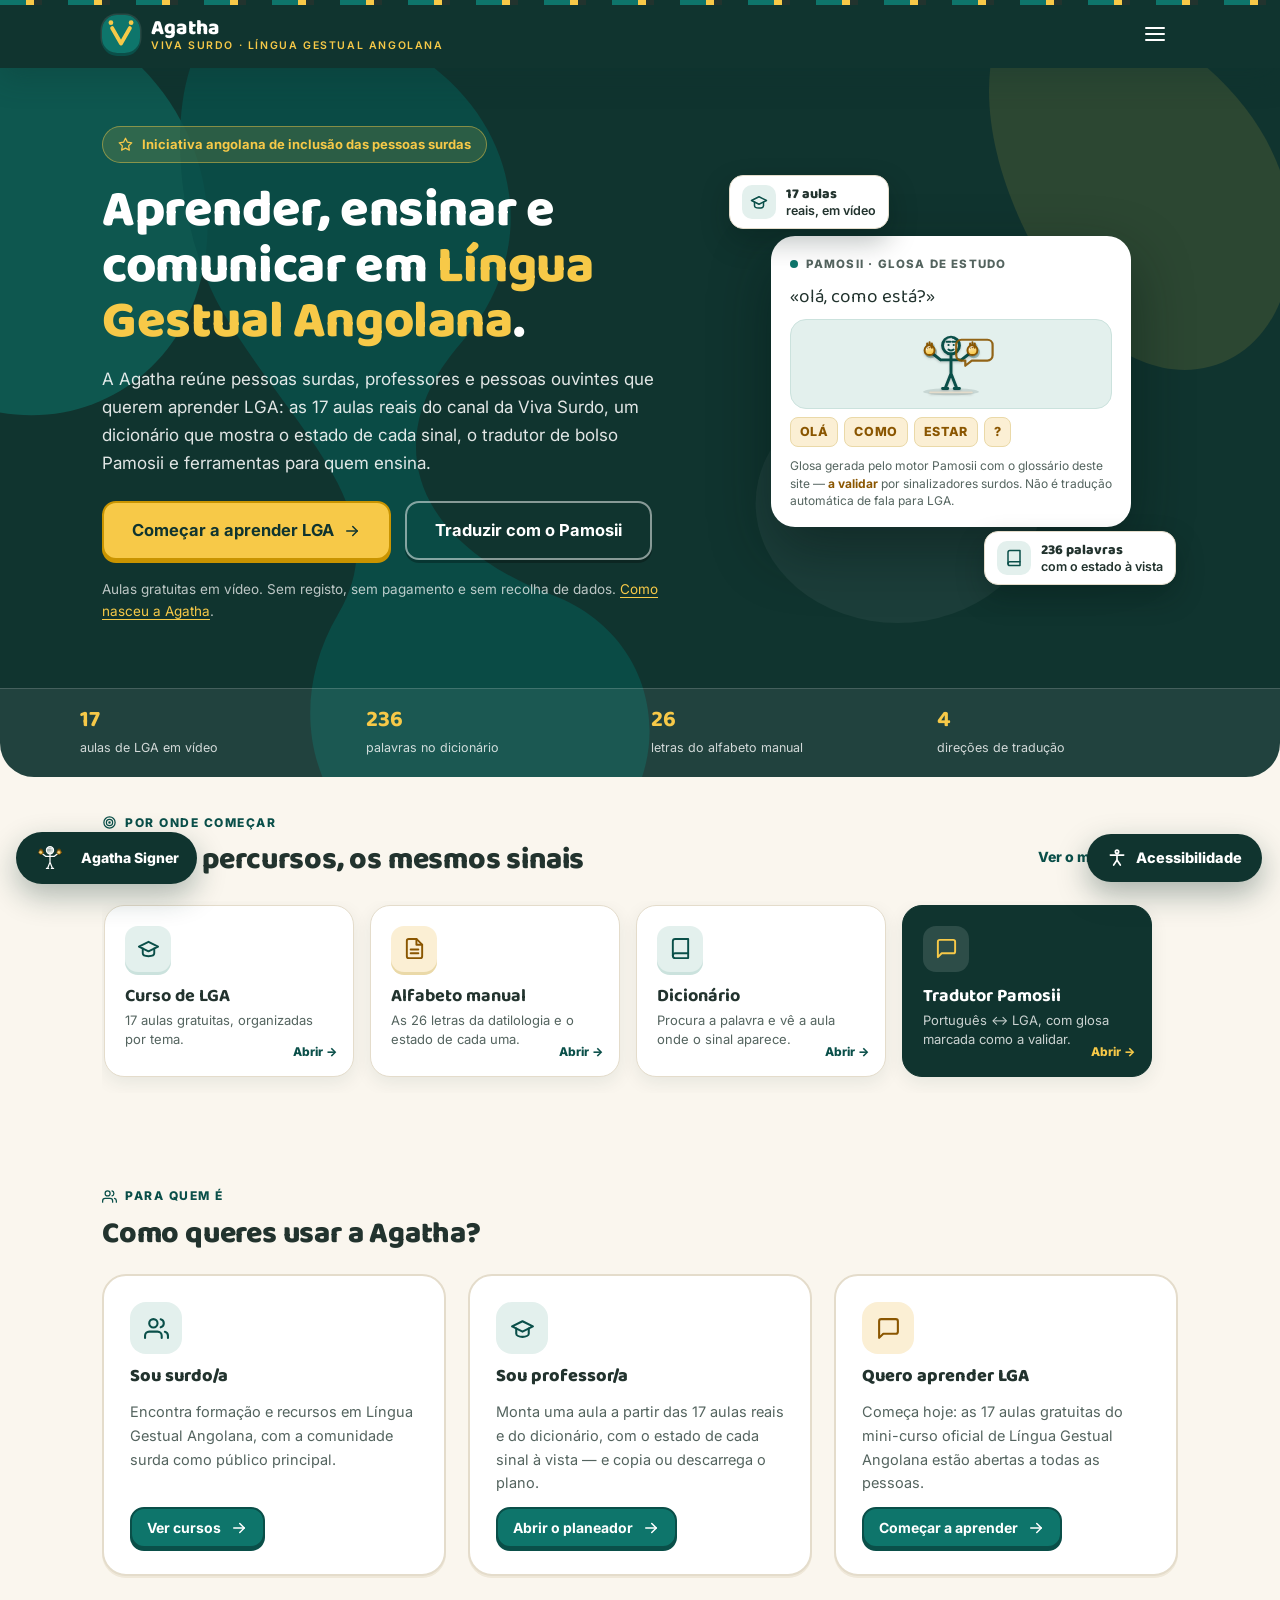
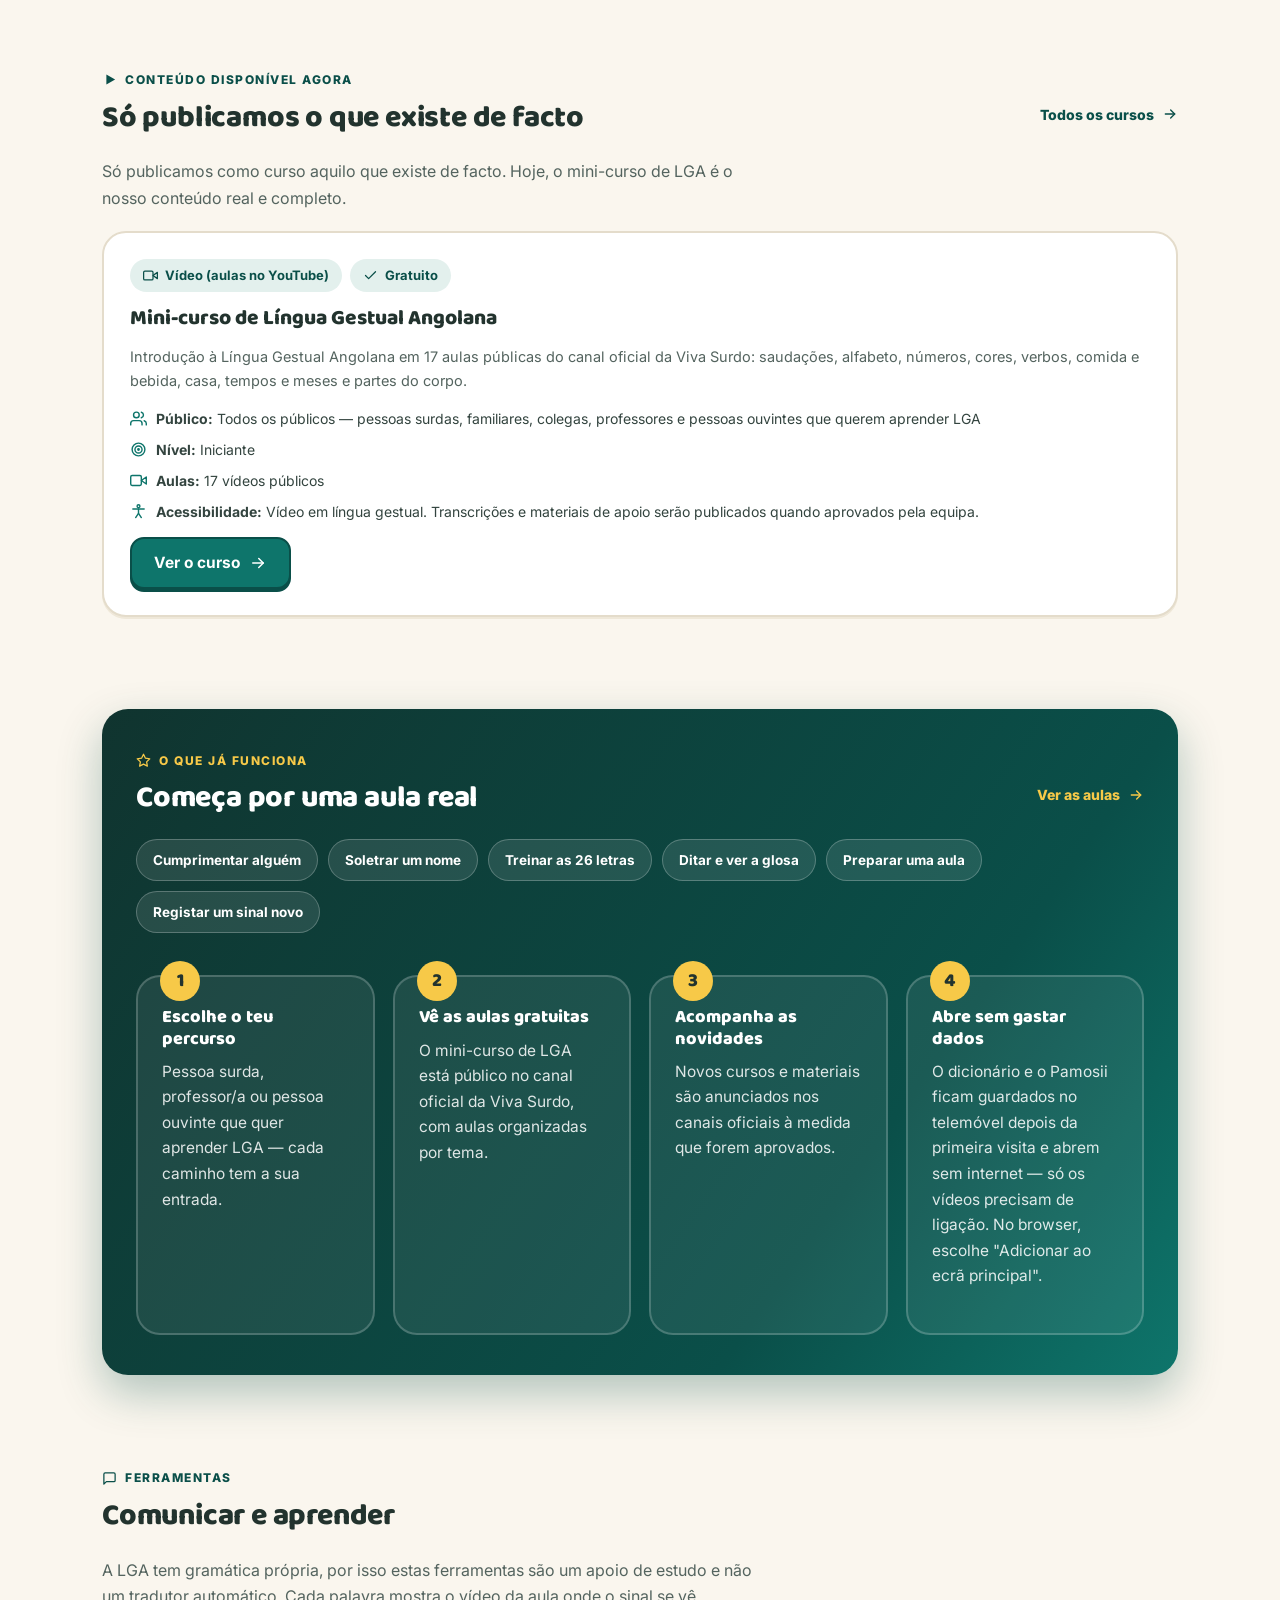
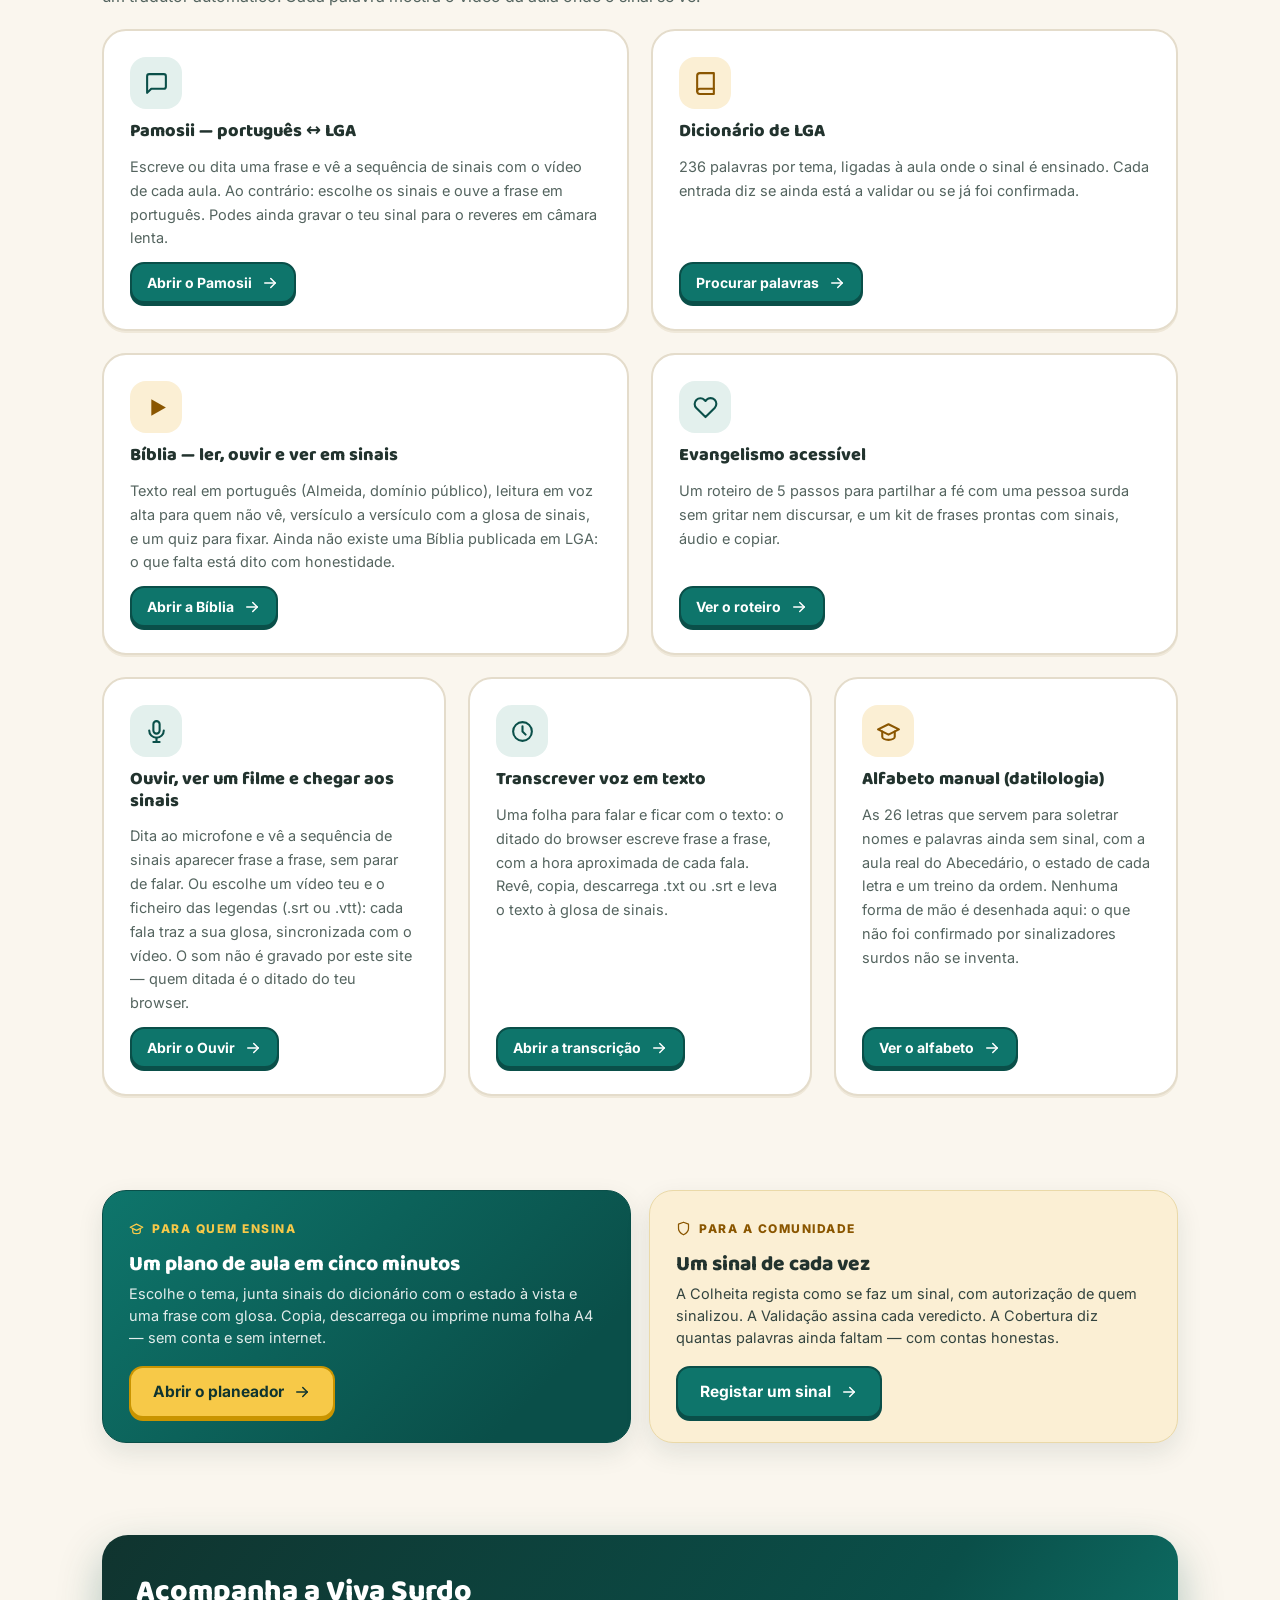
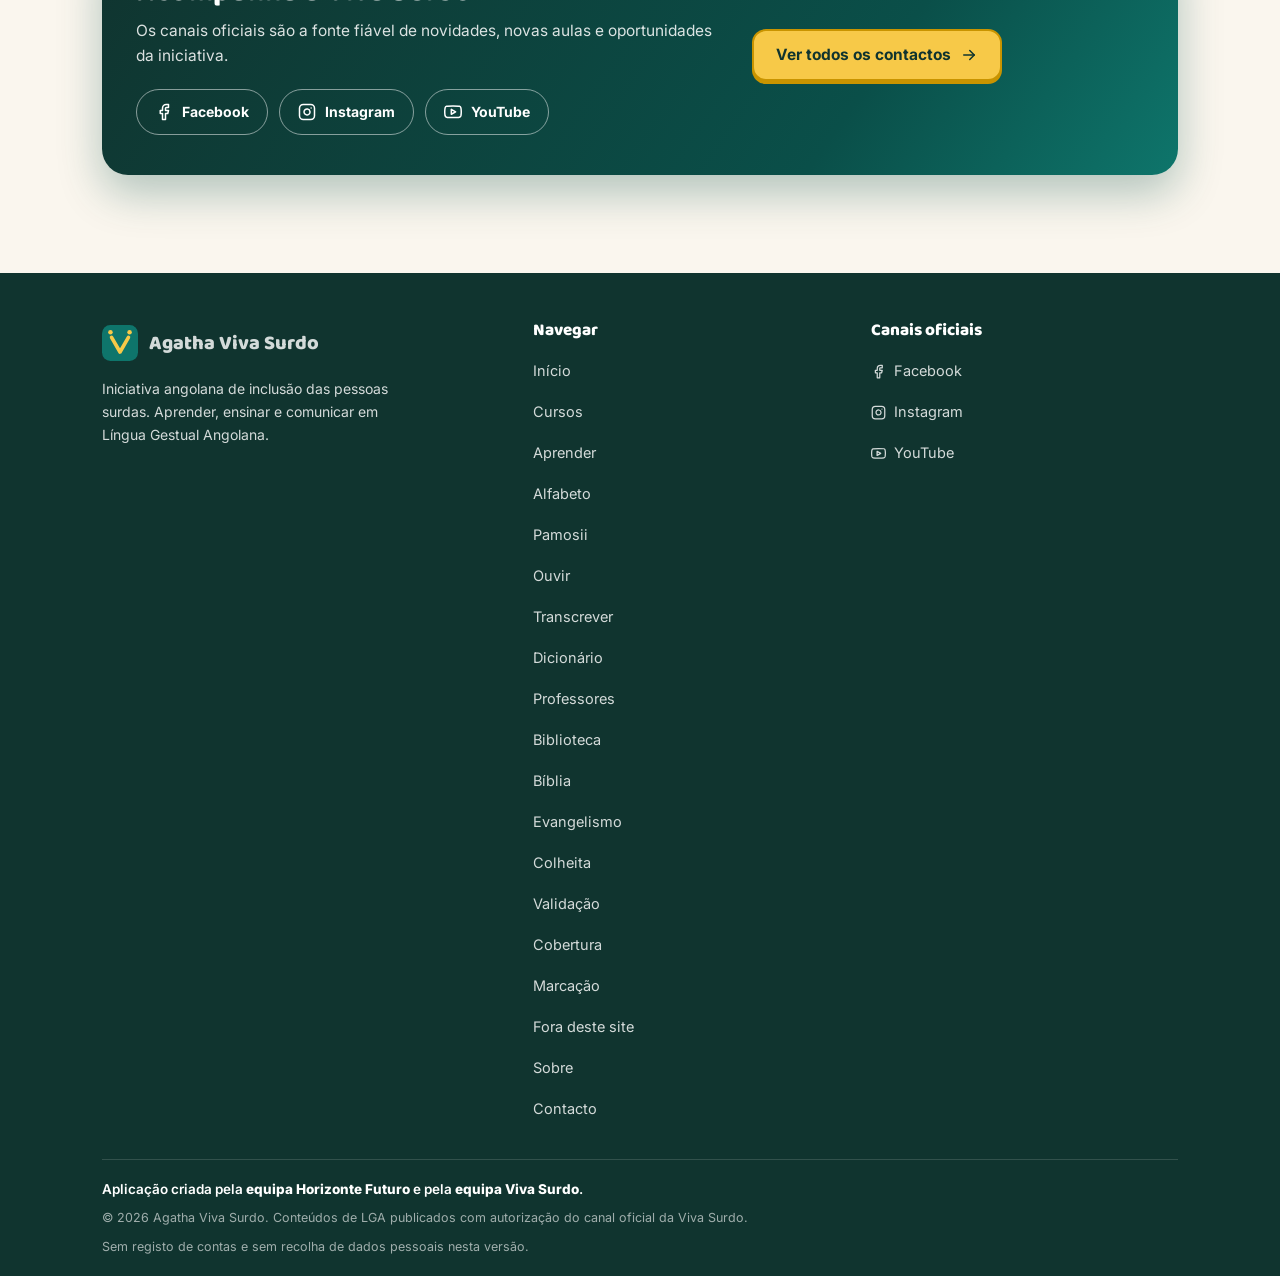
<file: index.html>
<!DOCTYPE html>
<html lang="pt-AO">
<head>
<meta charset="UTF-8">
<meta name="viewport" content="width=device-width, initial-scale=1.0, viewport-fit=cover">
<title>Agatha Viva Surdo — Aprender, ensinar e comunicar em Língua Gestual Angolana</title>
<meta name="description" content="A Agatha é a plataforma da Viva Surdo: aulas gratuitas de Língua Gestual Angolana (LGA), dicionário, tradutor de bolso português-LGA e recursos para professores.">
<meta name="theme-color" content="#10342F">
<!-- Instalável como aplicação (telemóvel): "Adicionar ao ecrã principal" abre a Agatha
     sem barra do browser e funciona sem rede. Os ícones são a marca provisória rasterizada
     de assets/logo-mark.svg — ver README, "Substituir a marca provisória". -->
<link rel="manifest" href="manifest.webmanifest">
<link rel="apple-touch-icon" href="assets/icon-192.png">
<meta name="mobile-web-app-capable" content="yes">
<meta name="apple-mobile-web-app-title" content="Agatha">
<meta property="og:type" content="website">
<meta property="og:locale" content="pt_AO">
<meta property="og:site_name" content="Agatha Viva Surdo">
<meta property="og:title" content="Agatha Viva Surdo — Aprender, ensinar e comunicar em Língua Gestual Angolana">
<meta property="og:description" content="Iniciativa angolana de inclusão das pessoas surdas. Aulas gratuitas de Língua Gestual Angolana (LGA), recursos para professores e conteúdo da comunidade.">
<link rel="icon" type="image/svg+xml" href="assets/logo-mark.svg">
<!-- Marca "Agatha" em wordmark textual provisório — substituir pelo logótipo aprovado pela Viva Surdo (ver README.md) -->
<link rel="preconnect" href="https://fonts.googleapis.com">
<link rel="preconnect" href="https://fonts.gstatic.com" crossorigin>
<!-- miniaturas das aulas (i.ytimg.com) aparecem em quase todas as páginas: ligar cedo poupa uma ida e volta em 3G -->
<link rel="preconnect" href="https://i.ytimg.com">
<link rel="dns-prefetch" href="https://www.youtube-nocookie.com">
<link href="https://fonts.googleapis.com/css2?family=Baloo+2:wght@600;700;800&family=Inter:wght@400;500;600;700;800&display=swap" rel="stylesheet">
<link rel="stylesheet" href="styles.css?v=vs87">
<script>
/* As opções de acessibilidade são guardadas só neste dispositivo (localStorage).
   Aplicá-las antes do primeiro paint evita que a página "salte" de tema/contraste. */
(function () {
  try {
    var p = JSON.parse(localStorage.getItem('vs.a11y') || '{}');
    var h = document.documentElement;
    if (p.temaEscuro) h.setAttribute('data-tema-escuro', '');
    if (p.contraste) h.setAttribute('data-contraste-alto', '');
    if (p.movimento) h.setAttribute('data-movimento-reduzido', '');
    if (p.simples) h.setAttribute('data-leitura-simples', '');
    /* --escala no <html> desde o primeiro paint: o botão flutuante e a barra inferior
       precisam dela para não se sobreporem antes de o app.js montar o #app escalado */
    h.style.setProperty('--escala', ([100, 115, 130, 150].indexOf(p.escala) >= 0 ? p.escala : 100) / 100);
  } catch (e) { /* sem localStorage disponível: usar valores padrão */ }
})();
</script>
</head>
<body>
<a class="skip" href="#conteudo">Saltar para o conteúdo principal</a>
<div id="a11y-root"></div>
<div id="app"></div>
<span id="route-live" class="sr-only" aria-live="polite"></span>
<script src="app.js?v=vs87"></script>
</body>
</html>
</file>
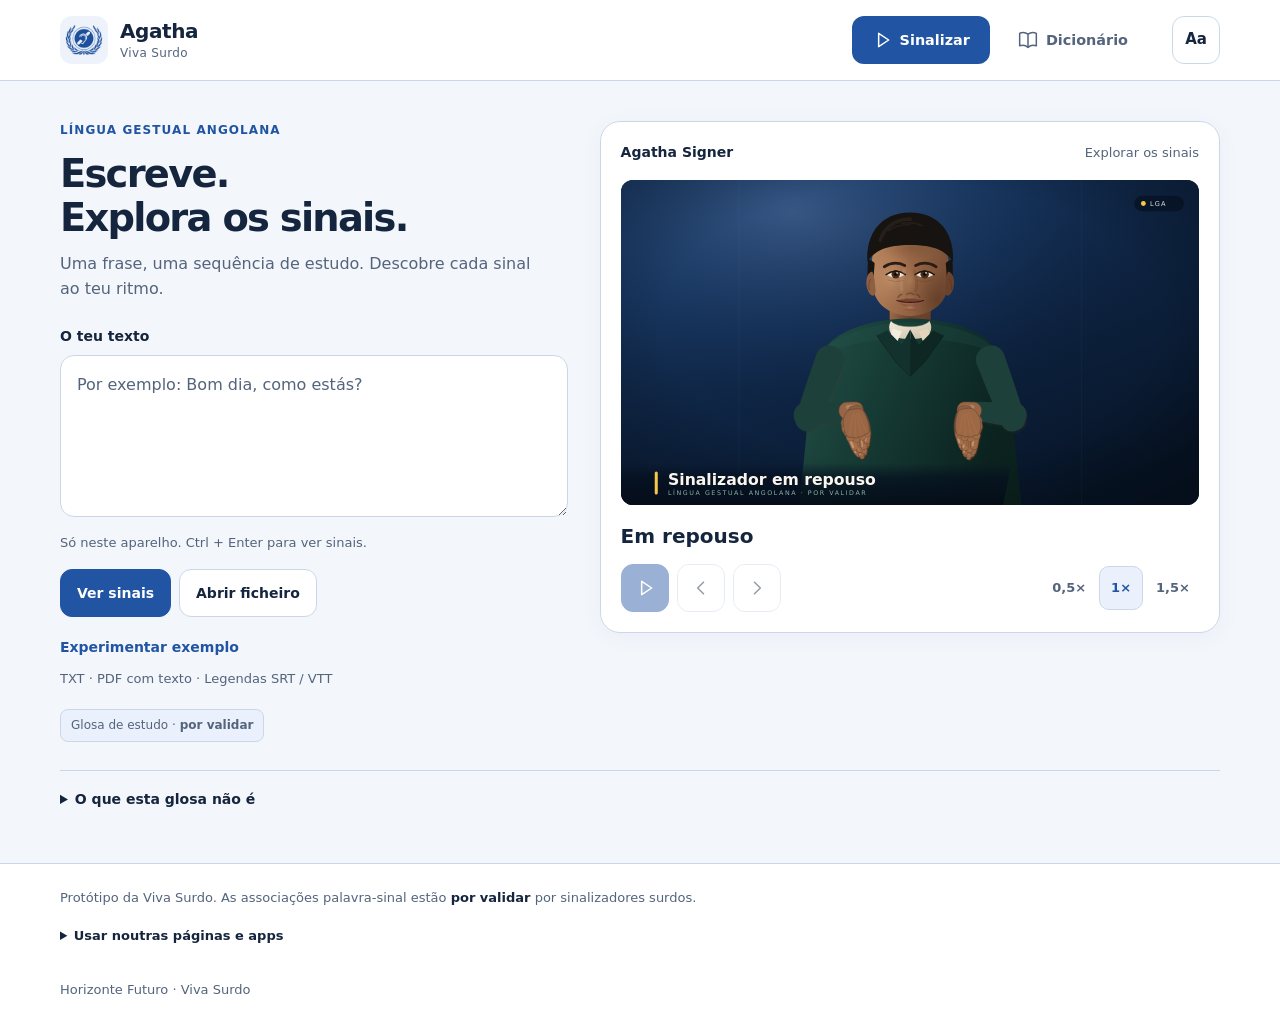
<file: app/index.html>
<!DOCTYPE html>
<html lang="pt-AO">
<head>
<meta charset="UTF-8">
<meta name="viewport" content="width=device-width, initial-scale=1.0, viewport-fit=cover">
<title>Agatha Viva Surdo — Sinalizar</title>
<meta name="description" content="Explora uma glosa de estudo com mãos animadas e um dicionário de sinais em Língua Gestual Angolana. Por validar por sinalizadores surdos. Sem conta, sem recolha de texto.">
<meta name="theme-color" content="#2155a3">
<link rel="manifest" href="manifest.webmanifest">
<link rel="apple-touch-icon" href="assets/vivasurdo-logo-icon-512.png">
<meta name="mobile-web-app-capable" content="yes">
<meta name="apple-mobile-web-app-title" content="Agatha">
<meta property="og:type" content="website">
<meta property="og:locale" content="pt_AO">
<meta property="og:site_name" content="Agatha Viva Surdo">
<meta property="og:title" content="Agatha Viva Surdo — Explora os sinais">
<meta property="og:description" content="Texto e mãos animadas. Glosa de estudo, por validar — não tradução automática.">
<link rel="icon" type="image/png" href="assets/vivasurdo-logo-icon-512.png">
<link rel="stylesheet" href="styles.css?v=vs97">
<script src="theme.js?v=vs97"></script>
</head>
<body>
<a class="skip" href="#conteudo">Saltar para o conteúdo principal</a>
<div id="app"></div>
<span id="route-live" class="sr-only" aria-live="polite"></span>
<script src="dados.js?v=vs97"></script>
<script src="maos.js?v=vs97"></script>
<script src="app.js?v=vs97"></script>
</body>
</html>
</file>
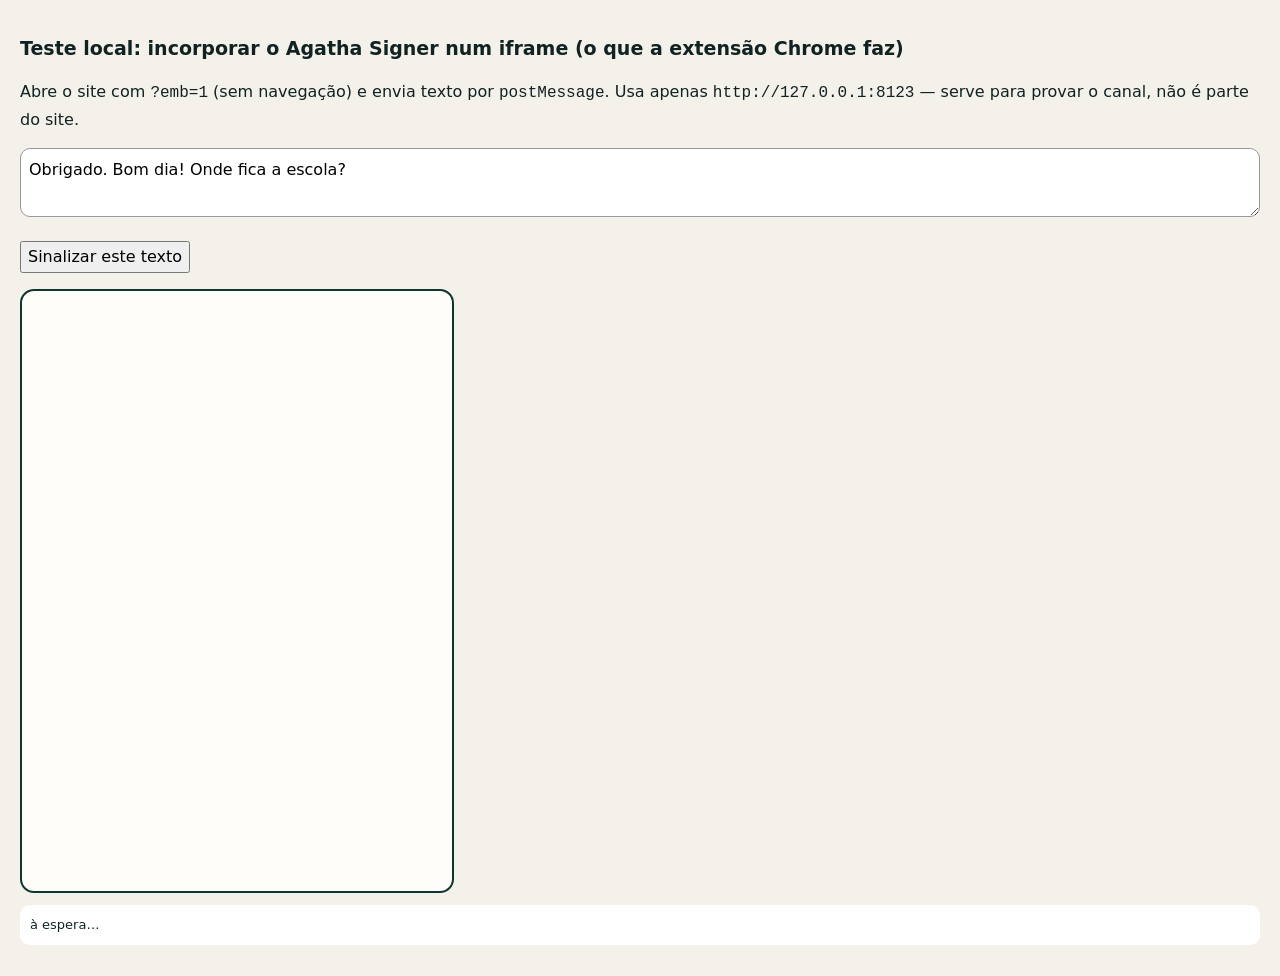
<file: tools/teste-embed.html>
<!DOCTYPE html>
<html lang="pt-AO">
<head>
<meta charset="utf-8">
<title>Teste — incorporar o Agatha Signer</title>
<style>
  body{font:16px/1.6 system-ui;margin:0;padding:20px;background:#f4f1ea;color:#122}
  h1{font-size:19px}
  #sitio{width:min(430px,100%);height:600px;border:2px solid #10342F;border-radius:14px;background:#fffdf7;overflow:hidden}
  #sitio iframe{width:100%;height:100%;border:0;display:block}
  button,textarea{font:inherit}
  #log{white-space:pre-wrap;background:#fff;border-radius:10px;padding:10px;font-size:13px;margin-top:12px}
  #tx{width:100%;min-height:64px;box-sizing:border-box;border-radius:10px;border:1px solid #999;padding:8px}
</style>
</head>
<body>
<h1>Teste local: incorporar o Agatha Signer num iframe (o que a extensão Chrome faz)</h1>
<p>Abre o site com <code>?emb=1</code> (sem navegação) e envia texto por <code>postMessage</code>.
Usa apenas <code>http://127.0.0.1:8123</code> — serve para provar o canal, não é parte do site.</p>
<textarea id="tx">Obrigado. Bom dia! Onde fica a escola?</textarea>
<p><button id="btn" type="button">Sinalizar este texto</button></p>
<div id="sitio"></div>
<p id="log">à espera…</p>
<script>
const SITE = 'http://127.0.0.1:8123';
const log = m => { document.getElementById('log').textContent = m; };
let pronto = false, fila = '';
const f = document.createElement('iframe');
f.src = SITE + '/?emb=1#/pamosii';
f.setAttribute('title', 'Agatha Signer');
document.getElementById('sitio').appendChild(f);

window.addEventListener('message', ev => {
  const d = ev.data;
  if (!d || typeof d !== 'object' || d.tipo !== 'pamosii-signer-pronto') return;
  if (ev.origin !== SITE) { log('ping de origem inesperada: ' + ev.origin); return; }
  pronto = true;
  log('pronto (origem ' + ev.origin + ')' + (fila ? ' — a enviar o texto na fila' : ''));
  if (fila) { const t = fila; fila = ''; enviar(t); }
});

function enviar(t) {
  try { f.contentWindow.postMessage({ tipo: 'pamosii-sinalizar', texto: t }, SITE); }
  catch (e) { log('falhou: ' + e.message); }
}

document.getElementById('btn').addEventListener('click', () => {
  const t = document.getElementById('tx').value.trim();
  if (!pronto) { fila = t; log('ainda sem ping de pronto — texto na fila'); return; }
  enviar(t);
  log('enviado: ' + t);
});
</script>
</body>
</html>
</file>
<file: styles.css>
/* ============================================================================
   Agatha Viva Surdo — folha de estilos
   Identidade provisória: teal profundo + âmbar sobre creme (contraste AA).
   A marca visual será substituída pelo logótipo aprovado (ver README.md).
   ============================================================================ */

:root{
  --ink:#22332E;
  --ink-soft:#33443F;
  --muted:#54645F;
  --teal:#0E756B;
  --teal-deep:#0A4F49;
  --teal-dark:#10342F;
  --teal-tint:#E3F0ED;
  --amber:#F7C948;
  --amber-ink:#8A5600;
  --amber-soft:#FBEFD4;
  --amber-line:#EAD9A8;
  --note-line:#CBE2DD;
  --cream:#FAF6EE;
  --paper:#FFFFFF;
  --line:#E4DCCB;
  --line-soft:#EFE8D9;
  /* tokens usados pelos painéis de acessibilidade (tema escuro / contraste alto) */
  --primary:#0E756B;
  --primary-hover:#0A4F49;
  --primary-fg:#FFFFFF;
  --accent:#0E756B;
  --surface:#FFFFFF;
  --surface-soft:rgba(255,255,255,.58);
  --focus:#C99400;
  --radius:16px;
  --radius-lg:24px;
  --shadow:0 10px 30px rgba(16,52,47,.10);
  --shadow-lg:0 24px 60px rgba(16,52,47,.16);
  --font-h:'Baloo 2',system-ui,sans-serif;
  --font-b:'Inter',system-ui,-apple-system,sans-serif;
  --head-h:68px;
  /* altura da barra inferior no telemóvel; os rótulos podem ir a duas linhas com a escala
     de texto, e 64px é o que mede com duas linhas — assim o espaço reservado nunca falha */
  --tab-h:64px;
}

/* ---------- painel de acessibilidade: temas alternativos ---------- */
[data-tema-escuro]{
  --ink:#EAF3F0;
  --ink-soft:#D2E2DE;
  --muted:#A9C0BA;
  --teal:#3FBFA9;
  --teal-deep:#9EE3D3;
  --teal-dark:#081B18;
  --teal-tint:#153F39;
  --amber:#F7C948;
  --amber-ink:#F8D583;
  --amber-soft:#3A2F12;
  --amber-line:#6B5620;
  --note-line:#2C6058;
  --cream:#0C1C19;
  --paper:#14302A;
  --line:#2A4E46;
  --line-soft:#224238;
  --primary:#0F8378;
  --primary-hover:#0B6C63;
  --primary-fg:#FFFFFF;
  --accent:#5FCDB8;
  --surface:#16342D;
  --surface-soft:rgba(255,255,255,.05);
  --focus:#F7C948;
  --shadow:0 10px 30px rgba(0,0,0,.45);
  --shadow-lg:0 24px 60px rgba(0,0,0,.6);
}
[data-contraste-alto]{
  --ink:#000;
  --ink-soft:#000;
  --muted:#111;
  --teal:#00443C;
  --teal-deep:#002B26;
  --teal-dark:#000;
  --teal-tint:#DFF3EE;
  --amber:#FFD666;
  --amber-ink:#000;
  --amber-soft:#FFF3CF;
  --amber-line:#000;
  --note-line:#000;
  --cream:#FFF;
  --paper:#FFF;
  --line:#000;
  --line-soft:#000;
  --primary:#002B26;
  --primary-hover:#000;
  --primary-fg:#FFF;
  --accent:#002B26;
  --surface:#FFF;
  --surface-soft:#FFF;
  --focus:#000;
  --shadow:none;
  --shadow-lg:none;
}
[data-contraste-alto] a{text-decoration:underline}
[data-contraste-alto] .btn,[data-contraste-alto] .f-chip,[data-contraste-alto] .theme-nav a,
[data-contraste-alto] .aud-card,[data-contraste-alto] .vcard,[data-contraste-alto] .ccard,
[data-contraste-alto] .lib-item,[data-contraste-alto] .dic-grupo,[data-contraste-alto] .pm-dir,
[data-contraste-alto] .pm-ex,[data-contraste-alto] .pm-card,[data-contraste-alto] .pm-meter,
[data-contraste-alto] .pm-dati .pm-letra{border-width:2px;border-color:#000}

/* movimento reduzido (escolha manual, além do preferes do sistema) */
html[data-movimento-reduzido]{scroll-behavior:auto}
[data-movimento-reduzido] *,[data-movimento-reduzido] *::before,[data-movimento-reduzido] *::after{
  animation:none!important;transition:none!important;
}
[data-movimento-reduzido] .rv{opacity:1;transform:none}

/* leitura simples: coluna única, texto maior, decoração de fora */
[data-leitura-simples] body{font-size:18px;line-height:1.85}
[data-leitura-simples] .hero-art,[data-leitura-simples] .side-box img{display:none}
[data-leitura-simples] .grid,[data-leitura-simples] .steps,[data-leitura-simples] .vgrid,
[data-leitura-simples] .foot-in,[data-leitura-simples] .about-grid,[data-leitura-simples] .course-layout,
[data-leitura-simples] .band,[data-leitura-simples] .dic-words{grid-template-columns:1fr!important}
[data-leitura-simples] .hero-in{grid-template-columns:1fr;padding:34px 0}
[data-leitura-simples] p{max-width:70ch}
[data-leitura-simples] .dic-grupo{break-inside:avoid}

/* ---------- reset e base ---------- */
*,*::before,*::after{box-sizing:border-box}
html{-webkit-text-size-adjust:100%;text-size-adjust:100%}
body,button,input,select,textarea{-webkit-tap-highlight-color:transparent}
button,input,select,textarea,summary,a{touch-action:manipulation}
@media(prefers-reduced-motion:no-preference){html{scroll-behavior:smooth}}
body{margin:0;font-family:var(--font-b);font-size:16px;line-height:1.65;color:var(--ink);background:var(--cream)}
img,svg,iframe{max-width:100%}
img{display:block;height:auto}
h1,h2,h3,h4{font-family:var(--font-h);line-height:1.18;color:var(--ink);margin:0 0 .5em;font-weight:800}
h1{font-size:clamp(30px,4.6vw,46px)}
h2{font-size:clamp(23px,3vw,30px)}
h3{font-size:18px}
p{margin:0 0 1em}
a{color:var(--teal-deep);text-decoration-thickness:1px;text-underline-offset:3px}
a:hover{color:var(--teal)}
ul{margin:0 0 1em;padding-left:1.2em}
[id]{scroll-margin-top:calc(var(--head-h) + 16px + env(safe-area-inset-top))}
[hidden]{display:none !important}

/* foco visível em todo o site (âmbar escuro no claro; âmbar no escuro) */
a:focus-visible,button:focus-visible,input:focus-visible,select:focus-visible,
summary:focus-visible,[tabindex]:focus-visible{
  outline:3px solid var(--focus);outline-offset:2px;border-radius:6px;
}
.site-head a:focus-visible,.site-head button:focus-visible,.band a:focus-visible,
.tabbar a:focus-visible,.tabbar button:focus-visible{
  outline-color:var(--amber);
}

/* utilitários */
.sr-only{position:absolute!important;width:1px;height:1px;padding:0;margin:-1px;overflow:hidden;clip:rect(0 0 0 0);white-space:nowrap;border:0}
.skip{position:fixed;top:10px;left:10px;z-index:200;transform:translateY(-160%);background:var(--teal-dark);color:#fff;
  font-weight:700;padding:12px 20px;border-radius:10px;transition:transform .15s;text-decoration:none}
.skip:focus{transform:none;color:#fff}
.wrap{max-width:1120px;margin:0 auto;padding:0 22px}
.section{padding:58px 0}
.section.tight{padding:34px 0}
.muted{color:var(--muted)}
.center{text-align:center}
.grid{display:grid;gap:22px}
.g-2{grid-template-columns:repeat(2,minmax(0,1fr))}
.g-3{grid-template-columns:repeat(3,minmax(0,1fr))}
.g-4{grid-template-columns:repeat(4,minmax(0,1fr));gap:18px}
.g-auto{grid-template-columns:repeat(auto-fill,minmax(min(290px,100%),1fr))}

/* revelação ao fazer scroll (desligada com movimento reduzido) */
.rv{opacity:0;transform:translateY(14px)}
.rv.in{opacity:1;transform:none;transition:opacity .5s ease,transform .5s ease}
@media(prefers-reduced-motion:reduce){
  .rv{opacity:1;transform:none}
  *,*::before,*::after{animation-duration:.001s!important;animation-iteration-count:1!important;transition-duration:.001s!important}
}

/* ---------- botões e chips ---------- */
.btn{display:inline-flex;align-items:center;justify-content:center;gap:9px;min-height:46px;padding:11px 22px;border-radius:999px;
  max-width:100%;flex-wrap:wrap;
  font-family:var(--font-b);font-weight:700;font-size:15.5px;border:2px solid transparent;cursor:pointer;
  text-decoration:none;transition:transform .15s,box-shadow .15s,background .15s,color .15s}
.btn .ic{width:18px;height:18px;flex:none}
.btn:hover{transform:translateY(-2px)}
.btn-p{background:var(--primary);color:var(--primary-fg);box-shadow:0 8px 22px rgba(14,117,107,.28)}
.btn-p:hover{background:var(--primary-hover);color:var(--primary-fg)}
.btn-a{background:var(--amber);color:var(--teal-dark);box-shadow:0 8px 22px rgba(138,86,0,.22)}
.btn-a:hover{background:#F0B92E;color:var(--teal-dark)}
.btn-o{background:transparent;color:var(--teal-deep);border-color:var(--teal-deep)}
.btn-o:hover{background:var(--teal-tint);color:var(--teal-deep)}
.btn-o.on-dark{color:#fff;border-color:rgba(255,255,255,.75)}
.btn-o.on-dark:hover{background:rgba(255,255,255,.12);color:#fff}
.btn-sm{min-height:38px;padding:7px 15px;font-size:14px}
.btn-lg{min-height:52px;padding:14px 28px;font-size:16.5px}

.chip{display:inline-flex;align-items:center;gap:7px;background:var(--teal-tint);color:var(--teal-deep);
  font-weight:700;font-size:13px;padding:6px 13px;border-radius:999px;border:0}
.chip .ic{width:15px;height:15px;flex:none}

/* etiqueta "Em breve" — distinta por forma e texto, não só por cor */
.soon{display:inline-flex;align-items:center;gap:7px;border:2px dashed var(--amber-ink);color:var(--amber-ink);
  background:var(--amber-soft);font-weight:800;font-size:12.5px;padding:5px 12px;border-radius:999px;text-transform:uppercase;letter-spacing:.4px}
.soon .ic{width:14px;height:14px;flex:none}

/* ---------- cabeçalho e navegação ---------- */
.site-head{position:sticky;top:0;z-index:100;background:var(--teal-dark);color:#fff;box-shadow:0 4px 22px rgba(16,52,47,.25);
  padding-top:env(safe-area-inset-top)}
/* o cabeçalho tem de tolerar a escala de texto (que as media queries não vêem): quebra em vez de sair do ecrã */
.nav{display:flex;align-items:center;gap:10px;min-height:var(--head-h);flex-wrap:wrap}
/* a marca pode encolher: com a escala de texto ligada é a legenda "Língua Gestual Angolana"
   que ocupa mais linha, e ela troca-se sozinha em vez de empurrar a página para o lado */
.brand{display:inline-flex;align-items:center;gap:11px;color:#fff;text-decoration:none;margin-right:6px;
  flex:0 1 auto;min-width:0;min-height:44px}
.brand img{width:38px;height:38px;flex:none}
.brand .wm{font-family:var(--font-h);font-weight:800;font-size:21px;line-height:1.05;letter-spacing:.2px}
.brand .wm small{display:block;font-family:var(--font-b);font-weight:600;font-size:10.5px;letter-spacing:.9px;
  text-transform:uppercase;color:var(--amber);overflow-wrap:anywhere}
.nav-links{display:flex;align-items:center;gap:4px;margin-left:auto;flex-wrap:wrap;min-width:0}
/* os 11 rótulos vivem aqui no tamanho compacto: medido, a linha completa precisa de 910px,
   e é esse valor que define o ponto em que o menu hambúrguer assume (ver @media(max-width:1280px)) */
.nav-links a{display:inline-flex;align-items:center;white-space:nowrap;min-height:44px;padding:8px 9px;color:rgba(255,255,255,.85);
  font-weight:600;font-size:13.5px;text-decoration:none;border-radius:10px}
.nav-links a:hover{color:#fff;background:rgba(255,255,255,.10)}
.nav-links a[aria-current="page"]{color:var(--amber);background:rgba(247,201,72,.12)}
.nav-links a[aria-current="page"]::after{content:"";display:block;height:3px;width:22px;margin:-4px auto -6px;
  background:var(--amber);border-radius:99px}
.burger{display:none;margin-left:auto;background:none;border:0;color:#fff;width:46px;height:46px;
  align-items:center;justify-content:center;cursor:pointer;border-radius:10px}
.burger .ic{width:24px;height:24px}
.burger:hover{background:rgba(255,255,255,.12)}
@media(max-width:1280px){
  .burger{display:inline-flex}
  /* nowrap obrigatório: em coluna, o wrap do modo barra transformaria o menu em várias
     colunas assim que o texto é ampliado e a altura máxima começa a contar */
  .nav-links{display:none;position:absolute;left:0;right:0;top:100%;flex-direction:column;flex-wrap:nowrap;align-items:stretch;gap:2px;
    background:var(--teal-dark);padding:12px 16px 18px;border-bottom:1px solid rgba(255,255,255,.14);
    box-shadow:0 26px 50px rgba(16,52,47,.45)}
  /* o menu vive dentro de #app, que é escalado: vh/dvh são pixels do ecrã, enquanto
     --head-h é um pixel de layout já ampliado. Divide-se primeiro o viewport pela escala
     e só depois se tira a altura do cabeçalho — senão o menu fica abaixo da dobra.
     O desconto de 72px é a zona do botão flutuante de acessibilidade (18 de offset + 48 de
     altura + 6 de costura), também em pixels de ecrã: sem ele, a última linha do menu ficava
     por baixo do botão e o toque ia para o sítio errado. */
  .nav-links.open{display:flex;max-height:calc(100vh / var(--escala,1) - var(--head-h) - 72px / var(--escala,1));
    max-height:calc(100dvh / var(--escala,1) - var(--head-h) - 72px / var(--escala,1));overflow-y:auto;overscroll-behavior:contain}
  .nav-links a{width:100%;justify-content:flex-start;font-size:16px;padding:13px 14px}
  .nav-links a[aria-current="page"]::after{display:none}
  .nav-links a[aria-current="page"]{border-left:4px solid var(--amber);border-radius:6px 10px 10px 6px}
}

/* ---------- barra de navegação inferior (telemóvel) ----------
   No telemóvel o polegar decide: os quatro destinos mais usados ficam sempre à mão em baixo
   e o 5.º botão abre O MESMO painel do hambúrguer (aria-controls="nav-links"), porque dois
   menus diferentes na mesma página só serve para confundir. Por isso o .burger desaparece
   nestas condições — ver o bloco em baixo.
   A 2.ª condição é o telemóvel deitado: com 844×390 a largura já não é "de telemóvel", mas o
   polegar e a altura pequena são exactamente o mesmo problema. */
.tabbar{display:none}
@media(max-width:720px), (orientation:landscape) and (max-height:500px){
  /* sticky em vez de fixed: a barra ocupa espaço no fluxo, por isso nunca tapa o rodapé
     nem obriga a calcular reservas — e descansa no fim da página em vez de flutuar */
  .tabbar{display:block;position:sticky;bottom:0;z-index:99;background:var(--teal-dark);
    border-top:1px solid rgba(255,255,255,.16);margin-top:0;
    /* env() são pixels do ecrã; a barra está dentro de #app, que é escalado — divide-se pela escala */
    padding-bottom:calc(env(safe-area-inset-bottom) / var(--escala,1))}
  .tab-in{display:flex;align-items:stretch;min-height:var(--tab-h)}
  .tab{flex:1 1 0;min-width:0;display:flex;flex-direction:column;align-items:center;justify-content:center;
    gap:3px;padding:4px 2px;background:none;border:0;cursor:pointer;color:rgba(255,255,255,.85);
    font-family:var(--font-b);font-weight:700;line-height:1.1;text-decoration:none;
    /* tamanho FÍSICO constante: com a escala de texto ligada o item encolhe em px de layout
       (390px / 1,5 / 5 = 52) e "Dicionário" ia para 3 linhas. A barra é o cais da aplicação,
       não o conteúdo que a pessoa ampliou — divide-se pela escala para renderizar sempre 11px. */
    font-size:calc(11px / var(--escala,1));overflow-wrap:anywhere;
    -webkit-tap-highlight-color:transparent;touch-action:manipulation}
  .tab .ic{width:21px;height:21px;flex:none}
  /* o boneco do Signer no lugar do ícone de fala: fica parado — um ícone que se mexe
     na navegação distrai e competiria com o próprio Signer. */
  .tab-sign{display:flex;align-items:center;justify-content:center;height:21px}
  .tab-sign .sg-fig{width:31px;height:20px;margin:0;color:inherit;flex:none}
  .tab-sign .sg-fig *{animation:none!important}
  .tab-sign .sg-fig .sg-cabeca{fill:rgba(255,255,255,.16)}
  .tab-sign .sg-fig .sg-placa,.tab-sign .sg-fig .sg-sombra-chao,
  .tab-sign .sg-fig .sg-brilho,.tab-sign .sg-fig .sg-mao-sombra{display:none}
  .tab:hover{color:#fff}
  .tab[aria-current="page"],.tab-mais.on{color:var(--amber)}
  /* o hambúrguer do cabeçalho é substituído pelo "Mais" — um interruptor, não dois */
  .burger{display:none}
  /* o menu aberto acaba ACIMA da barra inferior e acima do botão flutuante de acessibilidade
     (60px = 12 de offset + 48 de altura, +6 de costura) — dividido pela escala porque o painel
     vive em px de layout dentro de #app, enquanto o botão flutuante está fora dele.
     Sem isto o 9.º item ficava por baixo do botão de acessibilidade, inatingível ao toque. */
  .nav-links.open{max-height:calc(100vh / var(--escala,1) - var(--head-h) - var(--tab-h) - 66px / var(--escala,1) - env(safe-area-inset-bottom) / var(--escala,1));
    max-height:calc(100dvh / var(--escala,1) - var(--head-h) - var(--tab-h) - 66px / var(--escala,1) - env(safe-area-inset-bottom) / var(--escala,1))}
}
/* contraste alto: rótulos sublinhados só no item activo — a barra já é separada do conteúdo
   pela borda, e sublinhar os cinco ao mesmo tempo não indica onde estás */
@media(max-width:720px), (orientation:landscape) and (max-height:500px){
  [data-contraste-alto] .tab{text-decoration:none}
  [data-contraste-alto] .tab[aria-current="page"],[data-contraste-alto] .tab-mais.on{text-decoration:underline;text-underline-offset:5px}
}

/* ---------- herói ---------- */
.hero{position:relative;overflow:hidden;color:var(--ink);
  background:
    radial-gradient(820px 460px at 88% -10%,rgba(14,117,107,.14),transparent 62%),
    radial-gradient(560px 380px at -6% 108%,rgba(247,201,72,.22),transparent 60%),
    var(--cream)}
.hero-in{display:grid;grid-template-columns:1.15fr .85fr;gap:44px;align-items:center;padding:66px 0 72px}
.eyebrow{display:inline-flex;align-items:center;gap:9px;background:var(--surface);border:1.5px solid var(--line);
  color:var(--teal-deep);font-weight:700;font-size:13px;padding:7px 15px;border-radius:999px;margin-bottom:20px}
.eyebrow .ic{width:15px;height:15px}
.hero h1{margin-bottom:16px}
.hero h1 .hl{color:var(--teal)}
.hero .lead{font-size:17.5px;color:var(--ink-soft);max-width:54ch}
.hero-ctas{display:flex;flex-wrap:wrap;gap:14px;margin-top:26px}
.hero-note{margin-top:18px;font-size:13.5px;color:var(--muted)}
.hero-art{display:grid;place-items:center}
.hero-art svg{width:min(400px,100%);height:auto}

/* ---------- cartões de público ---------- */
.aud-card{display:flex;flex-direction:column;gap:12px;background:var(--paper);border:1.5px solid var(--line);
  border-radius:var(--radius-lg);padding:26px;box-shadow:var(--shadow);transition:transform .18s,box-shadow .18s}
.aud-card:hover{transform:translateY(-4px);box-shadow:var(--shadow-lg)}
.aud-ic{width:52px;height:52px;border-radius:16px;display:grid;place-items:center;flex:none}
.aud-ic .ic{width:25px;height:25px}
.aud-ic.t{background:var(--teal-tint);color:var(--teal-deep)}
.aud-ic.a{background:var(--amber-soft);color:var(--amber-ink)}
.aud-card h3{margin:0}
.aud-card p{margin:0;color:var(--muted);font-size:14.5px;flex:1}
.aud-card .btn{align-self:flex-start}

/* ---------- passos "como funciona" ---------- */
.steps{counter-reset:passo;display:grid;gap:22px;grid-template-columns:repeat(3,1fr)}
.step{background:var(--paper);border:1.5px solid var(--line);border-radius:var(--radius-lg);padding:24px;position:relative;margin-top:16px}
.step::before{counter-increment:passo;content:counter(passo);position:absolute;top:-16px;left:22px;width:40px;height:40px;
  border-radius:50%;background:var(--primary);color:var(--primary-fg);font-family:var(--font-h);font-weight:800;font-size:19px;
  display:grid;place-items:center;box-shadow:0 6px 16px rgba(14,117,107,.35)}
.step h3{margin-top:6px}
.step p{margin:0;color:var(--muted);font-size:14.5px}

/* ---------- cartão de curso ---------- */
.ccard{display:flex;flex-direction:column;gap:14px;background:var(--paper);border:1.5px solid var(--line);
  border-radius:var(--radius-lg);padding:26px;box-shadow:var(--shadow)}
.ccard-top{display:flex;flex-wrap:wrap;gap:8px}
.ccard-t{margin:0;font-size:21px}
.ccard-t a{color:var(--ink);text-decoration:none}
.ccard-t a:hover{color:var(--teal-deep);text-decoration:underline}
.ccard-d{margin:0;color:var(--muted);font-size:14.5px}
.meta-list{list-style:none;margin:0;padding:0;display:flex;flex-direction:column;gap:8px;font-size:14px;flex:1}
.meta-list li{display:flex;align-items:flex-start;gap:9px;color:var(--ink-soft)}
.meta-list .ic{width:17px;height:17px;flex:none;margin-top:3px;color:var(--teal)}
.ccard .btn{align-self:flex-start}

/* categoria "em breve" no catálogo: painel honesto, não cartão de curso */
.cat-soon{display:flex;gap:16px;align-items:flex-start;border:2px dashed var(--line);background:var(--surface-soft);
  border-radius:var(--radius-lg);padding:22px}
.cat-soon .soon{flex:none}
.cat-soon div{min-width:0}
.cat-soon h3{margin:6px 0 4px;font-size:17px}
.cat-soon p{margin:0;font-size:14px;color:var(--muted)}

/* ---------- cartão de vídeo (fachada clicável) ---------- */
.vgrid{display:grid;gap:22px;grid-template-columns:repeat(auto-fill,minmax(min(280px,100%),1fr))}
.vcard{display:flex;flex-direction:column;background:var(--paper);border:1.5px solid var(--line);
  border-radius:var(--radius);overflow:hidden;box-shadow:var(--shadow)}
.vfacade{position:relative;aspect-ratio:16/9;background:var(--teal-dark)}
.vfacade iframe{position:absolute;inset:0;width:100%;height:100%;border:0}
/* aviso "este vídeo precisa de rede" — fora dele o bloco comporta-se como texto normal;
   só dentro de .lib-act (linha de botões com flex-wrap) precisa de ocupar a linha toda.
   Em .vcard, que é flex-direction:column, um flex-basis:100% esticava o aviso para 171px
   com 112px de texto — por isso a regra de linha fica limitada ao container de botões. */
.v-offline{margin:8px 0 0;padding:10px 12px;border:1px dashed var(--line);
  border-radius:10px;background:var(--cream);font-size:14px;font-weight:600;color:var(--ink)}
.lib-act>.v-offline{flex:1 1 100%}
.vplay{position:absolute;inset:0;width:100%;height:100%;padding:0;border:0;background:none;cursor:pointer;display:block}
.vplay img{width:100%;height:100%;object-fit:cover;opacity:.94;transition:opacity .18s}
.vplay:hover img{opacity:1}
.vplay:hover .vbtn,.vplay:focus-visible .vbtn{background:#F0B92E}
.vbtn{position:absolute;top:50%;left:50%;transform:translate(-50%,-50%);width:62px;height:62px;border-radius:50%;
  background:var(--primary);color:var(--primary-fg);display:grid;place-items:center;box-shadow:0 10px 26px rgba(11,46,42,.5);
  transition:background .18s}
.vbtn .ic{width:24px;height:24px;margin-left:3px}
.vmeta{padding:15px 17px 17px;display:flex;flex-direction:column;gap:5px;flex:1}
.vtitle{margin:0;font-size:16px}
.vsub{margin:0;font-size:13px;color:var(--muted);font-weight:600}
.vlink{font-size:13.5px;font-weight:700;display:inline-flex;align-items:center;gap:6px;min-height:24px}
.vlink .ic{width:14px;height:14px}

/* ---------- filtros (catálogo / biblioteca) ---------- */
.filters{display:flex;flex-wrap:wrap;gap:14px;align-items:flex-end;background:var(--paper);border:1.5px solid var(--line);
  border-radius:var(--radius-lg);padding:18px 20px;box-shadow:var(--shadow)}
.f-field{display:flex;flex-direction:column;gap:6px;min-width:0;flex:1 1 220px}
.f-field label{font-weight:700;font-size:13.5px;color:var(--ink-soft)}
.f-field input[type="search"],.f-field input[type="text"]{font:inherit;font-size:16px;padding:11px 14px;border:1.5px solid var(--line);border-radius:12px;
  background:var(--surface);color:var(--ink);min-height:46px;width:100%;max-width:100%;min-width:0}
.f-field input[type="search"]::placeholder,.f-field input[type="text"]::placeholder{color:var(--muted)}
.f-chips{display:flex;flex-wrap:wrap;gap:8px}
.f-chip{display:inline-flex;align-items:center;min-height:44px;padding:8px 16px;border-radius:999px;border:1.5px solid var(--line);
  background:var(--surface);color:var(--ink-soft);font:inherit;font-weight:700;font-size:13.5px;cursor:pointer;transition:.15s}
.f-chip:hover{border-color:var(--teal)}
.f-chip[aria-pressed="true"]{background:var(--primary);border-color:var(--primary);color:var(--primary-fg)}

/* controlos nativos — mesmo tom do site e sempre com área de toque suficiente */
select{font-family:var(--font-b);font-size:14.5px;min-height:44px;min-width:0;padding:9px 12px;border:1.5px solid var(--line);
  border-radius:12px;background:var(--surface);color:var(--ink);max-width:100%}
select:focus-visible{outline:3px solid var(--focus);outline-offset:2px}

/* ---------- página genérica de conteúdo ---------- */
/* top/bottom em longhand: o .page-head partilha o elemento com o .wrap, e um shorthand
   aqui apagava as goteiras laterais de 22px em todas as páginas */
.page-head{padding-top:46px;padding-bottom:10px}
.page-head h1{margin-bottom:10px}
.page-head .lead{font-size:17px;color:var(--muted);max-width:64ch}
.crumbs{display:flex;flex-wrap:wrap;gap:6px;align-items:center;font-size:13.5px;font-weight:600;color:var(--muted);
  list-style:none;margin:0 0 18px;padding:0}
.crumbs li+li::before{content:"›";margin:0 6px;color:var(--line);font-weight:800}
/* o alvo de toque do link do caminho mede 35×16 com apenas o texto — abaixo do mínimo de
   24px. O padding alarga a zona tocável e a margem negativa devolve o espaço à linha, por
   isso a linha do .crumbs fica exactamente onde estava. */
.crumbs a{color:var(--teal-deep);padding:5px 6px;margin:-5px -6px;border-radius:6px}

/* ---------- detalhe de curso ---------- */
.course-layout{display:grid;grid-template-columns:1fr 330px;gap:30px;align-items:start;padding:26px 0 60px}
.course-main{display:flex;flex-direction:column;gap:26px;min-width:0}
.course-side{display:flex;flex-direction:column;gap:18px;position:sticky;top:calc(var(--head-h) + 16px + env(safe-area-inset-top))}
.side-box{background:var(--paper);border:1.5px solid var(--line);border-radius:var(--radius-lg);padding:22px;box-shadow:var(--shadow)}
.side-box h2{font-size:17px;margin-bottom:12px}
.side-box dl{margin:0;display:flex;flex-direction:column;gap:10px}
.side-box dt{font-size:12px;font-weight:800;text-transform:uppercase;letter-spacing:.5px;color:var(--muted)}
.side-box dd{margin:0 0 4px;font-size:14.5px}
.side-box .btn{width:100%;justify-content:center}
.side-note{display:flex;gap:10px;font-size:13px;color:var(--ink-soft);background:var(--amber-soft);
  border:1.5px solid var(--amber-line);border-radius:12px;padding:12px 14px}
.side-note .ic{width:16px;height:16px;flex:none;margin-top:2px;color:var(--amber-ink)}
.course-desc{font-size:16px;color:var(--ink-soft);max-width:70ch}
.obj-list{list-style:none;margin:0;padding:0;display:flex;flex-direction:column;gap:10px}
.obj-list li{display:flex;gap:10px;align-items:flex-start;font-size:15px}
.obj-list .ic{width:19px;height:19px;flex:none;margin-top:3px;color:var(--teal)}

/* módulos com <details> nativo (acessível por teclado e leitor de ecrã) */
.mod{background:var(--paper);border:1.5px solid var(--line);border-radius:var(--radius);overflow:hidden}
.mod summary{display:flex;align-items:center;gap:14px;cursor:pointer;padding:17px 20px;list-style:none;min-height:56px}
.mod summary::-webkit-details-marker{display:none}
.mod summary:hover{background:var(--teal-tint)}
.mod-n{width:34px;height:34px;border-radius:10px;background:var(--primary);color:var(--primary-fg);display:grid;place-items:center;
  font-family:var(--font-h);font-weight:800;font-size:15px;flex:none}
.mod summary h3{margin:0;font-size:16.5px;flex:1}
.mod summary .chev{width:20px;height:20px;flex:none;transition:transform .2s;color:var(--muted)}
.mod[open] summary .chev{transform:rotate(180deg)}
.mod-body{padding:6px 20px 20px}
.mod-body .vgrid{grid-template-columns:repeat(auto-fill,minmax(min(250px,100%),1fr))}
.mod-count{font-size:13px;color:var(--muted);font-weight:700}

/* ---------- aprender LGA ---------- */
.theme-nav{display:flex;flex-wrap:wrap;gap:9px;margin:6px 0 34px}
.theme-nav a{display:inline-flex;align-items:center;gap:7px;min-height:44px;padding:8px 16px;border-radius:999px;
  border:1.5px solid var(--line);background:var(--paper);color:var(--ink-soft);font-weight:700;font-size:13.5px;
  text-decoration:none;transition:.15s}
.theme-nav a:hover{border-color:var(--teal);color:var(--teal-deep);text-decoration:none}
.theme-nav b{background:var(--teal-tint);color:var(--teal-deep);border-radius:99px;font-size:12px;padding:1px 8px}
.theme-sec{padding-top:12px;margin-bottom:38px}
.theme-sec h2{display:flex;align-items:center;gap:11px}
.theme-sec h2 .t-ic{width:38px;height:38px;border-radius:12px;background:var(--teal-tint);color:var(--teal-deep);
  display:grid;place-items:center;flex:none}
.theme-sec h2 .t-ic .ic{width:19px;height:19px}

/* ---------- professores ---------- */
.res-card{display:flex;flex-direction:column;gap:12px;background:var(--paper);border:1.5px solid var(--line);
  border-radius:var(--radius-lg);padding:24px;box-shadow:var(--shadow)}
.res-ic{width:48px;height:48px;border-radius:14px;display:grid;place-items:center;flex:none}
.res-ic.t{background:var(--teal-tint);color:var(--teal-deep)}
.res-ic.a{background:var(--amber-soft);color:var(--amber-ink)}
.res-card h3{margin:0}
.res-card p{margin:0;color:var(--muted);font-size:14.5px;flex:1}
.res-card .btn{align-self:flex-start}

/* ---------- biblioteca ---------- */
.lib-item{display:flex;gap:16px;align-items:flex-start;background:var(--paper);border:1.5px solid var(--line);
  border-radius:var(--radius);padding:18px 20px;box-shadow:var(--shadow)}
.lib-ic{width:44px;height:44px;border-radius:12px;background:var(--teal-tint);color:var(--teal-deep);
  display:grid;place-items:center;flex:none}
.lib-ic .ic{width:21px;height:21px}
.lib-body{min-width:0;flex:1}
.lib-body h3{margin:0 0 3px;font-size:16.5px}
.lib-body h3 a{color:var(--ink);text-decoration:none}
.lib-body h3 a:hover{color:var(--teal-deep);text-decoration:underline}
.lib-meta{display:flex;flex-wrap:wrap;gap:8px 14px;font-size:13.5px;color:var(--muted);font-weight:600}
.lib-act{display:flex;flex-wrap:wrap;gap:10px;margin-top:10px}
/* leitor injetado dentro da lista: precisa de largura própria para o 16/9 funcionar */
.lib-act>.vfacade{width:100%;max-width:460px;flex:1 1 300px}
.lib-list{display:flex;flex-direction:column;gap:14px}

/* itens planeados (em breve) */
.lib-soon{display:flex;gap:14px;align-items:center;border:2px dashed var(--line);border-radius:var(--radius);
  padding:16px 18px;background:var(--surface-soft)}
.lib-soon .lib-ic{background:var(--amber-soft);color:var(--amber-ink)}
.lib-soon h3{margin:0;font-size:15.5px}
.lib-soon p{margin:2px 0 0;font-size:13px;color:var(--muted)}

/* linhas elastistas: com "Tamanho do texto" a 125-175% nada fica maior que o ecrã.
   O zoom é aplicado em #app, por isso as media queries não o vêem — as linhas têm de
   poder encolher e quebrar sozinhas, a qualquer largura. */
.lib-item,.lib-soon,.res-card,.cat-soon,.dic-head,.pm-sent-head,.mod summary{flex-wrap:wrap}
.lib-soon>div,.chan-card>div,.res-card>div,.lib-item>div,.mod summary>div{min-width:0}
.src{overflow-wrap:anywhere}
.src a{overflow-wrap:anywhere}
/* escala extrema (175% num telemóvel pequeno): os itens têm de poder encolher abaixo do
   seu conteúdo mínimo e o texto longo tem de quebrar — senão a página ganha scroll lateral */
.grid>*,.vgrid>*,.g-2>*,.g-3>*,.g-4>*,.pm-cards>*,.dic-words>*,
.about-grid>*,.course-layout>*,.band>*,.steps>*,.foot-in>*,.dic-head>*,.pm-build>*,.pm-frames>*{min-width:0}
.dic-words li{flex-wrap:wrap}
.chip{flex-wrap:wrap;overflow-wrap:anywhere}
.meta-list li{min-width:0}
.meta-list li>*{overflow-wrap:anywhere}
.ccard-t,.ccard-d,.vtitle,.lib-body h3,.chan-card p,.res-card p,.aud-card p{overflow-wrap:anywhere}

/* ---------- sobre ---------- */
.about-grid{display:grid;grid-template-columns:1.1fr .9fr;gap:30px;align-items:start}
.fact-card{background:var(--paper);border:1.5px solid var(--line);border-radius:var(--radius-lg);padding:24px;
  box-shadow:var(--shadow)}
.fact-card h2{font-size:19px;display:flex;align-items:center;gap:10px}
.fact-card h2 .ic{width:21px;height:21px;color:var(--teal)}
.fact-card p{font-size:14.5px;color:var(--ink-soft);margin:0 0 10px}
.src{font-size:12.5px;color:var(--muted)}
.src a{font-weight:700}
.val-card{text-align:center;background:var(--paper);border:1.5px solid var(--line);border-radius:var(--radius-lg);
  padding:22px 16px;box-shadow:var(--shadow)}
.val-card .ic{width:30px;height:30px;color:var(--teal);margin:0 auto 8px}
.val-card h3{margin:0 0 4px;font-size:16px}
.val-card p{margin:0;font-size:13.5px;color:var(--muted)}

/* ---------- contacto ---------- */
.chan-card{display:flex;flex-direction:column;gap:12px;background:var(--paper);border:1.5px solid var(--line);
  border-radius:var(--radius-lg);padding:26px;box-shadow:var(--shadow)}
.chan-ic{width:52px;height:52px;border-radius:16px;display:grid;place-items:center;flex:none;
  background:var(--teal-tint);color:var(--teal-deep)}
.chan-ic .ic{width:25px;height:25px}
.chan-card h3{margin:0}
.chan-card p{margin:0;color:var(--muted);font-size:14px;flex:1}
.chan-card .btn{align-self:flex-start}
.note-band{display:flex;flex-wrap:wrap;gap:14px;align-items:flex-start;background:var(--teal-tint);border:1.5px solid var(--note-line);
  border-radius:var(--radius-lg);padding:20px 22px}
.note-band .ic{width:22px;height:22px;flex:none;color:var(--teal-deep);margin-top:2px}
/* as duas notas em banda larga ficam lado a lado; a 320px com texto a 150%
   um <p> não enrolava e a página ganhava 8px de scroll horizontal medido */
.note-band p{margin:0;flex:1 1 220px;min-width:0;overflow-wrap:anywhere;font-size:14.5px;color:var(--ink-soft)}
.note-band.is-demo{background:var(--amber-soft);border-color:var(--amber-line)}
.note-band.is-demo .ic{color:var(--amber-ink)}
.note-band + .note-band{margin-top:14px}

/* ---------- estados vazios ---------- */
.empty{text-align:center;padding:54px 24px;border:2px dashed var(--line);border-radius:var(--radius-lg);
  background:var(--surface-soft)}
.empty .ic{width:38px;height:38px;color:var(--muted);margin:0 auto 10px}
.empty h3{margin-bottom:6px}
.empty p{color:var(--muted);max-width:46ch;margin:0 auto 16px;font-size:14.5px}
.empty .btn{justify-content:center}

/* ---------- faixa de contacto ---------- */
.band{background:var(--teal-dark);color:#fff;border-radius:var(--radius-lg);padding:44px 36px;
  display:grid;grid-template-columns:1.2fr .8fr;gap:28px;align-items:center}
.band h2{color:#fff;margin-bottom:8px}
.band p{color:rgba(255,255,255,.85);margin:0 0 20px;font-size:15.5px}
.band-links{display:flex;flex-wrap:wrap;gap:11px}
.band-links a{display:inline-flex;align-items:center;gap:9px;min-height:46px;padding:10px 18px;border-radius:999px;
  border:1.5px solid rgba(255,255,255,.5);color:#fff;font-weight:700;font-size:14px;text-decoration:none;transition:.15s}
.band-links a:hover{background:rgba(255,255,255,.14);text-decoration:none}
.band-links .ic{width:18px;height:18px}

/* ---------- rodapé ---------- */
.site-foot{background:var(--teal-dark);color:rgba(255,255,255,.82);margin-top:40px}
.foot-in{display:grid;grid-template-columns:1.3fr 1fr 1fr;gap:32px;padding:48px 0 34px}
.site-foot h2{color:#fff;font-size:17px;margin-bottom:14px}
.site-foot a{color:rgba(255,255,255,.82)}
.site-foot a:hover{color:var(--amber)}
.foot-brand{display:flex;align-items:center;gap:11px;color:#fff;text-decoration:none;margin-bottom:12px;min-height:44px}
.foot-brand img{width:36px;height:36px}
.foot-brand .wm{font-family:var(--font-h);font-weight:800;font-size:20px}
.foot-list{list-style:none;margin:0;padding:0;display:flex;flex-direction:column;gap:9px;font-size:14.5px}
.foot-list a{display:inline-flex;align-items:center;gap:8px;min-height:32px;text-decoration:none}
.foot-list .ic{width:15px;height:15px}
.foot-bottom{border-top:1px solid rgba(255,255,255,.14);padding:18px 0;display:flex;flex-wrap:wrap;gap:8px 24px;
  justify-content:space-between;font-size:12.5px;color:rgba(255,255,255,.6)}
/* o credito das equipas e a primeira linha do rodape em todas as paginas:
   branca e um pouco maior que as notas legais, para se ler sem procurar */
.foot-creditos{color:#fff;font-size:13.5px;font-weight:600;flex:1 1 100%}
.foot-creditos strong{font-weight:800}

/* ---------- 404 ---------- */
.nf{padding:80px 0;text-align:center}
.nf h1{font-size:56px;color:var(--teal);margin-bottom:6px}

/* ---------- responsivo ---------- */
@media(max-width:1020px){
  .g-4{grid-template-columns:repeat(2,minmax(0,1fr))}
  .hero-in{grid-template-columns:1fr;padding:48px 0 56px}
  .hero-art{order:-1}
  .hero-art svg{width:min(300px,80%)}
  .course-layout{grid-template-columns:1fr}
  .course-side{position:static}
  .about-grid{grid-template-columns:1fr}
  .band{grid-template-columns:1fr;padding:36px 26px}
  .steps{grid-template-columns:1fr}
  .foot-in{grid-template-columns:1fr 1fr}
}
@media(max-width:720px){
  .g-3{grid-template-columns:1fr}
  .g-2{grid-template-columns:1fr}
  .g-4{grid-template-columns:1fr}
  .section{padding:42px 0}
  .wrap{padding:0 16px}
  .cat-soon{flex-direction:column}
  .mod summary{padding:14px 16px}
  .mod-body{padding:4px 16px 16px}
  .foot-in{grid-template-columns:1fr;gap:26px}
  .lib-item{flex-wrap:wrap}
}

/* ============================================================================
   Painel de acessibilidade (fixo, presente em todas as páginas)
   ============================================================================ */
.a11y{position:fixed;right:18px;bottom:calc(18px + env(safe-area-inset-bottom));z-index:160;display:flex;flex-direction:column;align-items:flex-end;gap:12px}
.a11y-btn{display:inline-flex;align-items:center;gap:9px;min-height:48px;padding:12px 20px;border-radius:999px;border:0;
  background:var(--teal-dark);color:#fff;font:inherit;font-weight:800;font-size:14.5px;cursor:pointer;
  box-shadow:0 12px 30px rgba(16,52,47,.35)}
.a11y-btn .ic{width:20px;height:20px}
.a11y-btn:hover{background:var(--teal-deep);color:#fff}
.a11y-panel{width:min(340px,calc(100vw - 36px));max-height:calc(100vh - 112px);max-height:calc(100dvh - 112px);
  overflow-y:auto;overscroll-behavior:contain;background:var(--paper);color:var(--ink);border:2px solid var(--line);
  border-radius:var(--radius-lg);padding:18px;box-shadow:var(--shadow-lg)}
/* com a barra inferior do telemóvel (vertical e deitada): o botão flutuante sobe acima dela —
   `var(--tab-h) × escala`, porque o painel está FORA de #app e por isso não é escalado.
   O max-height desconta a barra e o próprio botão: sem isso o conjunto botão+painel ficava
   mais alto que o ecrã e a primeira linha de opções cortava-se no topo.
   Tem de estar aqui, depois das regras base, senão perde na cascata. */
@media(max-width:720px), (orientation:landscape) and (max-height:500px){
  .a11y{right:12px;bottom:calc(12px + var(--tab-h) * var(--escala,1) + env(safe-area-inset-bottom))}
  .a11y-panel{max-height:calc(100vh - var(--tab-h) * var(--escala,1) - 84px);
    max-height:calc(100dvh - var(--tab-h) * var(--escala,1) - 84px)}
}
.a11y-title{font-family:var(--font-h);font-weight:800;font-size:16px;line-height:1.3;margin:0 0 14px;color:var(--ink)}
.a11y-row{display:flex;align-items:center;justify-content:space-between;gap:12px;margin-bottom:14px}
.a11y-lab{font-weight:700;font-size:14px}
.a11y-step{display:inline-flex;align-items:center;gap:8px}
.a11y-step output{min-width:54px;text-align:center;font-weight:800;font-size:14px;font-variant-numeric:tabular-nums}
.a11y-act{width:44px;height:44px;border-radius:12px;border:1.5px solid var(--line);background:var(--surface);
  color:var(--ink);font:inherit;font-weight:800;font-size:14px;cursor:pointer}
.a11y-act:hover{border-color:var(--teal);color:var(--teal-deep)}
.a11y-toggle{display:flex;align-items:center;gap:10px;width:100%;min-height:46px;margin-bottom:8px;padding:10px 14px;
  border-radius:12px;border:1.5px solid var(--line);background:var(--surface);color:var(--ink-soft);font:inherit;
  font-weight:700;font-size:14px;cursor:pointer;text-align:left}
.a11y-toggle .ic{width:18px;height:18px;flex:none;opacity:.3}
.a11y-toggle[aria-pressed="true"]{border-color:var(--primary);background:var(--teal-tint);color:var(--teal-deep)}
.a11y-toggle[aria-pressed="true"] .ic{opacity:1}
.a11y-hr{border:0;border-top:1.5px solid var(--line);margin:14px 0}
.a11y-read{display:flex;align-items:center;justify-content:center;gap:9px;width:100%;min-height:48px;padding:12px;
  border-radius:12px;border:0;background:var(--primary);color:var(--primary-fg);font:inherit;font-weight:800;
  font-size:14.5px;cursor:pointer}
.a11y-read:hover{background:var(--primary-hover);color:var(--primary-fg)}
.a11y-read .ic{width:18px;height:18px}
.a11y-note{font-size:12.5px;color:var(--muted);margin:12px 0 0;line-height:1.55}
.a11y-reset{margin-top:10px;background:none;border:0;color:var(--teal-deep);font:inherit;font-size:13px;font-weight:700;
  text-decoration:underline;cursor:pointer;padding:6px 0;min-height:44px;display:inline-flex;align-items:center;
  justify-content:center}

/* ============================================================================
   Dicionário português <-> LGA
   ============================================================================ */
.dic-count{font-size:13.5px;font-weight:700;color:var(--muted);margin:16px 0 18px}
#dic-chips{margin-top:18px}
.dic-grupo{background:var(--paper);border:1.5px solid var(--line);border-radius:var(--radius-lg);padding:20px 22px;
  margin-bottom:16px;box-shadow:var(--shadow)}
.dic-head{display:grid;grid-template-columns:1fr minmax(0,380px);gap:14px;align-items:end;margin-bottom:14px}
.dic-head h2{margin:0;font-size:19px}
.dic-aulas{display:flex;flex-wrap:wrap;gap:10px;align-items:flex-end;justify-content:flex-end;min-width:0}
.dic-aulas .lib-act{flex:1 1 280px;min-width:0}
.dic-words{list-style:none;margin:0;padding:0;display:grid;grid-template-columns:repeat(auto-fill,minmax(min(200px,100%),1fr));gap:8px}
.dic-words li{display:flex;align-items:center;justify-content:space-between;gap:10px;border:1.5px solid var(--line-soft);
  border-radius:12px;padding:9px 13px;background:var(--surface-soft)}
.dic-w{font-weight:700;font-size:15px}
.dic-badge{font-size:12.5px;font-weight:800;letter-spacing:.3px;text-transform:uppercase;padding:4px 9px;
  border-radius:999px;white-space:nowrap}
.dic-badge.is-a-validar{background:var(--amber-soft);color:var(--amber-ink);border:1.5px dashed var(--amber-ink)}
.dic-badge.is-confirmado{background:var(--teal-tint);color:var(--teal-deep);border:1.5px solid var(--teal-deep)}
.dic-badge.is-demonstracao{background:var(--amber-soft);color:var(--amber-ink);border:1.5px solid var(--amber-line)}
.dic-cta{display:flex;flex-wrap:wrap;align-items:center;gap:8px;margin:18px 0 0;padding:13px 16px;border-radius:14px;
  border:1.5px solid var(--note-line);background:var(--teal-tint);font-size:14.5px;color:var(--ink-soft)}
.dic-cta .ic{width:18px;height:18px;flex:none;color:var(--teal-deep)}
.dic-cta a{color:var(--teal-deep)}

/* ============================================================================
   Pamosii — glosa português <-> LGA, voz e câmara
   ============================================================================ */

/* direcção (PT -> LGA / LGA -> PT) */
.pm-modes{display:flex;flex-wrap:wrap;gap:10px;margin:26px 0 20px}
.pm-mode{display:inline-flex;align-items:center;gap:9px;min-height:48px;padding:11px 20px;border-radius:999px;
  border:1.5px solid var(--line);background:var(--surface);color:var(--ink-soft);font:inherit;font-weight:800;
  font-size:14.5px;cursor:pointer;transition:.15s}
.pm-mode .ic{width:18px;height:18px;flex:none}
.pm-mode:hover{border-color:var(--teal);color:var(--teal-deep)}
.pm-mode[aria-pressed="true"]{background:var(--primary);border-color:var(--primary);color:var(--primary-fg)}

/* as quatro direcções: texto→sinais, voz→sinais, sinais→texto, sinais→voz */
.pm-dirs{display:grid;grid-template-columns:repeat(auto-fit,minmax(min(250px,100%),1fr));gap:12px;margin:24px 0 8px}
.pm-dirs-t{grid-column:1/-1;display:flex;align-items:center;gap:8px;margin:0;font-size:13.5px;font-weight:800;color:var(--muted)}
.pm-dirs-t .ic{width:16px;height:16px;flex:none;color:var(--teal-deep)}
.pm-dir{display:flex;align-items:flex-start;gap:11px;min-height:82px;padding:14px 15px;text-align:left;
  border:1.5px solid var(--line);border-radius:var(--radius);background:var(--surface);color:var(--ink);
  font:inherit;cursor:pointer;box-shadow:var(--shadow);transition:.15s}
.pm-dir .ic{width:20px;height:20px;flex:none;color:var(--teal-deep);margin-top:2px}
.pm-dir span{display:flex;flex-direction:column;gap:3px;min-width:0}
.pm-dir strong{font-family:var(--font-h);font-size:16.5px;line-height:1.25}
.pm-dir em{font-style:normal;font-size:13px;line-height:1.45;color:var(--ink-soft);overflow-wrap:anywhere}
.pm-dir:hover{border-color:var(--teal);background:var(--teal-tint)}
.pm-dir:hover strong,.pm-dir:hover em{color:var(--teal-deep)}

/* frases de exemplo prontas a testar */
.pm-exemplos{margin:14px 0 2px}
.pm-exemplos-t{display:flex;align-items:center;gap:8px;margin:0 0 9px;font-size:13px;font-weight:800;color:var(--muted)}
.pm-exemplos-t .ic{width:15px;height:15px;flex:none;color:var(--teal-deep)}
.pm-exemplos-l{display:flex;flex-wrap:wrap;gap:9px}
.pm-ex{display:inline-flex;align-items:center;font:inherit;font-size:13.5px;font-weight:700;color:var(--ink-soft);
  background:var(--surface);border:1.5px dashed var(--line);border-radius:999px;padding:9px 15px;min-height:44px;
  cursor:pointer;transition:.15s;text-align:left;overflow-wrap:anywhere}
.pm-ex:hover{border-style:solid;border-color:var(--teal);color:var(--teal-deep)}
.pm-ex[aria-pressed="true"]{border-style:solid;border-color:var(--teal-deep);background:var(--teal-tint);color:var(--teal-deep)}

#pm-pt>h2,#pm-lga>h2{font-size:clamp(21px,2.4vw,25px);margin:0 0 14px}
.pm-form .pm-field-lg{flex:1 1 100%;min-width:0}
.pm-field-lg textarea{width:100%;font:inherit;font-size:16px;line-height:1.55;padding:13px 15px;min-height:104px;
  border:1.5px solid var(--line);border-radius:14px;background:var(--surface);color:var(--ink);resize:vertical}
.pm-field-lg textarea::placeholder{color:var(--muted)}

.pm-tools{display:flex;flex-wrap:wrap;gap:10px;align-items:center}
.pm-tools-row{margin:14px 0}
.pm-check{display:inline-flex;align-items:center;gap:9px;min-height:44px;max-width:100%;padding:0 8px;font-weight:700;font-size:14px;
  color:var(--ink-soft);cursor:pointer}
.pm-check input{width:22px;height:22px;flex:none;accent-color:var(--primary)}
.pm-noVoice{display:inline-flex;align-items:center;gap:8px;font-size:13.5px;color:var(--muted);
  background:var(--surface-soft);border:1.5px dashed var(--line);border-radius:12px;padding:10px 14px}
.pm-noVoice .ic{width:17px;height:17px;flex:none}
.pm-hint{font-size:13.5px;color:var(--muted);margin:8px 0}
.pm-hint:empty{display:none}
/* resumo das direcções: o que entra e o que sai, em cada painel */
.pm-io{display:flex;flex-wrap:wrap;align-items:center;gap:8px;margin:0 0 16px;padding:10px 14px;
  border-radius:12px;background:var(--surface-soft);border:1.5px solid var(--line-soft);
  font-size:13.5px;font-weight:600;color:var(--ink-soft)}
.pm-io .ic{width:16px;height:16px;flex:none;color:var(--teal-deep)}
.pm-io strong{color:var(--teal-deep)}
.pm-cobertura{font-size:13.5px;font-weight:800;color:var(--teal-deep);margin:12px 0}
.pm-cobertura:empty{display:none}

/* resultado: uma caixa por frase */
.pm-out{display:flex;flex-direction:column;gap:18px;margin-top:8px}
.pm-sent{background:var(--paper);border:1.5px solid var(--line);border-radius:var(--radius-lg);padding:22px;
  box-shadow:var(--shadow)}
.pm-sent-head{display:flex;flex-wrap:wrap;gap:12px;align-items:center;justify-content:space-between}
.pm-sent-head h3{margin:0;font-size:17.5px}
.pm-sent-head h3 em{font-style:normal;color:var(--teal-deep)}
.pm-gloss{margin:14px 0 16px;padding:14px 16px;border-radius:14px;background:var(--teal-tint);color:var(--ink);
  font-size:15.5px;line-height:1.6;overflow-wrap:anywhere}
.pm-gloss strong{display:block;font-size:12px;letter-spacing:.6px;text-transform:uppercase;color:var(--teal-deep);margin-bottom:5px}

.pm-cards{list-style:none;margin:0;padding:0;display:grid;
  grid-template-columns:repeat(auto-fill,minmax(min(230px,100%),1fr));gap:14px}
.pm-card{display:flex;flex-direction:column;border:1.5px solid var(--line);border-radius:var(--radius);
  background:var(--surface);overflow:hidden}
.pm-novideo{display:grid;place-items:center;gap:8px;aspect-ratio:16/9;padding:10px;
  background:var(--surface-soft);border-bottom:1.5px solid var(--line-soft)}
.pm-novideo .pm-glyph{width:76px;height:70px}
.pm-sem-video{display:inline-flex;align-items:center;gap:6px;font-size:12.5px;font-weight:800;color:var(--amber-ink);text-align:center}
.pm-sem-video .ic{width:14px;height:14px;flex:none}
.pm-word{display:flex;align-items:center;gap:9px;margin:0;padding:13px 15px 3px;
  font-family:var(--font-h);font-weight:800;font-size:17px;color:var(--ink)}
.pm-word .pm-glyph{width:30px;height:28px;flex:none}
.pm-num{width:26px;height:26px;flex:none;border-radius:50%;background:var(--primary);color:var(--primary-fg);
  display:grid;place-items:center;font-weight:800;font-size:13px;font-family:var(--font-b)}
.pm-word-t{min-width:0;overflow-wrap:anywhere}
.pm-tag{display:flex;align-items:center;justify-content:space-between;gap:8px;margin:0;padding:0 15px 14px;
  font-size:12.5px;font-weight:700;color:var(--muted)}

/* barra de cobertura por frase (números estão no texto; a barra é decorativa) */
.pm-meter{display:flex;flex-wrap:wrap;align-items:center;gap:11px;margin:0 0 16px;padding:9px 14px;border-radius:14px;
  border:1.5px solid var(--line-soft);background:var(--surface-soft)}
.pm-meter-bar{flex:1 1 90px;min-width:80px;height:10px;border-radius:999px;background:var(--line);overflow:hidden}
.pm-meter-fill{display:block;height:100%;border-radius:999px;background:var(--teal)}
.pm-meter-t{flex:1 1 210px;font-size:12.5px;font-weight:800;color:var(--teal-deep);overflow-wrap:anywhere}
[data-contraste-alto] .pm-meter-bar{background:#FFF;border:1.5px solid #000}
[data-contraste-alto] .pm-meter-fill{background:#000}

/* alfabeto manual (datilologia) — letras, não sinais */
.pm-dati{display:flex;flex-wrap:wrap;align-content:center;justify-content:center;gap:6px;min-height:104px;
  padding:14px;background:var(--cream);border-bottom:1.5px solid var(--amber-line)}
.pm-dati .pm-letra{display:grid;place-items:center;width:30px;height:34px;border-radius:9px;background:var(--paper);
  border:1.5px solid var(--amber-line);color:var(--amber-ink);font-family:var(--font-h);font-weight:800;font-size:16px}
.pm-badge-dati{font-size:11.5px;font-weight:800;letter-spacing:.3px;text-transform:uppercase;white-space:nowrap;
  padding:4px 9px;border-radius:999px;background:var(--amber-soft);color:var(--amber-ink);border:1.5px solid var(--amber-line)}
.pm-card-dati .pm-word{padding-top:12px}
.pm-nota{margin:0;padding:2px 15px 8px;font-size:12.8px;line-height:1.5;color:var(--ink-soft)}
/* vocabulário de demonstração: tracejado + fachada âmbar, para não se ler como sinal confirmado */
.pm-card-demo{border-style:dashed;border-color:var(--amber-line)}
.pm-card-demo .pm-novideo{background:var(--amber-soft)}
.pm-chip-nome{display:inline-flex;align-items:center;padding:3px 11px;border-radius:999px;font-weight:800;font-size:12.5px;
  background:var(--teal-tint);color:var(--teal-deep);border:1.5px solid var(--note-line)}

.pm-marcas,.pm-omit{display:flex;flex-direction:column;gap:8px;margin-top:14px}
.pm-marcas p,.pm-omit p{display:flex;flex-wrap:wrap;align-items:flex-start;gap:9px;margin:0;padding:11px 14px;
  border-radius:12px;font-size:13.5px;line-height:1.5}
.pm-marcas p{background:var(--teal-tint);color:var(--ink-soft)}
.pm-marcas .ic{width:18px;height:18px;flex:none;color:var(--teal-deep)}
.pm-omit p{border:1.5px dashed var(--line);color:var(--muted)}
.pm-omit .ic{width:16px;height:16px;flex:none}
.pm-desconhecidas{display:flex;flex-wrap:wrap;align-items:center;gap:7px;margin:14px 0 0;font-size:13.5px;color:var(--ink-soft)}
.pm-desconhecidas .ic{width:16px;height:16px;flex:none;color:var(--amber-ink)}
.pm-chip-bad{display:inline-flex;align-items:center;padding:3px 11px;border-radius:999px;font-weight:800;font-size:12.5px;
  background:var(--amber-soft);color:var(--amber-ink);border:1.5px dashed var(--amber-ink)}
/* botão no meio de uma frase: tem de parecer um link, não um botão */
.pm-link{display:inline;min-height:0;padding:3px 1px;border:0;border-radius:0;background:none;color:var(--teal-deep);
  font:inherit;font-weight:800;text-decoration:underline;text-underline-offset:3px;cursor:pointer}
.pm-link:hover{color:var(--teal)}
.pm-libras-hint{margin:8px 0 0;font-size:13.5px;color:var(--ink-soft)}

/* construir do lado dos sinais */
#pm-temas{margin:16px 0 20px}
.pm-build{display:grid;grid-template-columns:minmax(0,1fr) minmax(0,1fr);gap:20px;align-items:start}
.pm-col{background:var(--paper);border:1.5px solid var(--line);border-radius:var(--radius-lg);padding:20px 22px;
  box-shadow:var(--shadow)}
.pm-col h2{margin:0 0 6px;font-size:19px}
.pm-col h2:focus{outline:none}
.pm-col h2:focus-visible{outline:3px solid var(--focus);outline-offset:3px;border-radius:8px}
.pm-count{font-size:13px;font-weight:700;color:var(--muted);margin:0 0 14px}
.pm-words{list-style:none;margin:0;padding:0;display:grid;grid-template-columns:repeat(auto-fill,minmax(150px,1fr));
  gap:8px;max-height:440px;overflow:auto}
.pm-wadd{display:flex;align-items:center;justify-content:space-between;gap:8px;width:100%;min-height:48px;
  padding:9px 12px;border:1.5px solid var(--line);border-radius:12px;background:var(--surface);color:var(--ink);
  font:inherit;font-weight:700;font-size:14px;text-align:left;cursor:pointer;transition:.15s}
.pm-wadd:hover{border-color:var(--teal);background:var(--teal-tint)}
.pm-chain{list-style:none;margin:0 0 14px;padding:0;display:flex;flex-direction:column;gap:8px;min-height:56px}
.pm-chain li{display:flex;align-items:center;gap:10px;padding:7px 11px;border:1.5px solid var(--line);
  border-radius:12px;background:var(--surface-soft)}
.pm-chain-empty{color:var(--muted);font-size:14px;text-align:center;border:2px dashed var(--line);border-radius:12px;padding:18px}
.pm-chain-n{width:26px;height:26px;flex:none;border-radius:50%;background:var(--primary);color:var(--primary-fg);
  display:grid;place-items:center;font-weight:800;font-size:13px}
.pm-chain-w{flex:1;min-width:0;font-weight:800}
.pm-chain-t{font-size:12px;font-weight:700;color:var(--muted)}
.pm-chain-act{display:flex;gap:4px;flex:none}
.pm-chain-act button{width:44px;height:44px;display:grid;place-items:center;border:1.5px solid var(--line);
  border-radius:10px;background:var(--surface);color:var(--ink-soft);font:inherit;font-size:12px;font-weight:800;cursor:pointer}
.pm-chain-act button:hover:not(:disabled){border-color:var(--teal);color:var(--teal-deep)}
.pm-chain-act button:disabled{opacity:.35;cursor:not-allowed}
.pm-chain-act .ic{width:15px;height:15px}
.pm-phrase{margin:0;padding:14px 16px;border-radius:14px;background:var(--teal-tint);color:var(--teal-deep);
  font-family:var(--font-h);font-weight:800;font-size:17px;line-height:1.4;min-height:30px;overflow-wrap:anywhere}
.pm-phrase:empty::before{content:'A frase em português aparece aqui.';font-family:var(--font-b);font-weight:600;
  font-size:14px;color:var(--muted)}

/* câmara: gravar e rever o próprio sinal */
.pm-cam{margin-top:34px;padding:24px;border:1.5px solid var(--line);border-radius:var(--radius-lg);
  background:var(--paper);box-shadow:var(--shadow)}
.pm-cam h2{margin:0 0 8px;font-size:clamp(21px,2.4vw,25px)}
.pm-cam-grid{display:grid;grid-template-columns:repeat(auto-fit,minmax(min(100%,280px),1fr));gap:14px;margin:18px 0 4px}
#pm-cam,#pm-rev{display:none;width:100%;aspect-ratio:4/3;object-fit:cover;border-radius:14px;background:var(--teal-dark)}
#pm-cam.on,#pm-rev:not([hidden]){display:block}
.pm-frames{display:grid;grid-template-columns:repeat(auto-fill,minmax(min(100%,190px),1fr));gap:12px;margin-top:16px}
.pm-frames:empty{display:none}
.pm-frame{margin:0;overflow:hidden;border:1.5px solid var(--line);border-radius:14px;background:var(--surface)}
.pm-frame img{width:100%;height:auto}
.pm-frame figcaption{display:flex;align-items:center;justify-content:space-between;gap:8px;padding:6px 8px 6px 12px;
  font-size:12.5px;font-weight:700}
.pm-frame button{width:44px;height:44px;flex:none;display:grid;place-items:center;border:1.5px solid var(--line);
  border-radius:10px;background:var(--surface);color:var(--ink-soft);cursor:pointer}
.pm-frame button:hover{border-color:var(--teal);color:var(--teal-deep)}
.pm-frame .ic{width:15px;height:15px}
.pm-cammsg{margin:14px 0 0;font-size:13.5px;font-weight:700;color:var(--teal-deep)}
.pm-cammsg:empty{display:none}

/* glifos animados: famílias de movimento, sempre decorativos e com o vídeo ao lado */
.pm-glyph{color:var(--teal-deep);overflow:visible}
.pm-glyph .pm-mao{fill:none;stroke:currentColor;stroke-width:5;stroke-linecap:round;stroke-linejoin:round}
.pm-glyph .pm-onda,.pm-glyph .pm-rumo,.pm-glyph .pm-caixa,.pm-glyph .pm-base,
.pm-glyph .pm-nuvem,.pm-glyph .pm-alvo,.pm-glyph .pm-suporte,.pm-glyph .pm-balao,
.pm-glyph .pm-circulo{fill:none;stroke:var(--amber-ink);stroke-width:4;stroke-linecap:round;stroke-linejoin:round}
.pm-glyph .pm-ponto{fill:var(--amber-ink);stroke:none}
.pm-glyph .pm-letra{fill:var(--amber-ink);stroke:none;font-family:var(--font-h);font-size:15px;font-weight:800}
.pm-glyph .pm-mao{opacity:.92}
/* profundidade: camada de trás = espessura, chão elíptico = apoio. Tudo em tinta,
   nada de fotografias nem de caras de pessoas reais. */
.pm-glyph .pm-mao-sombra{opacity:.2}
.pm-glyph .pm-mao-sombra .pm-mao{stroke-width:6}
.pm-glyph .pm-mao-frente .pm-mao{filter:drop-shadow(0 1.2px 0 rgba(16,52,47,.16))}
.pm-glyph .pm-chao{fill:var(--teal-tint);opacity:.75}
[data-contraste-alto] .pm-glyph .pm-mao-sombra,
[data-contraste-alto] .pm-glyph .pm-chao{display:none}
[data-contraste-alto] .pm-glyph .pm-mao-frente .pm-mao{stroke:#000;filter:none}
@keyframes pm-aceno{0%,100%{transform:rotate(-10deg)}50%{transform:rotate(10deg)}}
@keyframes pm-acao{0%,100%{transform:translate(-6px,4px)}50%{transform:translate(6px,-4px)}}
@keyframes pm-grafema{0%,100%{transform:translateY(0) rotate(-4deg)}50%{transform:translateY(-4px) rotate(4deg)}}
@keyframes pm-contar{0%,100%{transform:translateY(0)}50%{transform:translateY(-6px)}}
@keyframes pm-objeto{0%,100%{transform:translateY(0) scale(1)}50%{transform:translateY(-5px) scale(1.03)}}
@keyframes pm-ponto{0%,100%{transform:scale(1) translate(0)}50%{transform:scale(1.1) translate(3px,-2px)}}
@keyframes pm-qualidade{0%,100%{transform:translateY(3px)}50%{transform:translateY(-3px)}}
@keyframes pm-conversa{0%,100%{transform:translateX(-4px)}50%{transform:translateX(4px)}}
@keyframes pm-ciclo{from{transform:rotate(0)}to{transform:rotate(360deg)}}
.pm-mov-aceno{animation:pm-aceno 1.9s ease-in-out infinite;transform-origin:24% 78%}
.pm-mov-acao{animation:pm-acao 2.2s ease-in-out infinite}
.pm-mov-grafema{animation:pm-grafema 1.7s ease-in-out infinite;transform-origin:50% 82%}
.pm-mov-contar{animation:pm-contar 2s ease-in-out infinite}
.pm-mov-objeto{animation:pm-objeto 2.4s ease-in-out infinite}
.pm-mov-ponto{animation:pm-ponto 1.8s ease-in-out infinite;transform-origin:30% 70%}
.pm-mov-qualidade{animation:pm-qualidade 2.1s ease-in-out infinite}
.pm-mov-conversa{animation:pm-conversa 2.6s ease-in-out infinite}
.pm-mov-ciclo{animation:pm-ciclo 5s linear infinite;transform-origin:50% 50%}
[data-leitura-simples] .pm-glyph{animation:none}

/* ============================================================================
   BÍBLIA (/biblia) — texto real + áudio + glosa por versículo
   Regras de integridade no comentário da secção 8 de app.js: nada aqui afirma
   que existe uma Bíblia em LGA; a glosa é sempre marcada "a validar".
   ============================================================================ */
.bib-seccao{padding-top:8px}
.bib-head-in{display:flex;align-items:center;gap:26px;flex-wrap:wrap}
.bib-head-in>div{flex:1 1 460px;min-width:0}
.bib-head-in .bib-glifo{flex:0 0 auto;width:min(150px,38vw);height:auto}
.note-band.is-biblia{background:var(--cream);border-color:var(--amber-line)}
.note-band.is-biblia .ic{color:var(--amber-ink)}

/* versículo de hoje: o cartão "divertido", mas dentro dos tokens do tema */
.bib-dia{position:relative;overflow:hidden;margin:22px 0 8px;padding:24px 26px;border-radius:var(--radius-lg);
  background:linear-gradient(135deg,var(--teal-tint),var(--amber-soft));border:1.5px solid var(--note-line);
  box-shadow:var(--shadow)}
.bib-dia::after{content:"";position:absolute;right:-40px;top:-40px;width:170px;height:170px;border-radius:50%;
  background:radial-gradient(circle,var(--amber) 0,transparent 68%);opacity:.4;pointer-events:none}
.bib-dia-t{display:flex;align-items:center;gap:8px;margin:0;font-size:12.5px;font-weight:800;letter-spacing:.7px;
  text-transform:uppercase;color:var(--teal-deep)}
.bib-dia-t .ic{width:17px;height:17px;color:var(--amber-ink)}
.bib-dia-v{position:relative;margin:10px 0 4px;font-family:var(--font-h);font-weight:700;
  font-size:clamp(20px,2.6vw,27px);line-height:1.32;color:var(--ink);overflow-wrap:anywhere}
.bib-dia-r{position:relative;margin:0 0 14px;font-size:13.5px;font-weight:800;color:var(--teal-deep)}
.bib-dia-act{position:relative;display:flex;flex-wrap:wrap;gap:10px}

/* chips de passagem (usa .f-chip, acrescenta o tema por baixo) */
.bib-nav{margin:20px 0 6px}
.bib-chip{display:flex;flex-direction:column;align-items:flex-start;gap:2px;min-height:52px;text-align:left}
.bib-chip small{font-size:11.5px;font-weight:700;opacity:.8}

/* leitor */
.bib-leitor{margin-top:18px;padding:26px;border:1.5px solid var(--line);border-radius:var(--radius-lg);
  background:var(--paper);box-shadow:var(--shadow)}
.bib-head{border-bottom:1.5px dashed var(--line);padding-bottom:16px;margin-bottom:6px}
.bib-tema{display:flex;align-items:center;gap:8px;margin:0 0 6px;font-size:12.5px;font-weight:800;
  letter-spacing:.7px;text-transform:uppercase;color:var(--teal-deep)}
.bib-tema .ic{width:16px;height:16px}
.bib-leitor h2{margin:0 0 8px;font-size:clamp(22px,2.8vw,30px);line-height:1.2}
.bib-res{margin:0 0 10px;font-size:15.5px;color:var(--ink-soft);max-width:66ch}
.bib-lic{display:flex;flex-wrap:wrap;align-items:flex-start;gap:8px;margin:0;font-size:12.8px;color:var(--muted);max-width:70ch}
.bib-lic .ic{width:15px;height:15px;flex:none;color:var(--teal-deep);margin-top:1px}

/* barra de áudio */
.bib-audio{display:flex;flex-wrap:wrap;align-items:center;gap:12px;margin:16px 0 6px;padding:14px;
  border-radius:var(--radius);background:var(--surface-soft);border:1.5px solid var(--line-soft)}
.bib-vel{display:inline-flex;flex-wrap:wrap;align-items:center;gap:8px;min-width:0;max-width:100%;
  font-size:13.5px;font-weight:700;color:var(--ink-soft)}
.bib-vel select{min-height:44px;font:inherit;font-size:14px;padding:6px 10px;border-radius:10px;
  min-width:0;flex:1 1 120px;max-width:100%;
  border:1.5px solid var(--line);background:var(--surface);color:var(--ink)}
.bib-verso-cont{margin-left:auto;font-size:12.5px;font-weight:800;color:var(--muted)}
.bib-live{margin:6px 0 14px;font-size:13.5px;font-weight:700;color:var(--teal-deep);min-height:20px}
.bib-live:empty{display:none}

/* lista de versículos */
.bib-versos{list-style:none;margin:0;padding:0;display:flex;flex-direction:column;gap:2px}
.bib-v{display:grid;grid-template-columns:38px minmax(0,1fr) auto;gap:6px 14px;align-items:start;
  padding:14px 12px;border-radius:14px;border:1.5px solid transparent;transition:background .18s,border-color .18s}
.bib-v+.bib-v{border-top:1px solid var(--line-soft)}
.bib-v.is-on{background:var(--amber-soft);border-color:var(--amber-line)}
.bib-vn{display:grid;place-items:center;width:34px;height:34px;border-radius:50%;background:var(--teal-tint);
  color:var(--teal-deep);font-family:var(--font-h);font-weight:800;font-size:14.5px}
.bib-v.is-on .bib-vn{background:var(--amber);color:var(--teal-dark)}
.bib-vt{margin:0;font-size:17px;line-height:1.62;color:var(--ink);overflow-wrap:anywhere}
.bib-vact{display:flex;flex-wrap:wrap;gap:4px;flex:none;min-width:0}
.bib-ico{width:44px;height:44px;display:grid;place-items:center;border:1.5px solid var(--line);border-radius:11px;
  background:var(--surface);color:var(--ink-soft);cursor:pointer;transition:.15s}
.bib-ico:hover{border-color:var(--teal);color:var(--teal-deep);background:var(--teal-tint)}
.bib-ico .ic{width:17px;height:17px}
.bib-ico[aria-pressed="true"]{border-color:var(--amber-ink);background:var(--amber-soft);color:var(--amber-ink)}

/* glosa por versículo */
.bib-glosa{grid-column:2 / -1;margin:2px 0 6px}
.bib-glosa>summary{display:inline-flex;flex-wrap:wrap;align-items:center;gap:4px 9px;min-height:44px;cursor:pointer;
  font-size:13.5px;font-weight:800;color:var(--teal-deep);list-style:none;max-width:100%}
.bib-glosa>summary::-webkit-details-marker{display:none}
.bib-glosa>summary::before{content:"+";display:grid;place-items:center;width:24px;height:24px;flex:none;
  border:1.5px solid var(--teal-deep);border-radius:8px;font-weight:800}
.bib-glosa[open]>summary::before{content:"–"}
.bib-glosa>summary:focus-visible{outline:3px solid var(--focus);outline-offset:3px;border-radius:10px}
.bib-glosa .pm-meter{margin:12px 0}
.bib-gloss{margin:12px 0 0;padding:12px 14px;border-radius:12px;background:var(--teal-tint);
  font-size:14.5px;line-height:1.55;color:var(--ink);overflow-wrap:anywhere}
.bib-gloss strong{display:block;font-size:11.5px;letter-spacing:.6px;text-transform:uppercase;color:var(--teal-deep);margin-bottom:4px}
.bib-falta{display:flex;flex-wrap:wrap;align-items:center;gap:7px;margin:12px 0 0;font-size:13px;color:var(--ink-soft)}
.bib-falta .ic{width:16px;height:16px;flex:none;color:var(--amber-ink)}
/* numa banda flex o <a> deixa de ser inline e perde a excepção do WCAG para
   alvos no meio do texto; 24px de altura é então o mínimo que lhe exige */
.bib-falta a,.bib-falta-l a,.pm-hint a{display:inline-flex;align-items:center;min-height:24px;
  padding:2px 4px;margin:-2px -2px;border-radius:7px;text-underline-offset:2px}

/* modo de teste Libras (vídeo + avatar) */
.bib-libras{margin-top:24px;padding:18px;border:1.5px dashed var(--amber-line);border-radius:var(--radius);
  background:var(--amber-soft)}
.bib-libras h3{display:flex;align-items:center;gap:9px;margin:0 0 8px;font-size:16.5px;color:var(--amber-ink)}
.bib-libras h3 .ic{width:18px;height:18px;flex:none}
.bib-libras .muted{color:#5A4616}
.bib-libras-video{margin:14px 0 10px;border-radius:14px;overflow:hidden;border:1.5px solid var(--amber-line)}
.bib-libras .bib-lic{color:#5A4616}
.bib-vlibras{margin-top:26px;padding:20px;border:1.5px solid var(--line);border-radius:var(--radius-lg);background:var(--surface)}
.bib-vlibras h3{display:flex;align-items:center;gap:9px;margin:0 0 8px;font-size:17px}
.bib-vlibras h3 .ic{width:18px;height:18px;flex:none;color:var(--teal-deep)}
.bib-vlibras-act{display:flex;flex-wrap:wrap;gap:10px;margin-top:12px}
.bib-vlibras-msg{margin:12px 0 0;font-size:13.5px;font-weight:700;color:var(--teal-deep)}

/* progresso + quiz */
.bib-stats{margin-top:28px;padding:20px 22px;border:1.5px solid var(--line);border-radius:var(--radius-lg);background:var(--surface)}
.bib-stats h3{display:flex;align-items:center;gap:9px;margin:0 0 12px;font-size:17px}
.bib-stats h3 .ic{width:18px;height:18px;flex:none;color:var(--teal-deep)}
.bib-stats-l{display:flex;flex-wrap:wrap;gap:9px;margin:0 0 12px}
.bib-stat{display:inline-flex;align-items:center;min-height:38px;padding:6px 14px;border-radius:999px;
  background:var(--teal-tint);color:var(--teal-deep);font-size:13.5px;font-weight:800}
.bib-stars{display:flex;flex-wrap:wrap;gap:8px;margin:0 0 12px}
.bib-star-chip{display:inline-flex;align-items:center;min-height:38px;padding:6px 13px;border-radius:999px;
  border:1.5px solid var(--amber-line);background:var(--amber-soft);color:var(--amber-ink);
  font-size:13px;font-weight:800;text-decoration:none}
.bib-quiz{margin-top:28px;padding:22px;border:1.5px solid var(--note-line);border-radius:var(--radius-lg);background:var(--cream)}
.bib-quiz h3{display:flex;align-items:center;gap:9px;margin:0 0 8px;font-size:18px}
.bib-quiz h3 .ic{width:19px;height:19px;flex:none;color:var(--amber-ink)}
.bib-qform{display:flex;flex-direction:column;gap:14px;margin-top:14px}
/* <fieldset> traz min-width:min-content do browser: sem isto, com a escala de
   texto a 150% a palavra mais longa da pergunta alargava a página toda */
.bib-q{min-width:0;border:1.5px solid var(--line);border-radius:var(--radius);background:var(--surface);padding:16px 18px}
.bib-q legend{font-size:14px;font-weight:800;color:var(--teal-deep);padding:0 6px;overflow-wrap:anywhere}
.bib-q-t{margin:0 0 12px;font-size:16px;line-height:1.6;color:var(--ink);overflow-wrap:anywhere}
.bib-q-opts{display:flex;flex-wrap:wrap;gap:9px}
.bib-qo{display:inline-flex;flex-wrap:wrap;align-items:center;gap:4px 9px;min-height:46px;padding:8px 15px;border-radius:999px;
  max-width:100%;
  border:1.5px solid var(--line);background:var(--paper);font-weight:700;font-size:14.5px;cursor:pointer;transition:.15s}
.bib-qo span{min-width:0;overflow-wrap:anywhere}
.bib-qo:hover{border-color:var(--teal)}
.bib-qo input{width:20px;height:20px;flex:none;accent-color:var(--primary)}
.bib-qo:has(input:checked){border-color:var(--teal-deep);background:var(--teal-tint);color:var(--teal-deep)}
.bib-qo input:focus-visible{outline:3px solid var(--focus);outline-offset:2px}
.bib-q-fb{margin:10px 0 0;font-size:13.5px;font-weight:800;min-height:18px}
.bib-q-fb:empty{display:none}
.bib-q-fb.is-ok{color:var(--teal-deep)}
.bib-q-fb.is-bad,.bib-q-fb.is-vazio{color:var(--amber-ink)}
.bib-q-actions{display:flex;flex-wrap:wrap;align-items:center;gap:12px}
.bib-q-score{font-size:13.5px;font-weight:800;color:var(--teal-deep)}
@keyframes bib-pop{0%{transform:scale(1)}35%{transform:scale(1.02) rotate(-.4deg)}70%{transform:scale(.995) rotate(.3deg)}100%{transform:scale(1)}}
.bib-qform.is-celebra{animation:bib-pop .9s ease-in-out;border-radius:var(--radius)}
.bib-qform.is-celebra .bib-q{border-color:var(--amber)}

/* "o que falta" — lista de trabalho, não promessa */
.bib-falta-box{margin-top:28px;padding:20px 22px;border:1.5px dashed var(--line);border-radius:var(--radius-lg)}
.bib-falta-box h3{margin:0 0 10px;font-size:17px}
.bib-falta-l{list-style:none;margin:0;padding:0;display:flex;flex-direction:column;gap:10px}
.bib-falta-l li{display:flex;flex-wrap:wrap;align-items:flex-start;gap:9px;font-size:14px;line-height:1.55;color:var(--ink-soft)}
.bib-falta-l .ic{width:17px;height:17px;flex:none;color:var(--amber-ink);margin-top:2px}

/* glifo da secção (decorativo) */
.bib-glifo{width:112px;height:102px;color:var(--teal-deep);overflow:visible}
.bib-glifo .pm-mao{fill:none;stroke:currentColor;stroke-width:5;stroke-linecap:round;stroke-linejoin:round;opacity:.92}
.bib-glifo .bib-livro{fill:none;stroke:var(--amber-ink);stroke-width:4;stroke-linecap:round;stroke-linejoin:round}
.bib-glifo .bib-estrela{fill:var(--amber);stroke:none}

/* ============================================================================
   EVANGELISMO (/evangelismo) — roteiro prático + kit de frases
   ============================================================================ */
.ev-h{display:flex;align-items:center;gap:11px;margin:34px 0 12px;font-size:clamp(21px,2.5vw,27px)}
.ev-h .ic{width:23px;height:23px;flex:none;color:var(--teal-deep)}
.ev-roteiro{list-style:none;margin:0;padding:0;display:grid;gap:16px;grid-template-columns:repeat(auto-fit,minmax(min(280px,100%),1fr))}
.ev-passo{background:var(--paper);border:1.5px solid var(--line);border-radius:var(--radius-lg);padding:22px;box-shadow:var(--shadow)}
.ev-passo h3{margin:0 0 8px;font-size:17px;color:var(--teal-deep);overflow-wrap:anywhere}
.ev-passo p{margin:0;font-size:14.5px;line-height:1.6;color:var(--ink-soft)}
.ev-evita{display:flex;flex-wrap:wrap;align-items:flex-start;gap:8px;margin-top:12px;padding-top:12px;
  border-top:1.5px dashed var(--amber-line);font-size:13.5px;color:var(--amber-ink)}
.ev-evita .ic{width:16px;height:16px;flex:none;margin-top:2px}
.ev-grid{display:grid;gap:18px;grid-template-columns:repeat(auto-fill,minmax(min(330px,100%),1fr))}
.ev-card,.ev-verso-card{display:flex;flex-direction:column;gap:10px;background:var(--paper);
  border:1.5px solid var(--line);border-radius:var(--radius-lg);padding:22px;box-shadow:var(--shadow)}
.ev-pt{margin:0;font-family:var(--font-h);font-weight:800;font-size:20px;line-height:1.3;color:var(--ink);overflow-wrap:anywhere}
.ev-nota{display:flex;flex-wrap:wrap;align-items:flex-start;gap:8px;margin:0;font-size:13px;color:var(--muted)}
.ev-nota .ic{width:15px;height:15px;flex:none;color:var(--teal-deep);margin-top:2px}
.ev-gloss{margin:0;padding:11px 13px;border-radius:12px;background:var(--teal-tint);font-size:14px;line-height:1.5;
  color:var(--ink);overflow-wrap:anywhere}
.ev-gloss strong{display:block;font-size:11.5px;letter-spacing:.6px;text-transform:uppercase;color:var(--teal-deep);margin-bottom:3px}
.ev-act{display:flex;flex-wrap:wrap;gap:9px;margin-top:auto}
.ev-verso-t{margin:0;font-family:var(--font-h);font-weight:700;font-size:18px;line-height:1.45;color:var(--ink);overflow-wrap:anywhere}
.ev-verso-r{margin:0;font-size:13px;font-weight:800;color:var(--teal-deep)}
.ev-postura{display:grid;gap:16px;grid-template-columns:repeat(auto-fit,minmax(min(260px,100%),1fr))}
.ev-post{background:var(--surface);border:1.5px solid var(--line);border-radius:var(--radius);padding:20px}
.ev-post h3{margin:0 0 7px;font-size:16.5px;color:var(--teal-deep);overflow-wrap:anywhere}
.ev-post p{margin:0;font-size:14px;line-height:1.6;color:var(--ink-soft)}
.ev-tips{margin:14px 0 0;padding:18px 20px 18px 34px;border:1.5px solid var(--note-line);border-radius:var(--radius);
  background:var(--teal-tint);display:flex;flex-direction:column;gap:10px}
.ev-tips li{font-size:14.5px;line-height:1.6;color:var(--ink-soft)}
/* o painel de teste Libras dentro do Pamosii usa os mesmos avisos da Bíblia */
.pm-teste{margin-top:22px}

/* ---------- tema escuro e contraste alto: nada de texto escuro sobre escuro ---------- */
[data-tema-escuro] .bib-dia{background:linear-gradient(135deg,var(--teal-tint),#2A2A12)}
[data-tema-escuro] .bib-dia-v{color:var(--ink)}
[data-tema-escuro] .bib-libras .muted,[data-tema-escuro] .bib-libras .bib-lic{color:var(--ink-soft)}
[data-tema-escuro] .bib-v.is-on{background:#332B11}
[data-tema-escuro] .bib-ico[aria-pressed="true"]{color:var(--amber)}
[data-tema-escuro] .bib-qform.is-celebra .bib-q{border-color:var(--amber)}
[data-contraste-alto] .bib-leitor,[data-contraste-alto] .bib-dia,[data-contraste-alto] .bib-quiz,
[data-contraste-alto] .bib-stats,[data-contraste-alto] .bib-vlibras,[data-contraste-alto] .bib-libras,
[data-contraste-alto] .ev-card,[data-contraste-alto] .ev-verso-card,[data-contraste-alto] .ev-passo,
[data-contraste-alto] .ev-post,[data-contraste-alto] .ev-tips{background:#FFF;border:2px solid #000}
[data-contraste-alto] .bib-vn,[data-contraste-alto] .bib-v.is-on .bib-vn{background:#000;color:#FFF;border:2px solid #000}
[data-contraste-alto] .bib-ico,[data-contraste-alto] .bib-qo,[data-contraste-alto] .bib-stat,
[data-contraste-alto] .bib-star-chip{border:2px solid #000;color:#000;background:#FFF}
[data-contraste-alto] .bib-dia-v,[data-contraste-alto] .bib-vt,[data-contraste-alto] .ev-pt,
[data-contraste-alto] .ev-verso-t,[data-contraste-alto] .bib-gloss,[data-contraste-alto] .ev-gloss{color:#000}
[data-leitura-simples] .bib-dia::after,[data-leitura-simples] .bib-glifo{display:none}
[data-leitura-simples] .bib-vt,[data-leitura-simples] .ev-pt,[data-leitura-simples] .bib-dia-v{font-size:1.15em;line-height:1.8}

/* Navegação com 11 itens, medida no browser a 1285px: os rótulos compactos somam 910px e a
   marca sem legenda 126px = 1036px dentro dos 1076px da coluna de conteúdo (.wrap, máx. 1120).
   Com a legenda completa ("· Língua Gestual Angolana") a marca passa a 310px, são 1220px e a
   barra passa a ter duas linhas — por isso ela esconde-se também acima de 1280, e o hambúrguer
   assume a 1280: acima disso a barra cabe numa linha de 68px, abaixo disso o menu é um cartão.
   O flex-wrap do .nav é só a rede de segurança para a escala de texto (que as media queries não
   vêem) — quebra em vez de alargar a página; a folga são ~40px.
   O antigo CTA do cabeçalho foi removido: nunca coube nos 1076px, e o herói já tem
   "Começar a aprender LGA" para o mesmo destino. */
/* no telemóvel pequeno a legenda inteira faria o cabeçalho ter três linhas e comer a dobra;
   o nome da língua continua no herói, no menu ("Aprender LGA") e no rodapé */
@media(max-width:560px){.brand .tg-lga{display:none}}
@media(min-width:1281px){.brand .tg-lga{display:none}}
/* "Colheita" (12.º rótulo) não entra na barra de cima em ecrã grande: 910 + ~86 px passaria
   os 1076px e a barra tornava-se duas linhas. Vive no menu (<1281), no rodapé e no herói. */
@media(min-width:1281px){.nav-links a.nav-extra{display:none}}
/* ecrã táctil grande / portátil pequeno: o menu aberto é um cartão alinhado com o conteúdo,
   não uma faixa de telemóvel esticada por 1200px */
@media(min-width:721px) and (max-width:1280px){
  .nav-links{left:auto;right:calc(max(22px, 50vw - 538px));width:min(330px,calc(100vw - 44px));
    padding:10px 12px 14px;border-radius:0 0 16px 16px}
  .nav-links a{font-size:15px;padding:12px 14px}
}
@media(max-width:1020px){
  .pm-build{grid-template-columns:1fr}
  .pm-cam-grid{grid-template-columns:1fr}
}
@media(max-width:720px){
  :root{--head-h:58px}
  .nav{gap:10px}
  .brand img{width:31px;height:31px}
  .brand .wm{font-size:18px}
  .brand .wm small{font-size:9.5px;letter-spacing:.6px}
  .btn-sm{min-height:44px;padding:9px 16px}
  .a11y-btn span{position:absolute;width:1px;height:1px;overflow:hidden;clip:rect(0 0 0 0);white-space:nowrap}
  .hero-in{gap:18px;padding:30px 0 40px}
  .hero-art svg{width:min(210px,58%)}
  .section{padding:34px 0}
  .page-head{padding-top:30px;padding-bottom:8px}
  .foot-bottom{font-size:13.5px}
  /* os links do rodapé são o mapa do site no telemóvel: 44px de área de toque */
  .foot-list a{min-height:44px;min-width:44px}
  .dic-head{grid-template-columns:1fr}
  .dic-aulas{justify-content:flex-start;width:100%}
  .pm-sent,.pm-col,.pm-cam{padding:18px}
  .pm-cards{grid-template-columns:1fr}
  /* os atalhos das quatro direcções ficam numa linha cada, sem a explicação —
     que já está escrita dentro de cada painel; assim o campo de texto não desce do ecrã */
  .pm-dir{align-items:center;min-height:56px;padding:12px 14px}
  .pm-dir em{display:none}
  .pm-exemplos-l{flex-wrap:nowrap;overflow-x:auto;min-width:0;max-width:100%;padding:3px 0 11px;scrollbar-width:thin;
    overscroll-behavior-x:contain;scroll-snap-type:x proximity;-webkit-overflow-scrolling:touch}
  .pm-exemplos-l>*{flex:0 0 auto;scroll-snap-align:start}
  .pm-words{grid-template-columns:1fr;max-height:none}
  .pm-mode{flex:1 1 auto;justify-content:center}
  .pm-chain-t{display:none}
  .pm-frame figcaption{flex-wrap:wrap}
  .pm-field-lg textarea{min-height:118px}
  /* títulos de cartão: link em bloco, com 44px de área de toque sem partir o texto */
  .lib-item h3 a,.vcard .vlink{display:inline-block;min-height:44px;padding:11px 0}
  /* a câmara de um telemóvel é vertical: 3/4 mostra as mãos e a cara sem cortar
     (o /var(--escala,1) mantém as proporções quando o texto está ampliado) */
  #pm-cam,#pm-rev{aspect-ratio:3/4;max-height:calc(62vh / var(--escala,1))}
  /* filas de chips com scroll horizontal — em vez de 5 linhas que empurram o conteúdo */
  .f-chips{flex-wrap:nowrap;overflow-x:auto;min-width:0;max-width:100%;padding:3px 0 11px;scrollbar-width:thin;
    overscroll-behavior-x:contain;scroll-snap-type:x proximity;-webkit-overflow-scrolling:touch}
  .f-chips>*{flex:0 0 auto;scroll-snap-align:start}
  .theme-nav{flex-wrap:nowrap;overflow-x:auto;min-width:0;max-width:100%;padding:3px 0 11px;scrollbar-width:thin;
    overscroll-behavior-x:contain;scroll-snap-type:x proximity;-webkit-overflow-scrolling:touch;margin:6px 0 26px}
  .theme-nav>*{flex:0 0 auto;scroll-snap-align:start}
  /* Bíblia no telemóvel: o número do versículo deixa de ser coluna e passa a estar em linha com
     o texto, porque 38px de coluna + 44px de botões deixava pouco espaço para a palavra */
  .bib-leitor{padding:18px 16px}
  .bib-v{grid-template-columns:30px minmax(0,1fr);gap:4px 10px;padding:12px 8px}
  .bib-vact{grid-column:2 / -1}
  .bib-vn{width:28px;height:28px;font-size:13px}
  .bib-vt{font-size:16.5px}
  .bib-glosa{grid-column:1 / -1}
  .bib-audio{padding:12px}
  .bib-verso-cont{margin-left:0}
  .bib-dia{padding:20px 18px}
  .bib-quiz,.bib-stats,.bib-vlibras{padding:16px 14px}
  .bib-q{padding:14px}
  .bib-qo{min-height:48px}
  .ev-card,.ev-verso-card,.ev-passo{padding:18px}
  .ev-h .ic{width:20px;height:20px}
}
/* telemóvel deitado: menos altura útil, nada de ecrãs que obrigam a rolar para ver a acção */
@media(max-height:470px) and (orientation:landscape){
  :root{--head-h:54px}
  .section{padding:26px 0}
  .hero-in{padding:24px 0 28px}
  .hero-art{display:none}
  #pm-cam,#pm-rev{aspect-ratio:4/3;max-height:calc(46vh / var(--escala,1))}
}

/* ============================================================================
   12. PAMOSSI SIGNER — botao flutuante + painel de bonecos animados
   Regras de integridade (as mesmas do comentario da seccao 12 de app.js):
     - o boneco mostra a FAMILIA DE MOVIMENTO, nunca a forma exacta do sinal;
     - vive FORA de #app, por isso nao e escalado por `style.zoom`: as distancias
       do telemovel dividem a escala quando sao px de #app e multiplicam quando
       sao px do viewport;
     - nada se mexe antes de um toque, e `prefers-reduced-motion` desliga tudo.
   ========================================================================== */
.sg-fab{position:fixed;left:16px;bottom:calc(16px + env(safe-area-inset-bottom));z-index:150;
  display:inline-flex;align-items:center;gap:9px;min-height:52px;padding:9px 18px 9px 12px;border:0;border-radius:999px;
  background:var(--teal-dark);color:#fff;font:inherit;font-weight:800;font-size:14px;cursor:pointer;
  box-shadow:0 12px 30px rgba(16,52,47,.32);-webkit-tap-highlight-color:transparent;touch-action:manipulation}
.sg-fab .sg-fig{width:44px;height:30px;flex:none;color:#fff}
.sg-fab .sg-marca,.sg-fab .sg-chao,.sg-fab .sg-placa,.sg-fab .sg-sombra-chao,
.sg-fab .sg-brilho,.sg-fab .sg-mao-sombra{display:none}
.sg-fab:hover{background:var(--teal-deep);color:var(--teal-dark)}
.sg-fab[aria-expanded="true"]{background:var(--amber);color:var(--teal-dark)}
/* com o painel aberto o botao sai de cena: no telemovel ficava por cima do fecho */
html.sg-on .sg-fab{display:none}
/* na folha de transcrição o microfone ocupa o mesmo canto no telemóvel: o atalho do
   Signer tapava o «Começar a transcrever». A página tem o seu próprio envio para sinais. */
html.tr-rota .sg-fab{display:none}
.sg-painel{position:fixed;right:16px;bottom:calc(16px + env(safe-area-inset-bottom));z-index:170;
  width:min(430px,calc(100vw - 32px));max-height:calc(100vh - 32px);max-height:calc(100dvh - 32px);
  overflow-y:auto;overscroll-behavior:contain;background:var(--paper);color:var(--ink);
  border:2px solid var(--line);border-radius:var(--radius-lg);padding:14px 16px 18px;box-shadow:var(--shadow-lg)}
.sg-topo{display:flex;align-items:center;gap:10px;margin:0 0 10px}
.sg-topo h2{margin:0;font-family:var(--font-h);font-size:19px;line-height:1.25;flex:1;min-width:0}
.sg-topo .ic{width:20px;height:20px;color:var(--teal-deep);flex:none}
.sg-contador{font-weight:800;font-size:13.5px;font-variant-numeric:tabular-nums;color:var(--ink-soft);
  background:var(--teal-tint);border-radius:999px;padding:5px 11px}
.sg-x{width:44px;height:44px;flex:none;border-radius:12px;border:1.5px solid var(--line);background:var(--surface);
  color:var(--ink);font:inherit;font-weight:800;cursor:pointer;display:inline-flex;align-items:center;justify-content:center}
.sg-x .ic{width:20px;height:20px}
.sg-x:hover{border-color:var(--teal);color:var(--teal-deep)}
.sg-aviso{margin:0 0 12px;font-size:13px;line-height:1.6;color:var(--ink-soft);
  background:var(--cream);border:1.5px solid var(--amber-line);border-radius:12px;padding:10px 12px}
.sg-fonte{margin-bottom:12px}
.sg-lbl{display:block;font-weight:700;font-size:13.5px;color:var(--ink-soft);margin-bottom:6px}
#sg-texto{display:block;width:100%;font:inherit;font-size:16px;padding:11px 13px;border:1.5px solid var(--line);
  border-radius:12px;background:var(--surface);color:var(--ink);resize:vertical;min-height:64px}
#sg-texto::placeholder{color:var(--muted)}
.sg-liga{display:flex;flex-wrap:wrap;gap:8px;margin-top:9px}
.sg-priv{margin:8px 0 0;font-size:12.5px;color:var(--muted)}
/* o palco mostra um passo de cada vez; e aqui que o `--sg-d` (1/velocidade) entra */
.sg-palco{border:1.5px solid var(--line-soft);border-radius:var(--radius);padding:14px 12px;margin-bottom:12px;
  background:var(--surface);text-align:center}
.sg-palavra{margin:6px 0 2px;font-family:var(--font-h);font-weight:800;font-size:clamp(22px,6vw,30px);line-height:1.15;
  overflow-wrap:anywhere}
.sg-de{display:block;font-family:var(--font-b);font-weight:700;font-size:13px;color:var(--muted);margin-top:2px}
.sg-meta{margin:2px 0 0;font-size:12.5px;font-weight:700;letter-spacing:.3px;text-transform:uppercase;color:var(--teal-deep)}
.sg-nota{margin:6px 0 0;font-size:13.5px;color:var(--ink-soft)}
.sg-sem-video{display:flex;align-items:center;justify-content:center;gap:7px;margin:10px 0 0;font-size:13.5px;
  font-weight:700;color:var(--amber-ink)}
.sg-sem-video .ic{width:18px;height:18px;flex:none}
.sg-convite{margin:4px 0 0;font-size:13.5px}
.sg-video{margin-top:12px;text-align:left}
/* nota dentro da fachada escura (--teal-dark): com --muted dava 2,17:1 — ilegível. */
.sg-vid-note{margin:6px 0 0;font-size:12.5px;color:#DCEBE4;text-align:center}
[data-contraste-alto] .sg-vid-note{color:#fff}
.sg-vazio{margin:0;font-size:14.5px;color:var(--ink-soft);line-height:1.6}
.sg-ctrl{display:flex;flex-direction:column;gap:8px;margin:0 0 10px}
/* Dois grupos próprios: anterior/reproduzir/seguinte e repetir/velocidade. Sem isto os
   seis controlos enrolavam-se de forma irregular (um por linha no telemóvel), e a barra
   colada ao fundo do painel chegava a medir 267px num painel de 760px. */
.sg-ctrl-r1,.sg-ctrl-r2{display:flex;flex-wrap:wrap;align-items:center;gap:6px}
/* nowrap + padding mais curto: o painel faz ~377px de largura útil e "Anterior /
   Reproduzir / Seguinte" com o padding padrão de .btn enrolava o terceiro botão. */
.sg-ctrl .btn{flex-wrap:nowrap;white-space:nowrap;gap:6px;padding:8px 13px}
.sg-vel-l{font-weight:700;font-size:13px;color:var(--ink-soft)}
.sg-live{margin:0 0 8px;font-size:13px;font-weight:700;color:var(--teal-deep);min-height:18px}
.sg-strip{list-style:none;margin:0 0 10px;padding:0;display:flex;flex-wrap:wrap;gap:6px}
.sg-chip{display:inline-flex;align-items:center;min-height:40px;padding:6px 13px;border-radius:999px;
  border:1.5px solid var(--line);background:var(--surface);color:var(--ink-soft);font:inherit;font-weight:700;
  font-size:13.5px;cursor:pointer;transition:.15s;overflow-wrap:anywhere}
.sg-chip:hover{border-color:var(--teal)}
.sg-chip.on{background:var(--primary);border-color:var(--primary);color:var(--primary-fg)}
.sg-chip.is-letra{font-family:var(--font-h);font-weight:800;min-width:40px;justify-content:center;padding:6px 10px}
.sg-chip.is-letra.on{background:var(--amber);border-color:var(--amber);color:var(--teal-dark)}
.sg-falta{margin:0;font-size:13px;line-height:1.6;color:var(--amber-ink);background:var(--amber-soft);
  border:1.5px solid var(--amber-line);border-radius:12px;padding:10px 12px}
.sg-falta a{color:var(--amber-ink);font-weight:800}

/* a figura: corpo de tinta, sons de voz em âmbar, marca de movimento no canto.
   transform-box:fill-box para que as percentagens do transform-origin sejam
   medidas na própria caixa do grupo — sem isto o SVG roda em volta do viewBox. */
.sg-fig{width:min(220px,68%);height:auto;color:var(--teal-deep);margin:0 auto;display:block;overflow:visible}
.sg-fig .sg-line,.sg-fig .sg-cabeca,.sg-fig .sg-feicao,.sg-fig .sg-chao,.sg-fig .sg-mao circle,.sg-fig .sg-mao path{
  fill:none;stroke:currentColor;stroke-width:4.5;stroke-linecap:round;stroke-linejoin:round}
.sg-fig .sg-cabeca{fill:var(--teal-tint)}
.sg-fig .sg-feicao{stroke-width:3}
.sg-fig .sg-chao{stroke:var(--line);stroke-width:3}
.sg-fig .sg-mao circle,.sg-fig .sg-mao path{stroke:var(--amber-ink);stroke-width:3;fill:none}
.sg-fig .sg-mao-frente circle{fill:var(--sg-mao,var(--amber-soft))}
/* gradientes (stop-color vem do tema, por isso continuam a acompanhar claro/escuro) */
.sg-fig .sg-placa-a{stop-color:var(--teal-tint);stop-opacity:.85}
.sg-fig .sg-placa-b{stop-color:var(--teal-tint);stop-opacity:0}
.sg-fig .sg-cabeca-a{stop-color:#fff;stop-opacity:.4}
.sg-fig .sg-cabeca-b{stop-color:var(--teal-tint)}
.sg-fig .sg-mao-a{stop-color:var(--amber-soft)}
.sg-fig .sg-mao-b{stop-color:var(--amber);stop-opacity:1}
.sg-fig .sg-cabeca{fill:var(--sg-cabeca,var(--teal-tint))}
.sg-fig .sg-placa{opacity:.9}
.sg-fig .sg-sombra-chao{fill:var(--teal-dark);opacity:.13}
.sg-fig .sg-corpo,.sg-fig .sg-maos{filter:drop-shadow(0 2px 1.4px rgba(0,0,0,.18))}
.sg-fig .sg-brilho{fill:none;stroke:#fff;stroke-opacity:.55;stroke-width:2;stroke-linecap:round}
.sg-fig .sg-mao-sombra{opacity:.3}
.sg-fig .sg-mao-sombra circle,.sg-fig .sg-mao-sombra path{stroke:var(--teal-deep);fill:var(--teal-deep);stroke-width:4}
.sg-fig .sg-mao-sombra circle{fill:var(--teal-deep)}
.sg-fig .sg-mao-frente{filter:drop-shadow(0 1px 1px rgba(0,0,0,.2))}
.sg-fig .sg-mao-frente .sg-brilho-mao{stroke:#fff;stroke-opacity:.7;stroke-width:1.6}
.sg-fig .sg-corpo{transform-box:fill-box;transform-origin:50% 92%}
.sg-fig .sg-maos{transform-box:fill-box;transform-origin:50% 78%}
.sg-fig .sg-marca{transform-box:fill-box;transform-origin:50% 50%;opacity:.9}
.sg-fig .sg-marca .pm-onda,.sg-fig .sg-marca .pm-rumo,.sg-fig .sg-marca .pm-caixa,
.sg-fig .sg-marca .pm-base,.sg-fig .sg-marca .pm-nuvem,.sg-fig .sg-marca .pm-alvo,
.sg-fig .sg-marca .pm-suporte,.sg-fig .sg-marca .pm-balao,.sg-fig .sg-marca .pm-circulo{stroke-width:3.4}
@keyframes sg-aceno{0%,100%{transform:rotate(-13deg)}50%{transform:rotate(13deg)}}
@keyframes sg-acao{0%,100%{transform:translate(-7px,5px)}50%{transform:translate(7px,-5px)}}
@keyframes sg-grafema{0%,100%{transform:translate(-5px,2px) rotate(-5deg)}50%{transform:translate(5px,-3px) rotate(5deg)}}
@keyframes sg-contar{0%,100%{transform:translateY(0)}50%{transform:translateY(-8px)}}
@keyframes sg-objeto{0%,100%{transform:translateY(0) scale(1)}50%{transform:translateY(-7px) scale(1.04)}}
@keyframes sg-ponto{0%,100%{transform:translate(0,0)}50%{transform:translate(9px,-4px)}}
@keyframes sg-qualidade{0%,100%{transform:translateY(4px)}50%{transform:translateY(-4px)}}
@keyframes sg-conversa{0%,100%{transform:translateX(-6px)}50%{transform:translateX(6px)}}
@keyframes sg-ciclo{from{transform:rotate(0)}to{transform:rotate(360deg)}}
@keyframes sg-sobe{0%,100%{transform:translateY(0)}50%{transform:translateY(-3px)}}
/* --sg-d = 1/velocidade (definido por sgPintar no palco): a 1,5x o ciclo encurta mesmo */
.sg-fig.sg-mov-aceno .sg-maos{animation:sg-aceno calc(1.9s * var(--sg-d,1)) ease-in-out infinite}
.sg-fig.sg-mov-acao .sg-maos{animation:sg-acao calc(2.2s * var(--sg-d,1)) ease-in-out infinite}
.sg-fig.sg-mov-grafema .sg-maos{animation:sg-grafema calc(1.7s * var(--sg-d,1)) ease-in-out infinite}
.sg-fig.sg-mov-contar .sg-maos{animation:sg-contar calc(1.6s * var(--sg-d,1)) ease-in-out infinite}
.sg-fig.sg-mov-objeto .sg-maos{animation:sg-objeto calc(2.4s * var(--sg-d,1)) ease-in-out infinite}
.sg-fig.sg-mov-ponto .sg-maos{animation:sg-ponto calc(1.8s * var(--sg-d,1)) ease-in-out infinite}
.sg-fig.sg-mov-qualidade .sg-maos{animation:sg-qualidade calc(2.1s * var(--sg-d,1)) ease-in-out infinite}
.sg-fig.sg-mov-conversa .sg-maos{animation:sg-conversa calc(2.6s * var(--sg-d,1)) ease-in-out infinite}
.sg-fig.sg-mov-ciclo .sg-maos{animation:sg-ciclo calc(5s * var(--sg-d,1)) linear infinite}
.sg-fig.sg-mov-aceno .sg-corpo,.sg-fig.sg-mov-conversa .sg-corpo{animation:sg-sobe calc(2.6s * var(--sg-d,1)) ease-in-out infinite}
[data-leitura-simples] .sg-fig,[data-leitura-simples] .sg-fig *{animation:none!important}

/* telemóvel (vertical ou deitado): o painel é uma folha de baixo e sobe acima da
   barra de navegação. --tab-h e env() são px FÍSICOS e a barra está DENTRO de #app
   (escalada), enquanto o painel está FORA (não escalada) — por isso a reserva da
   barra é multiplicada pela escala, tal como faz .a11y. */
@media(max-width:720px), (orientation:landscape) and (max-height:500px){
  .sg-fab{left:10px;bottom:calc(10px + var(--tab-h) * var(--escala,1) + env(safe-area-inset-bottom));
    min-height:48px;padding:7px 14px 7px 9px;font-size:13px}
  .sg-fab .sg-fig{width:38px;height:26px}
  .sg-painel{left:8px;right:8px;bottom:calc(8px + var(--tab-h) * var(--escala,1) + env(safe-area-inset-bottom));
    width:auto;max-height:calc(100vh - var(--tab-h) * var(--escala,1) - 20px);
    max-height:calc(100dvh - var(--tab-h) * var(--escala,1) - 20px);padding:12px 13px 16px;border-radius:20px}
  .sg-fig{width:min(178px,54%)}
  .sg-palco{padding:11px 9px;margin-bottom:0}
  .sg-aviso{font-size:12.5px;padding:9px 11px}
  #sg-texto{min-height:52px}
  .sg-chip{min-height:44px}
  /* Transporte em duas linhas fixas: anterior/reproduzir/seguinte e repetir/velocidade.
     Sem isto o "Reproduzir" esticava ao todo o largor (92px alto) e a barra colada ao
     fundo do painel media 267px — mais de um terço da folha. */
  .sg-ctrl-r1,.sg-ctrl-r2{display:flex;gap:6px;align-items:center}
  .sg-ctrl-r2{margin-top:6px}
  .sg-ctrl .btn{padding:9px 10px;font-size:13.5px;min-height:44px;white-space:nowrap;gap:6px;flex-wrap:nowrap;flex:0 0 auto}
  #sg-play{flex:0 1 auto}
  .sg-vel-l{white-space:nowrap}
  #sg-vel{flex:0 0 auto}
  /* o transporte fica colado ao fundo do painel: com a folha de 760px o palco empurrava
     "Reproduzir" para fora do ecrã, e um leitor de sinais sem o botão à vista não serve.
     As margens negativas vão buscarem o padding do painel para a barra o atravessar todo. */
  .sg-ctrl{gap:0;position:sticky;bottom:0;z-index:2;background:var(--paper);
    margin:0 -13px -16px;padding:10px 13px 14px;border-top:1.5px solid var(--line-soft)}
  .sg-live,.sg-strip,.sg-falta{margin-bottom:10px}
}
/* o botao flutuante de acessibilidade fica no canto de baixo direito; o Signer fica
   na esquerda, por isso nao ha colissao — mas os dois paineis abertos ao mesmo tempo
   sobrepoem-se no telemovel pequeno: o do Signer fica por baixo, e ambos fecham com Escape */
@media(max-width:720px){
  .sg-painel{z-index:155}
}
@media(prefers-reduced-motion:reduce){
  /* o *,*::before,*::after global (linha ~174) já congela o loop com !important; aqui só
     se retira o "deslizar" dos botões, que é uma transição de estado, não movimento. */
  .sg-chip,.sg-fab{transition:none}
}
/* contraste alto: o painel precisa de borda a sério e as chips de sublinhado no activo */
[data-contraste-alto] .sg-painel{border-width:3px;background:#fff;color:#000}
[data-contraste-alto] .sg-aviso,[data-contraste-alto] .sg-falta{background:#fff;color:#000;border-width:2px}
[data-contraste-alto] .sg-chip.on{background:#000;color:#fff;border-color:#000;text-decoration:underline}
[data-contraste-alto] .sg-fig{color:#000}
[data-contraste-alto] .sg-fig .sg-mao circle,[data-contraste-alto] .sg-fig .sg-mao path{stroke:#000;fill:none}
[data-contraste-alto] .sg-fig .sg-cabeca{fill:none}
[data-contraste-alto] .sg-fig .sg-chao{stroke:#000}
[data-contraste-alto] .sg-fig .sg-placa,
[data-contraste-alto] .sg-fig .sg-sombra-chao,
[data-contraste-alto] .sg-fig .sg-brilho,
[data-contraste-alto] .sg-fig .sg-mao-sombra,
[data-contraste-alto] .sg-fig .sg-brilho-mao{display:none}
[data-contraste-alto] .sg-fig .sg-corpo,
[data-contraste-alto] .sg-fig .sg-maos,
[data-contraste-alto] .sg-fig .sg-mao-frente{filter:none}
[data-tema-escuro] .sg-palco{background:var(--surface)}
[data-tema-escuro] .sg-fab{background:var(--amber);color:var(--teal-dark)}

/* ============================================================================
   13. COLHEITA PARTICIPADA (/colher) — registar sinais, só neste aparelho
   As regras (nada é enviado, estado máximo "colhido", câmara sem som) estão no
   comentario da seccao 13 de app.js; este bloco é só apresentação.
   ========================================================================== */
.ch-h{margin-bottom:6px}
.ch-backlog,.ch-form,.ch-cam,.ch-minhas{background:var(--paper);border:1.5px solid var(--line);
  border-radius:var(--radius-lg);padding:20px 22px;margin:0 0 18px;box-shadow:var(--shadow)}
.ch-backlog h2,.ch-form h2,.ch-cam h2,.ch-minhas h2,.ch-envio h2{margin:0 0 6px;
  font-family:var(--font-h);font-size:21px;line-height:1.25}
.ch-backlog h2 .ic,.ch-form h2 .ic,.ch-cam h2 .ic,.ch-minhas h2 .ic,.ch-envio h2 .ic{
  width:21px;height:21px;color:var(--teal-deep);vertical-align:-3px}
.ch-lacunas{list-style:none;margin:12px 0 0;padding:0;display:grid;gap:8px}
.ch-lacunas li{display:flex;align-items:center;flex-wrap:wrap;gap:8px;border:1.5px solid var(--line-soft);
  border-radius:12px;padding:8px 10px;background:var(--surface)}
.ch-lac-w{font-family:var(--font-h);font-weight:800;font-size:17px;flex:1 1 auto;min-width:0;overflow-wrap:anywhere}
.ch-lac-n{font-weight:800;font-size:12.5px;color:var(--amber-ink);background:var(--amber-soft);
  border-radius:999px;padding:4px 10px;font-variant-numeric:tabular-nums}
.ch-lac-act{margin:12px 0 0}
.ch-vazio{margin:12px 0 0;font-size:14px;color:var(--ink-soft);font-style:italic}
.ch-campos{display:grid;grid-template-columns:repeat(auto-fit,minmax(min(240px,100%),1fr));gap:14px;margin-top:14px}
.ch-campo{display:flex;flex-direction:column;gap:6px;margin:0;min-width:0}
.ch-campo-lg{grid-column:1 / -1}
.ch-campo label{font-weight:700;font-size:13.5px;color:var(--ink-soft)}
.ch-campo input,.ch-campo textarea,.ch-campo select{font:inherit;font-size:16px;padding:11px 13px;
  border:1.5px solid var(--line);border-radius:12px;background:var(--surface);color:var(--ink);width:100%;min-width:0}
.ch-campo textarea{resize:vertical;min-height:56px}
.ch-campo input::placeholder,.ch-campo textarea::placeholder{color:var(--muted)}
.ch-ac{display:flex;flex-wrap:wrap;align-items:center;gap:10px;margin:14px 0 0}
.ch-ac .muted{font-size:13px}
.ch-msg{margin:10px 0 0;font-size:14px;font-weight:700;color:var(--teal-deep);min-height:20px}
.ch-cam-grid{display:grid;grid-template-columns:minmax(0,320px) minmax(0,1fr);gap:14px;margin-top:14px;align-items:start}
#ch-cam{display:none;width:100%;border-radius:12px;background:#000;border:1.5px solid var(--line)}
#ch-cam.on{display:block}
.ch-fotos{list-style:none;margin:0;padding:0;display:flex;flex-wrap:wrap;gap:8px;align-items:flex-start}
.ch-fotos li{width:88px}
.ch-fotos img{width:88px;height:66px;object-fit:cover;border-radius:10px;border:1.5px solid var(--line);display:block}
.ch-fotos-n{width:100%;font-size:12.5px;color:var(--muted)}
.ch-n{display:inline-flex;align-items:center;justify-content:center;min-width:30px;height:30px;padding:0 8px;
  border-radius:999px;background:var(--teal-tint);color:var(--teal-deep);font-size:14px;font-weight:800;
  font-variant-numeric:tabular-nums}
.ch-lista{list-style:none;margin:12px 0 0;padding:0;display:grid;gap:10px}
.ch-item{border:1.5px solid var(--line-soft);border-radius:var(--radius);padding:12px 14px;background:var(--surface)}
.ch-item-p{margin:0;display:flex;align-items:center;flex-wrap:wrap;gap:9px;font-family:var(--font-h);
  font-weight:800;font-size:18px;overflow-wrap:anywhere}
.ch-item-t{font-family:var(--font-b);font-weight:700;font-size:12.5px;color:var(--muted);text-transform:uppercase;letter-spacing:.4px}
.ch-item-d{margin:6px 0 0;font-size:14px;color:var(--ink-soft);line-height:1.55}
.ch-item-f{margin:6px 0 0;font-size:13px;color:var(--muted)}
.ch-item-n{margin:6px 0 0;font-size:13.5px;color:var(--ink-soft);font-style:italic}
.ch-item-fotos{display:flex;flex-wrap:wrap;gap:8px;margin-top:10px}
.ch-item-fotos img{width:96px;height:72px;object-fit:cover;border-radius:10px;border:1.5px solid var(--line)}
.ch-item-a{margin:10px 0 0}
.ch-import{display:inline-flex;align-items:center;gap:8px;min-height:44px;font-weight:700;font-size:14px;color:var(--ink)}
.ch-import .ic{width:18px;height:18px;color:var(--teal-deep)}
#ch-import-file,#mk-import-file,#vq-file{margin-top:8px;font-size:14px;max-width:100%;min-height:44px}
.ch-envio{background:var(--cream);border-color:var(--amber-line)}
.ch-envio h2 .ic{color:var(--amber-ink)}
.ch-passo{margin:12px 0 0;padding-left:22px;display:grid;gap:9px;font-size:15px;line-height:1.6}
.ch-passo li::marker{font-weight:800;color:var(--amber-ink)}
.ch-passo code{font-size:13px}
.ch-esquema{margin-top:14px}
.ch-esquema summary{font-weight:700;font-size:14px;cursor:pointer;min-height:44px;display:inline-flex;align-items:center}
.ch-json{overflow-x:auto;font-size:12.5px;line-height:1.5;background:var(--paper);border:1.5px solid var(--line);
  border-radius:12px;padding:12px 14px}
.dic-ico{width:40px;height:40px;flex:none;border-radius:10px;border:1.5px solid var(--line);background:var(--surface);
  color:var(--teal-deep);cursor:pointer;display:inline-flex;align-items:center;justify-content:center}
.dic-ico .ic{width:18px;height:18px}
.dic-ico:hover{border-color:var(--teal);background:var(--teal-tint)}
.dic-badge.is-colhido{background:var(--teal-tint);color:var(--teal-deep);border:1.5px dashed var(--teal-deep)}
@media(max-width:720px){
  .ch-backlog,.ch-form,.ch-cam,.ch-minhas,.ch-humano{padding:16px 15px}
  .ch-cam-grid{grid-template-columns:1fr}
  .ch-ac .btn,.ch-lacunas .btn,.ch-item-a .btn{flex:1 1 auto;justify-content:center}
  .dic-ico{width:44px;height:44px}
}

/* ============================================================================
   15. MARCAÇÃO DE TEMPOS POR SINAL (`/marcar`) — ferramenta de quem vê as aulas
   para dizer ONDE está cada sinal. Mesma linguagem visual da Colheita: cartões
   de papel, âmbar apenas para o que está "por validar", nada a depender de
   animação para se entender.
   ============================================================================ */
.mk-aula,.mk-form,.mk-minhas,.mk-cobertura{background:var(--paper);border:1.5px solid var(--line);
  border-radius:var(--radius-lg);padding:20px 22px;margin:0 0 18px;box-shadow:var(--shadow)}
.mk-para{background:var(--cream);border:1.5px solid var(--amber-line);border-radius:var(--radius-lg);
  padding:20px 22px;margin:0 0 18px}
.mk-aula h2,.mk-form h2,.mk-minhas h2,.mk-cobertura h2,.mk-para h2{margin:0 0 6px;
  font-family:var(--font-h);font-size:21px;line-height:1.25}
.mk-aula h2 .ic,.mk-form h2 .ic,.mk-minhas h2 .ic,.mk-cobertura h2 .ic,.mk-para h2 .ic{
  width:21px;height:21px;color:var(--teal-deep);vertical-align:-3px}
.mk-video{max-width:640px;border-radius:12px;overflow:hidden;margin:8px 0 0}
/* vive sobre o fundo escuro da fachada: texto claro, e branco em contraste alto */
.mk-video-aviso{margin:0;padding:16px 18px;font-size:14px;line-height:1.5;color:#DCEBE4}
[data-contraste-alto] .mk-video-aviso{color:#fff}
.mk-campos{display:grid;grid-template-columns:repeat(auto-fit,minmax(min(240px,100%),1fr));gap:14px;margin-top:14px}
.mk-campo{display:flex;flex-direction:column;gap:6px;margin:0;min-width:0}
.mk-campo-lg{grid-column:1 / -1}
.mk-campo label{font-weight:700;font-size:13.5px;color:var(--ink-soft)}
.mk-campo input,.mk-campo select{font:inherit;font-size:16px;padding:11px 13px;border:1.5px solid var(--line);
  border-radius:12px;background:var(--surface);color:var(--ink);width:100%;min-width:0}
.mk-hint{font-size:12.5px;color:var(--muted);min-height:16px;overflow-wrap:anywhere}
.mk-time{display:flex;align-items:stretch;gap:8px;min-width:0}
.mk-time input{flex:1 1 auto;min-width:0;font-variant-numeric:tabular-nums}
.mk-readout{display:flex;flex-wrap:wrap;align-items:center;gap:8px;margin:12px 0 0}
.mk-clock{display:inline-flex;align-items:center;gap:9px;border:1.5px solid var(--line);border-radius:12px;
  padding:7px 13px;background:var(--surface);font-variant-numeric:tabular-nums}
.mk-clock-k{font-size:11.5px;font-weight:800;letter-spacing:.4px;text-transform:uppercase;color:var(--muted)}
.mk-clock strong{font-family:var(--font-h);font-size:19px;color:var(--ink)}
.mk-msg{margin:10px 0 0;font-size:14px;font-weight:700;color:var(--teal-deep);min-height:20px;overflow-wrap:anywhere}
.mk-ac{display:flex;flex-wrap:wrap;align-items:center;gap:10px;margin:14px 0 0}
.mk-dur{font-size:13.5px;color:var(--muted);font-variant-numeric:tabular-nums}
.mk-lista{list-style:none;margin:12px 0 0;padding:0;display:grid;gap:10px}
.mk-item{border:1.5px solid var(--line-soft);border-radius:var(--radius);padding:12px 14px;background:var(--surface)}
.mk-item-p{margin:0;display:flex;align-items:center;flex-wrap:wrap;gap:9px}
.mk-w{font-family:var(--font-h);font-weight:800;font-size:18px;overflow-wrap:anywhere}
.mk-chip{font-size:13px;font-weight:800;color:var(--teal-deep);background:var(--teal-tint);border-radius:999px;
  padding:4px 10px;font-variant-numeric:tabular-nums}
.mk-item-t{margin:6px 0 0;font-size:12.5px;font-weight:800;letter-spacing:.4px;text-transform:uppercase;color:var(--muted)}
.mk-item-n{margin:6px 0 0;font-size:13.5px;color:var(--ink-soft);font-style:italic;overflow-wrap:anywhere}
.mk-item-a{margin:10px 0 0;display:flex;flex-wrap:wrap;gap:8px}
.mk-teclas{margin:16px 0 0}
.mk-teclas summary{font-weight:800;font-size:14px;cursor:pointer;min-height:44px;display:inline-flex;align-items:center}
.mk-teclas ul{margin:6px 0 0;padding-left:20px;display:grid;gap:9px;font-size:14px;color:var(--ink-soft);line-height:1.55}
.mk-teclas kbd{font-family:var(--font-b);font-weight:800;font-size:12.5px;background:var(--cream);
  border:1.5px solid var(--line);border-bottom-width:3px;border-radius:6px;padding:2px 7px}
.mk-stats{list-style:none;margin:12px 0 0;padding:0;display:grid;gap:10px;
  grid-template-columns:repeat(auto-fit,minmax(min(180px,100%),1fr))}
.mk-stats li{border:1.5px solid var(--line-soft);border-radius:12px;padding:10px 12px;background:var(--surface);
  display:flex;flex-direction:column;gap:2px}
.mk-stats strong{font-family:var(--font-h);font-size:24px;line-height:1.2;color:var(--teal-deep);font-variant-numeric:tabular-nums}
.mk-stats span{font-size:13px;color:var(--muted)}
/* a tabela pode ser mais larga que o ecrã: quem desce é a tabela, nunca a página */
.mk-tab-wrap{overflow-x:auto;margin-top:12px;-webkit-overflow-scrolling:touch}
.mk-tab{border-collapse:collapse;width:100%;min-width:420px;font-size:14px}
.mk-tab th,.mk-tab td{padding:9px 10px;border-bottom:1.5px solid var(--line-soft);text-align:left;vertical-align:top}
.mk-tab thead th{font-size:12.5px;font-weight:800;letter-spacing:.4px;text-transform:uppercase;color:var(--muted)}
.mk-tab tbody th{font-weight:700;color:var(--ink)}
.mk-num{text-align:right;font-variant-numeric:tabular-nums;font-weight:800;white-space:nowrap}
.mk-aqui th,.mk-aqui td{background:var(--teal-tint)}
@media(max-width:720px){
  .mk-aula,.mk-form,.mk-minhas,.mk-cobertura,.mk-para{padding:16px 15px}
  .mk-item-a .btn,.mk-ac .btn{flex:1 1 auto;justify-content:center}
  .mk-readout{gap:6px}
  .mk-clock{width:100%;justify-content:space-between}
  .mk-time{flex-wrap:wrap}
  .mk-time .btn{flex:1 1 40%}
}

/* ============================================================
   16. SIGNER — MODO APONTAR (carregar num texto e só ele é sinalizado)
   ============================================================ */
html.sg-apontando #conteudo{cursor:crosshair}
/* enquanto se aponta, o painel encolhe para um barra: o texto da página fica à vista
   e continua possível carregar-lhe por cima */
html.sg-apontando .sg-painel{max-height:min(46vh,380px)}
html.sg-apontando .sg-aviso,html.sg-apontando .sg-fonte,
html.sg-apontando .sg-priv,html.sg-apontando .sg-strip,html.sg-apontando .sg-falta{display:none}
.sg-alvo{outline:3px solid var(--amber-ink);outline-offset:5px;border-radius:8px;
  background:var(--amber-soft)}
.sg-aponta-aviso{margin:10px 0 0;font-size:13px;line-height:1.65;color:var(--ink-soft);
  background:var(--cream);border:1.5px solid var(--amber-line);border-radius:12px;padding:10px 12px}
#sg-aponta-sair{margin:8px 0 0}
.sg-aponta-aviso kbd{display:inline-block;min-width:20px;padding:2px 6px;margin:0 1px;font:inherit;font-size:12px;
  font-weight:700;text-align:center;color:var(--ink);background:var(--surface);border:1.5px solid var(--line);
  border-radius:7px;box-shadow:0 1px 0 var(--line)}
.sg-aponta-onde{display:block;margin-top:7px;font-weight:700;font-size:12.5px;color:var(--teal-deep);
  overflow-wrap:anywhere}
@media(max-width:720px){
  .sg-aponta-aviso{font-size:12.5px;padding:9px 11px}
  .sg-alvo{outline-offset:3px}
}
[data-contraste-alto] .sg-alvo{outline-width:4px;outline-color:#000;background:#FFF3C4}
[data-contraste-alto] .sg-aponta-aviso{background:#fff;color:#000;border-width:2px}

/* ============================================================
   17. MODO WIDGET — `?emb=1`: só o painel do Signer, para outros
   sites (iframe) e para a extensão Chrome. Sem cabeçalho, sem
   barra de tabs, sem botão flutuante: o iframe É o painel.
   ============================================================ */
html.emb body{background:var(--paper)}
html.emb #app{font-size:calc(16px * var(--escala,1))}
html.emb .emb-main{padding:16px 18px;outline:none}
html.emb .emb-aviso{margin:0;font-size:13.5px;line-height:1.6;color:var(--muted)}
html.emb .sg-fab{display:none}
html.emb .sg-painel{position:fixed;inset:0;width:auto;max-width:none;max-height:none;
  border:0;border-radius:0;box-shadow:none;z-index:1;padding:12px 14px 16px}
/* dentro do widget não faz sentido apontar para a página do iframe nem "esta página" */
html.emb #sg-pagina,html.emb #sg-aponta,html.emb #sg-aponta-aviso{display:none}

/* ============================================================
   18. PÁGINA "FORA DESTE SITE" (/fora) — partilhar no telemóvel,
   extensão Chrome e painel incorporado. Reaproveita os cartões da
   secção Sobre; só a coluna e os passos numerados são daqui.
   ============================================================ */
/* minmax(0,1fr): sem o 0 o <pre> de código do cartão 3 dita a largura minima
   da coluna e a pagina inteira passa-se do ecra no telemovel */
.fora-grid{display:grid;gap:20px;grid-template-columns:minmax(0,1fr)}
.fora-grid>*{min-width:0}
.fora-grid .fact-card{margin:0}
.fora-grid .fact-card h2{font-size:18.5px}
.fora-grid .fact-card p,.fora-grid .fact-card li{font-size:14.5px}
.fora-grid ul{margin:0 0 12px;padding-left:20px}
.fora-grid li{margin:0 0 6px;line-height:1.6;color:var(--ink-soft)}
.fora-grid code{font-family:ui-monospace,SFMono-Regular,"Cascadia Mono",Consolas,monospace;
  font-size:13px;background:var(--cream);border:1px solid var(--line-soft);border-radius:6px;padding:1px 6px}
.fora-passos{margin:0 0 12px;padding-left:22px}
.fora-passos li{margin:0 0 7px}
.fora-instalar{margin-top:14px;background:var(--cream);border:1.5px solid var(--amber-line);
  border-radius:var(--radius);padding:14px 16px}
.fora-instalar h3{margin:0 0 8px;font-family:var(--font-h);font-size:16px;color:var(--amber-ink,inherit)}
.fora-instalar p:last-child{margin:6px 0 0}
/* tecla / botão do sistema citado no texto — mais leve que o <kbd> do modo apontar */
.kbd{display:inline-block;min-width:19px;max-width:100%;overflow-wrap:anywhere;padding:1px 6px;margin:0 1px;font-size:12.5px;font-weight:700;
  text-align:center;color:var(--ink);background:var(--surface);border:1.5px solid var(--line);
  border-bottom-width:2.5px;border-radius:7px;font-family:ui-monospace,SFMono-Regular,Consolas,monospace}
@media(min-width:1080px){.fora-grid{grid-template-columns:repeat(3,minmax(0,1fr));align-items:start}}
@media(max-width:720px){
  .fora-grid .fact-card{padding:18px 16px}
  .fora-instalar{padding:12px 13px}
  .ch-json{font-size:11.5px}
}
[data-contraste-alto] .fora-instalar{background:#fff;border-color:#000}
[data-contraste-alto] .kbd{background:#fff;color:#000;border-color:#000}

/* ============================================================
   19. SESSÃO DE GRAVAÇÃO (/colher) — consentimento antes do
   primeiro quadro, palavra em grande, barra de tempo por
   repetição, quadros e clipes. Tudo local.
   ============================================================ */
.ch-sess{background:var(--paper);border:1.5px solid var(--teal-deep);border-radius:var(--radius-lg);
  padding:20px 22px;margin:0 0 18px;box-shadow:var(--shadow)}
.ch-sess h2{margin:0 0 6px;font-family:var(--font-h);font-size:21px;line-height:1.25}
.ch-sess h2 .ic{width:21px;height:21px;color:var(--teal-deep);vertical-align:-3px}
.ch-sess-caixa{margin:16px 0 0;padding:16px 17px;background:var(--surface);
  border:1.5px dashed var(--line);border-radius:var(--radius)}
.ch-sess-titulo{margin:0 0 10px;font-family:var(--font-h);font-weight:800;font-size:16.5px;color:var(--teal-deep)}
.ch-sess-titulo .ic{width:18px;height:18px;vertical-align:-2px}
.ch-sess-regras{margin:0 0 14px;padding-left:22px;display:grid;gap:8px;font-size:14.5px;line-height:1.6;color:var(--ink-soft)}
.ch-sess-regras li::marker{font-weight:800;color:var(--amber-ink)}
.ch-sess-sem{margin:12px 0 0;font-size:14.5px;line-height:1.55;background:var(--cream);
  border:1.5px solid var(--amber-line);border-radius:12px;padding:11px 13px}
.ch-sess-quem{border:1.5px solid var(--line);border-radius:12px;padding:10px 14px;margin:0 0 12px}
.ch-sess-quem legend{font-weight:700;font-size:13.5px;padding:0 6px;color:var(--ink-soft)}
.ch-sess-quem label{display:inline-flex;align-items:center;gap:7px;margin:0 18px 0 0;font-size:15px;min-height:36px;cursor:pointer}
.ch-sess-quem input{width:19px;height:19px;accent-color:var(--teal-deep)}
.ch-checks{display:grid;gap:8px;margin:0 0 14px}
.ch-check{display:flex;gap:10px;align-items:flex-start;font-size:14.5px;line-height:1.55;
  border:1.5px solid var(--line-soft);border-radius:12px;padding:10px 12px;background:var(--paper);cursor:pointer}
.ch-check:hover{border-color:var(--teal)}
.ch-check input{flex:none;width:20px;height:20px;margin-top:2px;accent-color:var(--teal-deep)}
.ch-sess .ch-campo{margin:0 0 12px}
.ch-sess-campos .ch-campo{margin-bottom:0}
/* a pista: o que a pessoa que sinaliza vê */
.ch-sess-pista{margin:16px 0 0;padding:16px 17px;background:var(--surface);
  border:1.5px solid var(--teal-deep);border-radius:var(--radius)}
.sess-cam-caixa{display:grid;grid-template-columns:minmax(0,240px) minmax(0,1fr);gap:16px;align-items:center}
/* espelhada só na pré-visualização: o quadro guardado não é espelhado, porque é o que
   a equipa vê ao desenhar o sinal com a mão direita à esquerda de quem olha */
.sess-cam{display:none;width:100%;border-radius:12px;background:#000;border:1.5px solid var(--line);transform:scaleX(-1)}
.sess-cam.on{display:block}
.sess-alvo-h{margin:0;font-size:12.5px;font-weight:800;letter-spacing:.4px;text-transform:uppercase;color:var(--muted)}
.sess-alvo{margin:2px 0 0;font-family:var(--font-h);font-weight:900;font-size:clamp(30px,7vw,56px);
  line-height:1.05;color:var(--teal-deep);overflow-wrap:anywhere}
.sess-passo{margin:14px 0 0;font-size:15.5px;font-weight:700;line-height:1.5;min-height:24px}
.sess-barra{margin:10px 0 0;height:14px;border-radius:999px;background:var(--cream);
  border:1.5px solid var(--line);overflow:hidden}
.sess-barra span{display:block;height:100%;width:0;background:var(--amber);border-radius:999px}
.sess-cont{margin:8px 0 0;font-size:13.5px;font-weight:700;color:var(--ink-soft);font-variant-numeric:tabular-nums}
.sess-qual{margin:12px 0 0;padding:11px 12px;border:1.5px solid var(--line);border-radius:12px;background:var(--paper)}
.sess-qual-h{margin:0;font-size:12.5px;font-weight:800;letter-spacing:.02em;text-transform:uppercase;color:var(--ink-soft)}
.sess-qual-linha{list-style:none;margin:9px 0 0;padding:0;display:flex;flex-wrap:wrap;gap:7px}
.sess-qual-linha li{display:flex;align-items:baseline;gap:6px;padding:4px 10px;border-radius:999px;
  border:1.5px solid var(--line-soft);background:var(--surface);font-size:12.5px;font-weight:700;color:var(--ink-soft)}
.sess-qual-linha b{font-variant-numeric:tabular-nums;font-weight:900;font-size:13.5px;color:var(--teal-deep)}
.sess-qual-linha li.is-mau{border-color:var(--amber-line);background:var(--amber-soft)}
.sess-qual-linha li.is-mau b{color:var(--amber-ink)}
.sess-qual-nota{margin:9px 0 0;font-size:13.5px;line-height:1.5;font-weight:700;color:var(--ink)}
.sess-qual-mut{margin:7px 0 0;font-size:12.5px;line-height:1.5;color:var(--muted)}
.sess-quadros{list-style:none;margin:12px 0 0;padding:0;display:flex;flex-wrap:wrap;gap:8px}
.sess-quadros li{width:84px}
.sess-quadros img{width:84px;height:63px;object-fit:cover;border-radius:9px;border:1.5px solid var(--line);display:block}
.sess-clips{list-style:none;margin:12px 0 0;padding:0;display:grid;gap:8px}
.sess-aviso{font-size:13.5px;color:var(--ink-soft);line-height:1.55}
.sess-sumario{margin:10px 0 0;font-size:14.5px;line-height:1.55}
.sess-sumario strong{font-weight:800}
.dic-badge.is-sessao{background:var(--amber-soft);color:var(--amber-ink);border:1.5px solid var(--amber-line)}
@media(min-width:760px){
  .ch-sess-campos{display:grid;grid-template-columns:minmax(0,2fr) minmax(0,1fr);gap:12px;align-items:end}
}
@media(max-width:720px){
  .ch-sess,.ch-sess-pista{padding:16px 15px}
  .sess-cam-caixa{grid-template-columns:1fr}
  .ch-sess-quem label{display:flex;margin:0 0 6px}
  .sess-quadros li,.sess-quadros img{width:76px}
  .sess-quadros img{height:57px}
}
[data-contraste-alto] .ch-sess,[data-contraste-alto] .ch-sess-caixa,
[data-contraste-alto] .ch-sess-pista,[data-contraste-alto] .ch-check{background:#fff;border-color:#000}
[data-contraste-alto] .sess-barra{border-color:#000;background:#fff}
[data-contraste-alto] .sess-barra span{background:#000}

/* ============================================================
   20. FILA DE VALIDAÇÃO (/validar) — três botões, uma assinatura.
   Mesma linguagem da Colheita: papel, cantos redondos, âmbar só para o
   que é variação. Nenhum estado depende de cor para se entender — o rótulo
   está escrito em cada selo, em cada botão e na linha «a minha escolha».
   ============================================================ */
.vq-aviso{display:none;margin:0 0 16px;padding:13px 15px;border-radius:14px;
  background:var(--teal-tint);border:1.5px solid var(--teal);color:var(--ink);
  font-size:15px;line-height:1.5}
.vq-aviso.is-on{display:block}
.vq-quem,.vq-fila,.vq-pacote,.vq-export{background:var(--paper);border:1.5px solid var(--line);
  border-radius:var(--radius-lg);padding:20px 22px;margin:0 0 18px;box-shadow:var(--shadow)}
.vq-quem h2,.vq-fila h2,.vq-pacote h2,.vq-export h2{margin:0 0 6px;font-family:var(--font-h);
  font-size:21px;line-height:1.25}
.vq-quem h2 .ic,.vq-fila h2 .ic,.vq-pacote h2 .ic,.vq-export h2 .ic{width:21px;height:21px;
  color:var(--teal-deep);vertical-align:-3px}
.vq-quem.is-ok{border-color:var(--teal)}
.vq-quem-f{display:grid;gap:12px;margin-top:12px}
.vq-campo{margin:0}
.vq-campo label{display:block;font-weight:700;font-size:14px;margin:0 0 5px;color:var(--ink)}
.vq-campo input[type=text]{width:100%;min-height:46px;padding:10px 12px;font:inherit;font-size:16px;
  border:1.5px solid var(--line);border-radius:12px;background:var(--cream);color:var(--ink)}
.vq-campo input[type=text]:focus-visible{outline:3px solid var(--focus);outline-offset:2px}
.vq-campo-caixa{border-top:1.5px dashed var(--line);padding-top:12px}
.vq-caixa{display:flex!important;gap:11px;align-items:flex-start;font-weight:600!important;
  font-size:14.5px;line-height:1.5;cursor:pointer;margin:0}
.vq-caixa input[type=checkbox]{width:24px;height:24px;margin:2px 0 0;flex:none;accent-color:var(--teal)}
.vq-ac{display:flex;flex-wrap:wrap;align-items:center;gap:9px;margin:12px 0 0}
.vq-ac .muted{font-size:13.5px;line-height:1.45}
.vq-quem-fora{margin:12px 0 0;font-size:14px;line-height:1.5;max-width:70ch}
.vq-meter{margin:2px 0 10px;font-size:15px;line-height:1.5}
.vq-contagens{list-style:none;display:flex;flex-wrap:wrap;gap:8px;margin:0 0 12px;padding:0}
.vq-c{font-size:13.5px;font-weight:700;padding:6px 11px;border-radius:999px;border:1.5px solid var(--line);
  background:var(--cream);color:var(--ink)}
.vq-c strong{font-size:16px;margin-right:3px}
.vq-c-correcto{border-color:var(--teal)}
.vq-c-variante{border-color:var(--amber-line);background:var(--amber-soft);color:var(--amber-ink)}
.vq-c-errado{border-color:var(--ink);background:var(--cream);color:var(--ink)}
.vq-filtros{display:flex;flex-wrap:wrap;gap:8px;margin:0 0 14px}
.vq-filtros .btn.is-on{background:var(--teal-deep);color:var(--paper);border-color:var(--teal-deep)}
.vq-lista{list-style:none;margin:0;padding:0;display:grid;gap:14px}
.vq-item{border:1.5px solid var(--line);border-radius:var(--radius);padding:16px 17px;background:var(--cream)}
.vq-item.is-validado{border-color:var(--teal);background:var(--paper)}
.vq-palavra{display:flex;flex-wrap:wrap;align-items:center;gap:8px;margin:0;font-size:19px}
.vq-palavra strong{font-family:var(--font-h);font-weight:800}
.vq-tema{font-size:13px;font-weight:700;color:var(--muted);margin-left:auto}
.vq-selo{font-size:12.5px;font-weight:800;letter-spacing:.3px;text-transform:uppercase;
  padding:4px 9px;border-radius:999px;border:1.5px solid var(--teal-deep);color:var(--teal-deep);
  background:var(--teal-tint)}
.vq-selo.is-variante{border-color:var(--amber-ink);color:var(--amber-ink);background:var(--amber-soft)}
.vq-selo.is-errado{border-color:var(--ink);color:var(--ink);background:var(--cream)}
.vq-meta,.vq-fonte,.vq-nota-original{margin:7px 0 0;font-size:13.5px;line-height:1.5;color:var(--muted)}
.vq-nota-original{color:var(--ink-soft);font-style:italic}
.vq-desc{list-style:none;margin:10px 0 0;padding:0;display:grid;gap:5px}
.vq-desc li{font-size:14px;line-height:1.5;color:var(--ink)}
.vq-desc span{display:inline-block;font-size:11.5px;font-weight:800;letter-spacing:.4px;
  text-transform:uppercase;color:var(--muted);margin-right:7px}
.vq-quadros{display:flex;flex-wrap:wrap;gap:8px;margin:12px 0 0}
.vq-quadros img{width:92px;height:69px;object-fit:cover;border-radius:9px;border:1.5px solid var(--line);display:block}
.vq-quadros-n{flex:1 1 100%;margin:0;font-size:12.5px;line-height:1.45;color:var(--muted)}
.vq-bandeiras{display:flex;gap:8px;align-items:flex-start;margin:11px 0 0;padding:10px 12px;border-radius:12px;
  background:var(--amber-soft);border:1.5px solid var(--amber-line);color:var(--amber-ink);
  font-size:13.5px;line-height:1.5}
.vq-bandeiras .ic{width:17px;height:17px;flex:none;margin-top:2px}
.vq-verdicts{display:flex;flex-wrap:wrap;gap:9px;margin:14px 0 0}
.vq-v{min-height:44px}
.vq-v[aria-pressed=true]{border-width:3px;font-weight:800}
.vq-v-correcto[aria-pressed=true]{background:var(--teal-deep);color:var(--paper);border-color:var(--teal-deep)}
.vq-v-variante[aria-pressed=true]{background:var(--amber);color:var(--teal-dark);border-color:var(--amber-ink)}
.vq-v-errado[aria-pressed=true]{background:var(--ink);color:var(--cream);border-color:var(--ink)}
.vq-escolhi{display:flex;gap:8px;align-items:flex-start;margin:12px 0 0;font-size:14px;line-height:1.5;color:var(--ink)}
.vq-escolhi .ic{width:18px;height:18px;flex:none;margin-top:2px;color:var(--teal-deep)}
.vq-semdado{margin:11px 0 0;font-size:13.5px}
.dic-badge.is-aprovado{background:var(--teal-deep);color:var(--paper);border:1.5px solid var(--teal-deep)}
.dic-badge.is-rejeitado{background:var(--paper);color:var(--ink);border:2px solid var(--ink)}
@media(min-width:760px){
  .vq-quem-f{grid-template-columns:minmax(0,1fr) minmax(0,1fr);align-items:end}
  .vq-campo-caixa{grid-column:1/-1}
  .vq-ac{grid-column:1/-1}
}
@media(max-width:720px){
  .vq-quem,.vq-fila,.vq-pacote,.vq-export{padding:16px 15px}
  .vq-item{padding:14px 13px}
  .vq-tema{margin-left:0;flex:1 1 100%}
  .vq-verdicts .btn{flex:1 1 auto;justify-content:center}
  .vq-quadros img{width:78px;height:59px}
}
[data-contraste-alto] .vq-quem,[data-contraste-alto] .vq-fila,[data-contraste-alto] .vq-pacote,
[data-contraste-alto] .vq-export,[data-contraste-alto] .vq-item,[data-contraste-alto] .vq-aviso,
[data-contraste-alto] .vq-bandeiras,[data-contraste-alto] .vq-selo{background:#fff;border-color:#000;color:#000}
[data-contraste-alto] .vq-item.is-validado,[data-contraste-alto] .vq-c{background:#fff}
[data-contraste-alto] .vq-v[aria-pressed=true],[data-contraste-alto] .vq-filtros .btn.is-on{background:#000;color:#fff;border-color:#000}
[data-contraste-alto] .dic-badge.is-aprovado,[data-contraste-alto] .vq-selo.is-variante{background:#fff;color:#000;border-color:#000}

/* ============================================================
   21. COBERTURA DO GLOSSÁRIO (/cobertura) — contas, não promessas.
   A barra é decorativa (a tabela ao lado tem os mesmos números); cada
   segmento tem um padrão próprio para quem não distingue as cores.
   ============================================================ */
.cov-cards{list-style:none;margin:18px 0 0;padding:0;display:grid;gap:12px;
  grid-template-columns:repeat(auto-fit,minmax(min(170px,100%),1fr))}
.cov-cards li{border:1.5px solid var(--line);border-radius:var(--radius);background:var(--paper);
  padding:14px 16px;display:flex;flex-direction:column;gap:3px;box-shadow:var(--shadow)}
.cov-cards strong{font-family:var(--font-h);font-size:30px;line-height:1.15;color:var(--teal-deep);
  font-variant-numeric:tabular-nums}
.cov-cards span{font-size:14px;font-weight:700;color:var(--ink);line-height:1.4}
.cov-cards small{font-size:12.5px;color:var(--muted);line-height:1.45}
.cov-cards-4{grid-template-columns:repeat(auto-fit,minmax(min(150px,100%),1fr))}
.cov-bloco{margin:26px 0 0;background:var(--paper);border:1.5px solid var(--line);
  border-radius:var(--radius-lg);padding:20px 22px;box-shadow:var(--shadow)}
.cov-bloco h2{margin:0 0 6px;font-family:var(--font-h);font-size:21px;line-height:1.25}
.cov-bloco h2 .ic{width:21px;height:21px;color:var(--teal-deep);vertical-align:-3px}
.cov-bloco .cov-cards{margin-top:14px}
.cov-bloco .cov-cards li{box-shadow:none}
.cov-bar{display:flex;height:18px;border-radius:999px;overflow:hidden;border:1.5px solid var(--line);
  margin:12px 0 16px;background:var(--cream)}
.cov-seg{display:block;height:100%}
.cov-seg-a-validar{background:repeating-linear-gradient(135deg,var(--teal-tint) 0 6px,var(--paper) 6px 12px);
  box-shadow:inset 0 0 0 1px var(--line)}
.cov-seg-colhido{background:var(--amber)}
.cov-seg-confirmado{background:var(--teal)}
.cov-seg-aprovado{background:var(--teal-deep)}
.cov-seg-demonstracao{background:repeating-linear-gradient(135deg,var(--line-soft) 0 5px,var(--paper) 5px 10px)}
.cov-seg-rejeitado{background:var(--ink)}
.cov-tab-wrap{overflow-x:auto;margin:10px 0 0;-webkit-overflow-scrolling:touch}
.cov-tab{border-collapse:collapse;width:100%;min-width:520px;font-size:14px}
.cov-tab th,.cov-tab td{padding:9px 10px;border-bottom:1.5px solid var(--line-soft);text-align:left;vertical-align:top}
.cov-tab thead th{font-size:12.5px;font-weight:800;letter-spacing:.4px;text-transform:uppercase;
  color:var(--muted);white-space:nowrap}
.cov-tab tbody th{font-weight:700;color:var(--ink)}
.cov-tab td:last-child{font-size:13.5px;color:var(--ink-soft);line-height:1.5}
.cov-num{text-align:right;font-variant-numeric:tabular-nums;font-weight:800;white-space:nowrap}
.cov-total th,.cov-total td{border-top:2px solid var(--line);font-weight:800}
.cov-tab-temas{min-width:660px}
.cov-lac{list-style:none;margin:12px 0 0;padding:0;display:grid;gap:8px}
.cov-lac li{display:flex;flex-wrap:wrap;align-items:center;gap:9px;padding:9px 12px;
  border:1.5px solid var(--line-soft);border-radius:12px;background:var(--cream)}
.cov-lac-w{font-weight:800;color:var(--ink)}
.cov-lac-n{font-size:13px;font-weight:800;color:var(--muted);margin-right:auto;
  font-variant-numeric:tabular-nums}
.cov-ac{display:flex;flex-wrap:wrap;gap:9px;margin:16px 0 0}
@media(max-width:720px){
  .cov-bloco{padding:16px 15px}
  .cov-cards strong{font-size:26px}
  .cov-lac li{gap:7px}
}
[data-contraste-alto] .cov-cards li,[data-contraste-alto] .cov-bloco,
[data-contraste-alto] .cov-lac li{background:#fff;border-color:#000;color:#000}
[data-contraste-alto] .cov-bar{border-color:#000}
[data-contraste-alto] .cov-seg-a-validar,[data-contraste-alto] .cov-seg-demonstracao{
  background:repeating-linear-gradient(135deg,#000 0 3px,#fff 3px 6px);box-shadow:none}
[data-contraste-alto] .cov-seg-colhido{background:#ffd666}
[data-contraste-alto] .cov-seg-confirmado{background:#00443c}
[data-contraste-alto] .cov-seg-aprovado,[data-contraste-alto] .cov-seg-rejeitado{background:#000}

/* A FOLHA DE COLHEITA: a versão de papel da Colheita, para uma sala sem internet.
   No ecrã vê-se exactamente o que vai para o papel — o site não esconde o que imprime.
   As duas colunas da direita são em branco de propósito: é a resposta que falta. */
.cov-folha{margin:18px 0 0;padding:16px;border:1.5px dashed var(--line);border-radius:14px;background:var(--cream)}
.cov-folha h2{margin:0 0 6px;font-family:var(--font-h);font-size:19px;line-height:1.25}
.cov-folha-nota{margin:0 0 12px;font-size:13.5px;line-height:1.55;color:var(--ink-soft)}
.cov-folha-nota strong{color:var(--ink)}
.cov-folha .cov-tab-wrap{margin:0}
.cov-folha-tab{width:100%;min-width:520px;border-collapse:collapse;font-size:14px}
.cov-folha-tab th,.cov-folha-tab td{padding:7px 9px;border:1.5px solid var(--line);text-align:left;vertical-align:top}
.cov-folha-tab thead th{font-size:11.5px;font-weight:800;letter-spacing:.3px;text-transform:uppercase;color:var(--muted)}
.cov-folha-tab thead th:nth-child(1){width:24%}
.cov-folha-tab thead th:nth-child(2){width:15%}
.cov-folha-tab thead th:nth-child(3){width:33%}
.cov-folha-tab tbody th{font-weight:800;color:var(--ink)}
.cov-folha-est{font-size:11.5px;font-weight:800;letter-spacing:.3px;text-transform:uppercase;color:var(--muted)}
.cov-folha-escreve{height:38px;background:var(--paper)}
.cov-folha-rod{margin:12px 0 0;font-size:12.5px;line-height:1.6;color:var(--ink-soft);overflow-wrap:anywhere}
.cov-folha-rod a{min-height:24px;padding:2px 0}
.cov-ac label{font-size:13.5px;font-weight:800;color:var(--ink-soft);display:flex;align-items:center;gap:8px}
.cov-ac select{font:inherit;font-size:15px;padding:8px 10px;border:1.5px solid var(--line);border-radius:10px;
  background:var(--surface);color:var(--ink);min-width:min(240px,100%)}
.cov-live{margin:10px 0 0;min-height:22px;font-size:13.5px;font-weight:700;color:var(--ink-soft)}
@media(max-width:720px){
  .cov-folha{padding:13px 12px}
  .cov-ac label{width:100%}
}
[data-contraste-alto] .cov-folha{background:#fff;border-color:#000;color:#000}
[data-contraste-alto] .cov-folha-tab th,[data-contraste-alto] .cov-folha-tab td{border-color:#000;color:#000;background:#fff}
[data-contraste-alto] .cov-folha-nota,[data-contraste-alto] .cov-folha-rod{color:#000}
[data-contraste-alto] .cov-ac select{background:#fff;border-color:#000;color:#000}

/* o medidor das amostras treináveis: quantidade, não promessa */
.amo-medidor{height:18px;margin:16px 0 0;border:1.5px solid var(--line);border-radius:999px;
  overflow:hidden;background:var(--paper)}
.amo-cheio{display:block;height:100%;min-width:2px;background:var(--teal);
  border-right:1.5px solid var(--teal-deep)}
.amo-legenda{margin:9px 0 0;font-size:14px;color:var(--ink);font-variant-numeric:tabular-nums}
.amo-legenda strong{font-family:var(--font-h);font-size:17px;color:var(--teal-deep)}
.amo-h3{margin:20px 0 0;font-family:var(--font-h);font-size:17px;line-height:1.3;color:var(--ink)}
.amo-falta{list-style:none;margin:10px 0 0;padding:0;display:grid;gap:9px}
.amo-falta li{padding:11px 13px;border:1.5px solid var(--line-soft);border-left:4px solid var(--amber);
  border-radius:10px;background:var(--cream);font-size:14.5px;line-height:1.55;color:var(--ink)}
.amo-falta strong{font-weight:800}
@media(max-width:720px){
  .amo-legenda strong{font-size:16px}
  .amo-falta li{font-size:14px;padding:10px 12px}
}
[data-contraste-alto] .amo-medidor{background:#fff;border-color:#000}
[data-contraste-alto] .amo-cheio{background:#000;border-color:#000}
[data-contraste-alto] .amo-falta li{background:#fff;border-color:#000;color:#000}

/* ============================================================
   22. ALFABETO MANUAL (/alfabeto) — a letra, a ordem e o estado.
   Nenhuma mão é desenhada aqui: o que não se sabe não se inventa.
   ============================================================ */
.alf-bloco{margin:26px 0 0;background:var(--paper);border:1.5px solid var(--line);
  border-radius:var(--radius-lg);padding:20px 22px;box-shadow:var(--shadow)}
.alf-bloco h2{margin:0 0 6px;font-family:var(--font-h);font-size:21px;line-height:1.25}
.alf-bloco h2 .ic{width:21px;height:21px;color:var(--teal-deep);vertical-align:-3px}
.alf-aula{display:grid;grid-template-columns:minmax(0,1.15fr) minmax(0,1fr);gap:22px;align-items:center;margin-top:14px}
.alf-aula h3{margin:0 0 6px;font-family:var(--font-h);font-size:19px}
.alf-aula .vfacade{border-radius:14px;overflow:hidden}
.alf-aula .vlink{display:inline-flex;align-items:center;min-height:44px;padding:8px 0}
.alf-painel{display:grid;grid-template-columns:minmax(0,1.3fr) minmax(0,1fr);gap:20px;align-items:start;margin-top:14px}
.alf-grade{list-style:none;margin:0;padding:0;display:grid;grid-template-columns:repeat(auto-fill,minmax(62px,1fr));gap:8px}
.alf-l{position:relative;width:100%;min-height:70px;display:grid;place-items:center;border-radius:14px;
  border:1.5px solid var(--line);background:var(--surface);color:var(--ink);font:inherit;cursor:pointer;transition:.15s}
.alf-l:hover{border-color:var(--teal);background:var(--teal-tint)}
.alf-l.on{border-color:var(--teal-deep);background:var(--paper);box-shadow:inset 0 0 0 2px var(--teal-deep)}
.alf-l-letra{font-family:var(--font-h);font-weight:800;font-size:26px;line-height:1}
.alf-l-ponto{display:inline-block;width:9px;height:9px;border-radius:50%;border:1.5px solid var(--line);
  background:transparent;vertical-align:middle}
.alf-l .alf-l-ponto{position:absolute;right:10px;bottom:9px}
.alf-l-ponto.is-a-validar{border-color:var(--teal);background:transparent}
.alf-l-ponto.is-colhido{border-color:var(--amber-ink);background:var(--amber)}
.alf-l-ponto.is-confirmado,.alf-l-ponto.is-aprovado{border-color:var(--teal-deep);background:var(--teal-deep);
  box-shadow:inset 0 0 0 2px var(--paper)}
.alf-l-ponto.is-rejeitado{border-color:var(--ink);background:var(--ink)}
.alf-l-ponto.is-demonstracao{border-style:dashed;border-color:var(--amber-ink);background:transparent}
.alf-legenda{margin:12px 0 0;font-size:13px}
.alf-legenda .alf-l-ponto{margin:0 4px 0 10px}
.alf-detalhe{border:1.5px solid var(--line);border-radius:var(--radius-lg);background:var(--cream);
  padding:18px 20px;min-width:0}
.alf-detalhe h3{margin:0;font-family:var(--font-h)}
.alf-big{display:inline-grid;place-items:center;width:78px;height:78px;border-radius:18px;background:var(--paper);
  border:2px solid var(--teal-deep);color:var(--teal-deep);font-size:44px;line-height:1}
.alf-detalhe-topo{display:flex;flex-wrap:wrap;align-items:center;gap:8px;margin:10px 0 8px}
.alf-mini{font-size:12.5px;font-weight:800;color:var(--teal-deep)}
.alf-detalhe-nota{margin:0 0 10px;font-size:13.5px;line-height:1.5;color:var(--ink-soft)}
.alf-desc{margin:12px 0 0;display:grid;gap:8px}
.alf-desc div{border-top:1.5px solid var(--line-soft);padding-top:8px}
.alf-desc dt{font-size:11.5px;font-weight:800;letter-spacing:.4px;text-transform:uppercase;color:var(--muted)}
.alf-desc dd{margin:2px 0 0;font-size:14px;line-height:1.5;color:var(--ink);overflow-wrap:anywhere}
.alf-sem{margin:10px 0 0;padding:10px 12px;border:1.5px dashed var(--line);border-radius:12px;
  font-size:13px;line-height:1.5;color:var(--ink-soft);background:var(--paper)}
.alf-ac{display:flex;flex-wrap:wrap;gap:8px;margin:14px 0 0}
.alf-detalhe-video{margin-top:14px}
.alf-form{display:grid;grid-template-columns:minmax(0,1fr) auto;gap:10px;align-items:end;margin:14px 0 0;max-width:640px}
.alf-form label{grid-column:1 / -1;font-weight:700;font-size:13.5px;color:var(--ink-soft)}
.alf-form input{font:inherit;font-size:16px;padding:11px 13px;border:1.5px solid var(--line);
  border-radius:12px;background:var(--surface);color:var(--ink);width:100%;min-width:0}
.alf-form input::placeholder{color:var(--muted)}
.alf-palco{margin:14px 0 0;padding:14px 16px;border-radius:14px;background:var(--cream);
  border:1.5px solid var(--line-soft);min-height:84px}
.alf-seq{list-style:none;margin:0;padding:0;display:flex;flex-wrap:wrap;gap:8px;align-items:center}
.alf-chip{display:grid;place-items:center;min-width:46px;height:56px;padding:0 10px;border-radius:12px;
  border:2px solid var(--line);background:var(--paper);color:var(--ink);font-family:var(--font-h);
  font-weight:800;font-size:24px;line-height:1}
.alf-chip.is-pausa{min-width:26px;padding:0 6px;border-style:dashed;color:var(--muted);font-size:20px}
.alf-chip.on{border-color:var(--teal-deep);background:var(--teal-deep);color:#fff}
.alf-chip.is-pausa.on{border-color:var(--amber-ink);background:var(--amber-soft);color:var(--amber-ink)}
.alf-vazio{margin:0;color:var(--muted);font-size:14px;line-height:1.5}
.alf-controlos{display:flex;flex-wrap:wrap;align-items:center;gap:9px;margin:14px 0 0}
.alf-vel{display:flex;align-items:center;gap:7px;margin:0;font-size:13.5px;font-weight:700;color:var(--ink-soft)}
.alf-vel select{font:inherit;font-size:15px;padding:8px 10px;border:1.5px solid var(--line);border-radius:10px;
  background:var(--surface);color:var(--ink)}
.alf-contador{margin-left:auto;font-variant-numeric:tabular-nums;font-weight:800;font-size:14px;color:var(--teal-deep)}
.alf-live{margin:10px 0 0;min-height:22px;font-size:13.5px;font-weight:700;color:var(--ink-soft)}
.alf-signer-ac{display:flex;flex-wrap:wrap;align-items:center;gap:10px;margin:12px 0 0;font-size:13px}
/* folha A–Z: no ecrã é o que vai sair no papel — o site não esconde o que imprime */
.alf-folha{margin:18px 0 0;padding:16px;border:1.5px dashed var(--line);border-radius:14px;background:var(--cream)}
.alf-folha h2{margin:0 0 6px;font-family:var(--font-h);font-size:19px;line-height:1.25}
.alf-folha h2 .ic{width:21px;height:21px;color:var(--teal-deep);vertical-align:-3px}
.alf-folha-nota{margin:0 0 12px;font-size:13.5px;line-height:1.5;color:var(--ink-soft)}
.alf-folha-grelha{list-style:none;margin:0;padding:0;display:grid;
  grid-template-columns:repeat(2,minmax(0,1fr));gap:10px}
.alf-folha-l{display:grid;grid-template-columns:auto minmax(0,1fr);gap:3px 10px;align-items:center;
  padding:8px 10px;border:1.5px solid var(--line);border-radius:10px;background:var(--paper)}
.alf-folha-letra{grid-row:1 / span 2;display:grid;place-items:center;width:44px;height:44px;border-radius:9px;
  border:1.5px solid var(--teal-deep);font-family:var(--font-h);font-weight:800;font-size:24px;line-height:1;color:var(--teal-deep)}
.alf-folha-est{font-size:11.5px;font-weight:800;letter-spacing:.3px;text-transform:uppercase;color:var(--muted)}
.alf-folha-pauta{display:block;min-width:0}
.alf-folha-pauta i{display:block;height:14px;border-bottom:1px solid var(--line-soft)}
.alf-folha-rod{margin:12px 0 0;font-size:12.5px;line-height:1.6;color:var(--ink-soft);overflow-wrap:anywhere}
.alf-folha-rod .vlink{min-height:24px;padding:2px 0}
@media(max-width:900px){
  .alf-painel,.alf-aula{grid-template-columns:minmax(0,1fr)}
}
@media(max-width:720px){
  .alf-bloco{padding:16px 15px}
  .alf-grade{grid-template-columns:repeat(auto-fill,minmax(56px,1fr))}
  .alf-l{min-height:62px}
  .alf-l-letra{font-size:23px}
  .alf-form{grid-template-columns:minmax(0,1fr)}
  .alf-form .btn{justify-content:center}
  .alf-contador{margin-left:0}
  .alf-folha{padding:13px 12px}
  .alf-folha-grelha{grid-template-columns:minmax(0,1fr)}
  .alf-folha-letra{width:38px;height:38px;font-size:21px}
}
[data-contraste-alto] .alf-bloco,[data-contraste-alto] .alf-detalhe,
[data-contraste-alto] .alf-palco{background:#fff;border-color:#000;color:#000}
[data-contraste-alto] .alf-l,[data-contraste-alto] .alf-chip{background:#fff;border-color:#000;color:#000}
[data-contraste-alto] .alf-l.on{box-shadow:inset 0 0 0 3px #000}
[data-contraste-alto] .alf-chip.on{background:#000;color:#fff;border-color:#000}
[data-contraste-alto] .alf-chip.is-pausa.on{background:#ffd666;color:#000;border-color:#000}
[data-contraste-alto] .alf-big,[data-contraste-alto] .alf-sem{background:#fff;border-color:#000;color:#000}
[data-contraste-alto] .alf-l-ponto.is-a-validar,[data-contraste-alto] .alf-l-ponto.is-demonstracao{
  border-color:#000;background:#fff}
[data-contraste-alto] .alf-l-ponto.is-colhido{background:#ffd666;border-color:#000}
[data-contraste-alto] .alf-l-ponto.is-confirmado,[data-contraste-alto] .alf-l-ponto.is-aprovado,
[data-contraste-alto] .alf-l-ponto.is-rejeitado{background:#000;border-color:#000;box-shadow:none}

/* ============================================================
   23. OUVIR E VER → LGA (/ouvir) — ditado do browser e legendas.
   O microfone só liga com um toque e desliga ao sair da página;
   nada aqui afirma tradução automática de fala.
   ============================================================ */
.f-field textarea{width:100%;font:inherit;font-size:16px;line-height:1.55;padding:13px 15px;min-height:104px;
  border:1.5px solid var(--line);border-radius:12px;background:var(--surface);color:var(--ink);resize:vertical}
.f-field textarea::placeholder{color:var(--muted)}
.ov-modos{display:grid;grid-template-columns:repeat(auto-fit,minmax(min(100%,240px),1fr));gap:12px;margin:20px 0 6px}
.ov-modo{display:flex;flex-wrap:wrap;align-items:flex-start;gap:10px;min-height:88px;padding:14px 15px;text-align:left;
  border:1.5px solid var(--line);border-radius:var(--radius);background:var(--surface);color:var(--ink);
  font:inherit;cursor:pointer;transition:.15s}
.ov-modo:hover{border-color:var(--teal);background:var(--teal-tint)}
.ov-modo[aria-pressed="true"]{border-color:var(--teal-deep);background:var(--teal-tint);box-shadow:inset 0 0 0 2px var(--teal-deep)}
.ov-modo>.ic{width:22px;height:22px;flex:none;color:var(--teal-deep)}
.ov-modo span{flex:1 1 150px;min-width:0;display:grid;gap:3px}
.ov-modo strong{font-family:var(--font-h);font-size:16px;line-height:1.25}
.ov-modo em{font-style:normal;font-size:13px;line-height:1.45;color:var(--muted)}
.ov-barra{display:flex;flex-wrap:wrap;align-items:center;gap:10px;margin:14px 0 4px}
.ov-relogio{font-variant-numeric:tabular-nums;font-weight:800;font-size:15px;color:var(--teal-deep);
  border:1.5px solid var(--line);border-radius:10px;padding:6px 10px;background:var(--paper)}
.ov-relogio:empty{display:none}
.ov-interim{margin:6px 0 0;min-height:22px;font-size:14.5px;font-style:italic;line-height:1.5;color:var(--teal-deep);
  overflow-wrap:anywhere}
.ov-escolhas{display:grid;gap:8px;margin:14px 0 0}
.ov-file{display:flex;flex-direction:column;justify-content:center;min-height:44px;font-weight:700;font-size:13.5px;
  color:var(--ink-soft);border:1.5px dashed var(--line);border-radius:12px;padding:10px 12px;background:var(--cream)}
.ov-file input[type="file"]{display:block;width:100%;min-width:0;margin-top:8px;font:inherit;font-size:13.5px;
  color:var(--muted)}
.ov-nome{margin:0;font-size:13px;overflow-wrap:anywhere}
.ov-fontes{display:flex;flex-wrap:wrap;align-items:center;gap:10px;margin:16px 0 0}
.ov-atalho{position:relative}
.ov-atalho input[type="file"]{position:absolute;width:1px;height:1px;opacity:0;pointer-events:none}
.ov-atalho:focus-within{outline:3px solid var(--teal-deep);outline-offset:3px}
.ov-fonte{flex:1 1 280px;min-width:0;margin:0;font-size:13px;line-height:1.5;color:var(--muted)}
.ov-pistas{margin:10px 0 0;padding:9px 12px;border-radius:10px;border-left:4px solid var(--teal);
  background:var(--teal-tint);color:var(--ink-soft);font-size:13.5px;line-height:1.5;overflow-wrap:anywhere}
.ov-pistas.is-aviso{border-left-color:var(--amber);background:var(--amber-soft);color:var(--amber-ink)}
.ov-faixa{display:flex;flex-wrap:wrap;align-items:center;gap:10px;margin:12px 0 0;padding:10px 12px;
  border:1.5px solid var(--line);border-radius:12px;background:var(--cream);font-size:13.5px;font-weight:700}
.ov-faixa select{max-width:100%;min-height:40px;font:inherit;font-weight:600;padding:7px 9px;border-radius:9px;
  border:1.5px solid var(--line);background:var(--paper);color:var(--ink)}
.ov-manual{margin:14px 0 0;font-size:13.5px}
.ov-manual summary{cursor:pointer;font-weight:700;color:var(--teal-deep);padding:6px 0}
.ov-manual summary:hover{text-decoration:underline}
.ov-manual[open] summary{margin-bottom:4px}
.ov-arrasta{outline:2px dashed var(--teal);outline-offset:6px;background:var(--teal-tint);border-radius:12px}
.ov-player{display:block;width:100%;max-width:720px;margin:14px auto 0;border-radius:14px;background:var(--teal-dark)}
.ov-agora{margin:16px 0 0;padding:16px 18px;border-radius:var(--radius);background:var(--paper);
  border:1.5px solid var(--line);box-shadow:var(--shadow)}
.ov-agora-t{margin:0;font-size:12.5px;font-weight:800;letter-spacing:.4px;text-transform:uppercase;color:var(--muted)}
.ov-agora-x{margin:6px 0 0;font-family:var(--font-h);font-size:20px;line-height:1.35;color:var(--ink);overflow-wrap:anywhere}
.ov-agora-g{margin:8px 0 0;font-size:14.5px;line-height:1.55;color:var(--ink-soft);overflow-wrap:anywhere}
.ov-cue-pct{display:inline-block;margin-left:8px;font-size:12px;font-weight:800;color:var(--muted);white-space:nowrap}
.ov-cues{list-style:none;margin:16px 0 0;padding:0;display:grid;gap:6px;max-height:420px;overflow-y:auto;
  overscroll-behavior:contain}
.ov-cue{display:flex;flex-wrap:wrap;align-items:baseline;gap:4px 10px;width:100%;min-height:44px;padding:9px 12px;
  text-align:left;border:1.5px solid var(--line);border-radius:12px;background:var(--surface);color:var(--ink);
  font:inherit;cursor:pointer}
.ov-cue:hover{border-color:var(--teal);background:var(--teal-tint)}
.ov-cue.on{border-color:var(--teal-deep);background:var(--teal-tint);box-shadow:inset 0 0 0 2px var(--teal-deep)}
.ov-cue-t{flex:none;font-variant-numeric:tabular-nums;font-size:12.5px;font-weight:800;color:var(--teal-deep)}
.ov-cue-x{flex:1 1 200px;min-width:0;font-size:14px;line-height:1.45;overflow-wrap:anywhere}
.ov-cue-vazio{padding:10px 12px;font-size:13.5px;color:var(--muted);border:1.5px dashed var(--line);border-radius:12px}
.ov-lista{list-style:none;margin:16px 0 0;padding:0;display:grid;gap:14px}
.ov-lista li{padding:16px 18px;border:1.5px solid var(--line);border-radius:var(--radius);background:var(--paper)}
.ov-lista h3{margin:0 0 6px;font-family:var(--font-h);font-size:18px;line-height:1.3;display:flex;flex-wrap:wrap;
  align-items:center;gap:8px}
.ov-lista h3 .ic{width:19px;height:19px;color:var(--muted)}
.ov-lista p{margin:0;font-size:14.5px;line-height:1.55;color:var(--ink-soft);overflow-wrap:anywhere}
.ov-lista p+p{margin-top:8px}
@media(max-width:720px){
  .ov-modos{grid-template-columns:minmax(0,1fr)}
  .ov-modo{min-height:76px}
  .ov-agora{padding:14px 15px}
  .ov-agora-x{font-size:18px}
  .ov-cue-pct{display:block;margin:4px 0 0}
  .ov-cues{max-height:320px}
}
[data-contraste-alto] .ov-modo,[data-contraste-alto] .ov-file,[data-contraste-alto] .ov-agora,
[data-contraste-alto] .ov-cue,[data-contraste-alto] .ov-lista li,[data-contraste-alto] .ov-relogio,
[data-contraste-alto] .ov-pistas,[data-contraste-alto] .ov-faixa{
  background:#fff;border-color:#000;color:#000}
[data-contraste-alto] .ov-faixa select{background:#fff;color:#000;border-color:#000}
[data-contraste-alto] .ov-modo>.ic,[data-contraste-alto] .ov-cue-t{color:#000}
[data-contraste-alto] .ov-modo em,[data-contraste-alto] .ov-file input[type="file"]{color:#111}
[data-contraste-alto] .ov-modo[aria-pressed="true"],[data-contraste-alto] .ov-cue.on{
  box-shadow:inset 0 0 0 3px #000;background:#ffd666}

/* ============================================================
   24. PROFESSORES — planeador de aula (/professores).
   A aula é montada com conteúdo real e o estado de cada sinal fica à vista;
   nada nesta secção sugere um currículo aprovado ou tradução automática.
   ============================================================ */
.prof-form{display:grid;grid-template-columns:repeat(auto-fit,minmax(min(100%,190px),1fr));gap:14px;margin:18px 0 0}
.prof-form-2{grid-template-columns:repeat(auto-fit,minmax(min(100%,260px),1fr))}
.prof-live{margin:16px 0 0;font-size:14px;font-weight:700;color:var(--teal-deep);overflow-wrap:anywhere}
.prof-live:empty{display:none}
.prof-cab{margin:18px 0 0;padding-bottom:8px;border-bottom:2px solid var(--line);
  font-family:var(--font-h);font-weight:800;font-size:19px;line-height:1.3;overflow-wrap:anywhere}
.prof-ac{display:flex;flex-wrap:wrap;gap:10px;margin:16px 0 0}
.prof-blocos{list-style:none;margin:16px 0 0;padding:0;display:grid;gap:14px}
.prof-bloco{padding:16px 18px;border:1.5px solid var(--line);border-radius:var(--radius);background:var(--surface)}
.prof-bloco-cabe{display:flex;flex-wrap:wrap;align-items:baseline;gap:8px 10px;margin:0 0 8px}
.prof-num{flex:none;width:28px;height:28px;display:grid;place-items:center;border-radius:50%;
  background:var(--teal-deep);color:var(--paper);font-weight:800;font-size:14px}
.prof-bloco-t{margin:0;flex:1 1 160px;min-width:0;font-family:var(--font-h);font-size:18px;line-height:1.3;
  overflow-wrap:anywhere}
.prof-min{flex:none;font-weight:800;font-size:13.5px;color:var(--paper);background:var(--teal-deep);
  border-radius:999px;padding:3px 10px}
.prof-quando{flex:none;font-size:13px;font-weight:700;color:var(--muted)}
.prof-bloco p{margin:0 0 8px;font-size:14.5px;line-height:1.6;color:var(--ink-soft);overflow-wrap:anywhere}
.prof-bloco p:last-child{margin-bottom:0}
.prof-bloco-ac{display:flex;flex-wrap:wrap;gap:8px;margin-top:10px}
.prof-aulas{list-style:none;margin:10px 0 0;padding:0;display:grid;gap:6px}
.prof-aulas li{display:flex;flex-wrap:wrap;align-items:baseline;gap:4px 10px;padding:9px 12px;
  border:1.5px solid var(--line);border-radius:12px;background:var(--paper)}
.prof-aulas strong{font-size:14.5px;overflow-wrap:anywhere}
.prof-aulas span{font-size:13px;color:var(--muted)}
.prof-palavras{list-style:none;margin:10px 0 0;padding:0;display:grid;gap:6px}
.prof-palavras li{display:flex;flex-wrap:wrap;align-items:center;gap:6px 10px;padding:8px 12px;
  border:1.5px solid var(--line);border-radius:12px;background:var(--paper)}
.prof-w{flex:1 1 110px;min-width:0;font-weight:700;font-size:15.5px;overflow-wrap:anywhere}
.prof-glosa{list-style:none;margin:10px 0 0;padding:0;display:grid;gap:10px}
.prof-glosa li{padding:12px 14px;border-left:4px solid var(--teal);background:var(--teal-tint);
  border-radius:0 12px 12px 0}
.prof-glosa-f{margin:0;font-family:var(--font-h);font-size:16px;line-height:1.4;overflow-wrap:anywhere}
.prof-glosa-g{margin:6px 0 0;font-size:14px;line-height:1.55;color:var(--ink-soft);overflow-wrap:anywhere}
.prof-total{margin:16px 0 0;font-size:14.5px;color:var(--ink-soft);overflow-wrap:anywhere}
.prof-total .ic{width:19px;height:19px;color:var(--teal-deep);vertical-align:-4px}
.prof-avisos{list-style:none;margin:14px 0 0;padding:0;display:grid;gap:8px}
.prof-avisos li{display:flex;gap:9px;align-items:flex-start;font-size:13.5px;line-height:1.55;
  color:var(--ink-soft);border:1.5px dashed var(--amber-line);border-radius:12px;padding:10px 12px;
  background:var(--cream);overflow-wrap:anywhere}
.prof-avisos .ic{flex:none;width:18px;height:18px;margin-top:2px;color:var(--amber-ink)}
@media(max-width:720px){
  .prof-form{grid-template-columns:minmax(0,1fr)}
  .prof-bloco{padding:14px}
  .prof-bloco-t{font-size:16.5px}
  .prof-num{width:24px;height:24px;font-size:13px}
  .prof-avisos li{padding:9px 10px}
}
[data-contraste-alto] .prof-bloco,[data-contraste-alto] .prof-aulas li,[data-contraste-alto] .prof-palavras li,
[data-contraste-alto] .prof-glosa li,[data-contraste-alto] .prof-avisos li{background:#fff;border-color:#000;color:#000}
[data-contraste-alto] .prof-num,[data-contraste-alto] .prof-min{background:#000;color:#fff}
[data-contraste-alto] .prof-quando,[data-contraste-alto] .prof-aulas span{color:#111}
[data-contraste-alto] .prof-live{color:#000}
[data-contraste-alto] .prof-glosa li{border-left-color:#000}
[data-contraste-alto] .prof-avisos .ic{color:#000}

/* ============================================================================
   25. PELE PÚBLICA — AGATHA.
   O esqueleto é o da academia (barra fixa com marca em chip, herói escuro com
   manchas, faixa de números, prateleiras de cartões, secções escuras e
   promoções em par). As cores são as da Viva Surdo: teal profundo, âmbar e
   creme — nenhuma cor nova entra por causa do desenho.
   ============================================================================ */

/* --- botões autocolante: sombra sólida de 3 px, sem desfoque --- */
.btn{border-radius:14px;border:2px solid transparent;box-shadow:0 3px 0 rgba(16,52,47,.20);
  transition:transform .12s,box-shadow .12s,filter .12s,background .12s}
.btn:active{transform:translateY(3px)!important;box-shadow:0 0 0 transparent!important}
.btn-p{background:var(--primary);color:var(--primary-fg);border-color:var(--primary-hover);
  box-shadow:0 3px 0 var(--primary-hover)}
.btn-p:hover{background:var(--primary-hover);color:var(--primary-fg);transform:translateY(-1px);
  box-shadow:0 4px 0 var(--primary-hover);filter:brightness(1.06)}
.btn-a{border-color:#C99400;box-shadow:0 3px 0 #C99400}
.btn-a:hover{transform:translateY(-1px);box-shadow:0 4px 0 #C99400}
.btn-o{background:var(--surface);color:var(--ink);border-color:var(--line);
  box-shadow:0 3px 0 var(--line-soft)}
.btn-o:hover{background:var(--surface);color:var(--teal-deep);border-color:var(--teal);box-shadow:0 3px 0 var(--line)}
.btn-o.on-dark{background:transparent;color:#fff;border-color:rgba(255,255,255,.5);box-shadow:0 3px 0 rgba(0,0,0,.28)}
.btn-o.on-dark:hover{background:rgba(255,255,255,.12);color:#fff;border-color:#fff}

/* --- cabeçalho: a barra já era escura; ganha o fio de cor e a marca em chip --- */
.site-head{background:var(--teal-dark);box-shadow:0 10px 30px rgba(16,52,47,.28)}
.site-head::before{content:"";position:absolute;left:0;right:0;top:0;height:5px;z-index:1;
  background:repeating-linear-gradient(90deg,var(--teal) 0 26px,var(--amber) 26px 34px,var(--ink) 34px 42px,var(--teal-dark) 42px 68px)}
.brand img{border-radius:15px;box-shadow:0 3px 0 var(--teal-deep),0 0 0 1.5px rgba(255,255,255,.10)}
.brand .wm{color:#fff}
.brand .wm small{color:var(--amber);letter-spacing:1.6px}
.nav-links a{font-weight:700;border-radius:11px}
.nav-links a[aria-current="page"]{background:rgba(247,201,72,.16);color:#fff}
.nav-links a[aria-current="page"]::after{background:var(--amber)}

/* --- títulos de secção (olho + título + "ver tudo") --- */
.sec-head{display:flex;align-items:flex-end;justify-content:space-between;gap:18px 24px;
  flex-wrap:wrap;margin:0 0 22px}
.sec-head h2{margin:6px 0 0}
.eyebrow-t{display:inline-flex;align-items:center;gap:8px;font-size:12px;font-weight:800;
  letter-spacing:1.5px;text-transform:uppercase;color:var(--teal-deep)}
.eyebrow-t .ic{width:15px;height:15px}
.eyebrow-t.light{color:var(--amber)}
.see-all{display:inline-flex;align-items:center;gap:8px;min-height:44px;font-weight:800;font-size:14px;
  color:var(--teal-deep);text-decoration:none}
.see-all:hover{text-decoration:underline}
.see-all.light{color:var(--amber)}
.see-all .ic{width:16px;height:16px}

/* --- herói escuro --- */
.hero{background:var(--teal-dark);color:#fff;border-radius:0 0 34px 34px;padding-bottom:0}
.hero-blobs{position:absolute;inset:0;width:100%;height:100%;z-index:0;pointer-events:none}
.hero-in{position:relative;z-index:1;grid-template-columns:1.12fr .88fr;gap:42px;
  padding:58px 0 46px;align-items:center}
.hero .eyebrow{background:rgba(247,201,72,.14);border-color:rgba(247,201,72,.45);color:var(--amber)}
.hero h1{color:#fff;font-size:clamp(32px,4.2vw,52px);line-height:1.06;letter-spacing:-.4px}
.hero h1 .hl{color:var(--amber)}
.hero .lead{color:rgba(255,255,255,.88);font-size:17px}
.hero-ctas{margin-top:24px}
.hero-note{color:rgba(255,255,255,.72)}
.hero-note a{color:var(--amber)}
.hero .btn-o{background:transparent;color:#fff;border-color:rgba(255,255,255,.5);
  box-shadow:0 3px 0 rgba(0,0,0,.28)}
.hero .btn-o:hover{background:rgba(255,255,255,.12);color:#fff;border-color:#fff}

/* o painel do herói: um cartão do Signer, com o boneco que já existe no site —
   sem fotografias de pessoas, que não temos autorizadas */
.hero-visual{position:relative;display:grid;place-items:center;min-height:320px}
.hero-frame{position:relative;width:min(360px,100%);background:var(--paper);color:var(--ink);
  border-radius:24px;padding:18px 18px 16px;box-shadow:0 24px 60px rgba(4,20,18,.45);
  border:1.5px solid rgba(255,255,255,.18)}
.hf-top{display:flex;align-items:center;gap:8px;font-size:11.5px;font-weight:800;letter-spacing:1.2px;
  text-transform:uppercase;color:var(--muted)}
.hf-top::before{content:"";width:8px;height:8px;border-radius:99px;background:var(--teal);flex:none}
.hf-pt{margin:12px 0 0;font-family:var(--font-h);font-size:19px;line-height:1.25;color:var(--ink)}
.hf-sign{display:grid;place-items:center;margin:10px 0 6px;padding:10px 0;
  background:var(--teal-tint);border-radius:16px;border:1.5px solid var(--note-line)}
.hf-sign svg{width:104px;height:132px;height:auto}
.hf-glosa{display:flex;flex-wrap:wrap;gap:6px;margin:8px 0 0}
.hf-glosa span{font-size:12.5px;font-weight:800;letter-spacing:.6px;padding:4px 9px;border-radius:8px;
  background:var(--amber-soft);border:1.5px solid var(--amber-line);color:var(--amber-ink)}
.hf-note{margin:10px 0 0;font-size:12px;line-height:1.45;color:var(--muted)}
.hf-note strong{color:var(--amber-ink)}
.float{position:absolute;display:flex;align-items:center;gap:10px;background:var(--paper);color:var(--ink);
  border:1.5px solid var(--line);border-radius:14px;padding:9px 12px;font-size:12.5px;line-height:1.25;
  box-shadow:0 12px 28px rgba(4,20,18,.28);font-weight:600}
.float b{display:block;font-family:var(--font-h);font-size:14px;font-weight:800}
.float .fi{display:grid;place-items:center;width:34px;height:34px;border-radius:10px;flex:none;
  background:var(--teal-tint);color:var(--teal-deep)}
.float .fi .ic{width:18px;height:18px}
/* os selos ficam fora do cartão, encostados à borda: por cima do texto tapavam
   a legenda e a nota de honestidade do próprio cartão. */
.float.f1{left:6px;top:-46px}
.float.f2{right:2px;bottom:-44px}

/* faixa de números, encostada ao fundo do herói */
.trust-band{position:relative;z-index:1;margin-top:6px;background:rgba(255,255,255,.07);
  border-top:1px solid rgba(255,255,255,.16)}
.tb-in{display:grid;grid-template-columns:repeat(4,minmax(0,1fr));gap:8px 22px;padding:18px 0}
.tb b{display:block;font-family:var(--font-h);font-size:23px;line-height:1.1;color:var(--amber)}
.tb span{font-size:12.5px;line-height:1.4;color:rgba(255,255,255,.8)}

/* --- prateleira de percursos (desliza na horizontal, sem imagens) --- */
.rail{display:flex;gap:16px;overflow-x:auto;padding:4px 2px 16px;scroll-snap-type:x mandatory;
  -webkit-overflow-scrolling:touch}
.rail>*{flex:0 0 min(250px,78vw);scroll-snap-align:start}
.tile{position:relative;display:block;min-height:172px;padding:20px;border-radius:20px;
  background:var(--paper);border:1.5px solid var(--line);box-shadow:0 6px 18px rgba(16,52,47,.08);
  color:var(--ink);text-decoration:none;transition:transform .14s,box-shadow .14s}
.tile:hover{transform:translateY(-3px);box-shadow:0 16px 34px rgba(16,52,47,.16)}
.tile-ic{display:grid;place-items:center;width:46px;height:46px;border-radius:13px;
  background:var(--teal-tint);color:var(--teal-deep);box-shadow:0 3px 0 var(--note-line)}
.tile-ic .ic{width:23px;height:23px}
.tile b{display:block;margin-top:14px;font-family:var(--font-h);font-size:18px;line-height:1.2}
.tile small{display:block;margin-top:4px;font-size:13px;line-height:1.45;color:var(--muted)}
.tile-go{position:absolute;right:16px;bottom:14px;font-size:12px;font-weight:800;color:var(--teal-deep)}
.tile.is-amber .tile-ic{background:var(--amber-soft);color:var(--amber-ink);box-shadow:0 3px 0 var(--amber-line)}
.tile.is-dark{background:var(--teal-dark);color:#fff;border-color:var(--teal-dark)}
.tile.is-dark small{color:rgba(255,255,255,.78)}
.tile.is-dark .tile-go{color:var(--amber)}
.tile.is-dark .tile-ic{background:rgba(255,255,255,.12);color:var(--amber);box-shadow:none}

/* --- faixa escura dentro da página --- */
.band{position:relative;overflow:hidden;background:linear-gradient(125deg,var(--teal-dark) 0%,#0A4F49 70%,#0E756B 100%);
  border-radius:26px;padding:40px 34px;color:#fff;box-shadow:0 18px 44px rgba(10,79,73,.30)}
.goal-row{display:flex;flex-wrap:wrap;gap:10px;margin:0 0 24px}
.goal{display:inline-flex;align-items:center;min-height:42px;padding:9px 16px;border-radius:999px;
  background:rgba(255,255,255,.10);border:1.5px solid rgba(255,255,255,.24);color:#fff;
  font-size:13.5px;font-weight:700;text-decoration:none}
.goal:hover{background:rgba(255,255,255,.18);text-decoration:none}
/* variante da faixa para conteúdo largo: uma coluna, porque aqui vivem o
   cabeçalho, os atalhos e os passos — não é o par «texto + botão». */
.band.band-wide{display:block}
.band-wide .goal-row{margin:2px 0 26px}
.band-wide .steps{grid-template-columns:repeat(auto-fit,minmax(200px,1fr));gap:18px;margin-top:26px}
/* os passos passaram a viver dentro da faixa escura: em cartão branco, a cor de
   texto da faixa (quase branca) ficava branca sobre branco. Aqui são vidro. */
.band .step{background:rgba(255,255,255,.07);border-color:rgba(255,255,255,.20);box-shadow:none}
.band .step p{color:rgba(255,255,255,.86)}
.band .step::before{background:var(--amber);color:var(--ink);box-shadow:none}
.band .step h3{color:#fff}

/* --- promoções em par --- */
.promo-row{display:grid;grid-template-columns:1fr 1fr;gap:18px;margin:26px 0 0}
.promo{position:relative;overflow:hidden;border-radius:24px;padding:26px 26px 24px;
  border:1.5px solid var(--line);background:var(--paper);box-shadow:0 10px 26px rgba(16,52,47,.10)}
.promo h3{margin:8px 0 6px;font-size:21px}
.promo p{margin:0 0 16px;font-size:14.5px;line-height:1.55;color:var(--ink-soft)}
.promo-a{background:linear-gradient(135deg,var(--teal) 0%,var(--teal-deep) 82%);border-color:var(--teal-deep);color:#fff}
.promo-a h3{color:#fff}
.promo-a p{color:rgba(255,255,255,.88)}
.promo-a .eyebrow-t{color:var(--amber)}
.promo-b{background:var(--amber-soft);border-color:var(--amber-line)}
.promo-b .eyebrow-t{color:var(--amber-ink)}

/* --- cartões: cantos e sombra da academia, cores da casa --- */
.ccard,.vcard,.res-card{box-shadow:0 6px 20px rgba(16,52,47,.09)}
.ccard:hover,.vcard:hover{box-shadow:0 18px 40px rgba(16,52,47,.16)}

@media(max-width:1000px){
  .hero-in{grid-template-columns:minmax(0,1fr);padding:44px 0 34px;gap:30px}
  .hero-visual{min-height:0}
  .float.f1{left:0}
  .float.f2{right:0}
  .tb-in{grid-template-columns:repeat(2,minmax(0,1fr))}
  .promo-row{grid-template-columns:minmax(0,1fr)}
}
@media(max-width:720px){
  .hero{border-radius:0 0 24px 24px}
  .float{position:static;margin-top:10px;box-shadow:none}
  .hero-visual{gap:0}
  .float.f1,.float.f2{display:none}
  .band{padding:26px 18px;border-radius:20px}
  .promo{padding:20px 18px}
}

/* ============================================================================
   26. IMPRESSÃO — o plano de aula e a checklist vão para o papel.
   Quem ensina imprime na escola: o que sai é o plano, não a aplicação. Por isso
   tudo o que é controlo desaparece, qualquer tema imprime a preto sobre branco,
   e cada link externo ganha o URL escrito — numa folha não se clica.
   ============================================================================ */
@page{margin:14mm}
/* ============================================================================
   26. PELE TÁTIL — a mesma linguagem em todas as páginas.
   Fio de 2 px, sombra sólida curta e botões que descem ao toque (como um
   autocolante). As cores continuam a ser as da Viva Surdo; muda só a espessura
   e o relevo, para que cartões, campos e filtros se reconheçam como a mesma
   família em qualquer rota — e nos três temas.
   ============================================================================ */
:root{
  --depth:0 4px 0 var(--line);
  --depth-sm:0 2px 0 var(--line-soft);
}
[data-tema-escuro]{--depth:0 4px 0 #06110D;--depth-sm:0 2px 0 #06110D}
[data-contraste-alto]{--depth:none;--depth-sm:none}

@media screen{
  /* --- cartões: o mesmo fio em todos os painéis --- */
  .aud-card,.ccard,.vcard,.res-card,.lib-item,.fact-card,.val-card,.chan-card,.side-box,.step,
  .dic-grupo,.pm-sent,.pm-card,.pm-col,.pm-cam,.bib-leitor,.bib-vlibras,.bib-stats,.bib-dia,
  .prof-bloco,.ov-modo,.ov-cue,.ov-agora,.cov-cards li,.ev-card,.ev-verso-card,.tr-card{
    border-width:2px;border-color:var(--line);box-shadow:var(--depth-sm);
  }
  .aud-card,.ccard,.lib-item,.res-card,.ev-card,.cov-cards li{
    transition:transform .15s,box-shadow .15s,border-color .15s;
  }
  .aud-card:hover,.ccard:hover,.lib-item:hover,.res-card:hover,.ev-card:hover{
    transform:translateY(-2px);box-shadow:var(--depth);border-color:var(--line-strong,var(--line));
  }

  /* --- filtros e etiquetas: o mesmo fio, e o escolhido fica assente --- */
  .chip,.f-chip,.theme-nav a,.soon,.see-all,.tab{border-width:2px}
  .f-chip,.theme-nav a{box-shadow:var(--depth-sm)}
  .f-chip[aria-pressed="true"],.theme-nav a[aria-current="page"]{
    box-shadow:0 1px 0 var(--teal-deep);transform:translateY(1px);
  }
  .chip{box-shadow:none}

  /* --- campos: fundo de papel, fio de 2 px e anel de foco igual em toda a parte --- */
  .f-field input[type="search"],.f-field input[type="text"],.f-field textarea,
  .ch-campo input,.ch-campo textarea,.ch-campo select,
  .mk-campo input,.mk-campo select,.cov-ac select,.alf-vel select,.bib-vel select,
  .ov-faixa select,select,textarea{
    border-width:2px;border-color:var(--line);background:var(--surface);
  }
  .f-field input[type="search"]:hover,.f-field input[type="text"]:hover,.f-field textarea:hover,
  .ch-campo input:hover,.ch-campo textarea:hover,.ch-campo select:hover,
  .mk-campo input:hover,.mk-campo select:hover,select:hover,textarea:hover{border-color:var(--line-strong,var(--teal))}
  .f-field input[type="search"]:focus-visible,.f-field input[type="text"]:focus-visible,
  .f-field textarea:focus-visible,.ch-campo input:focus-visible,.ch-campo textarea:focus-visible,
  .ch-campo select:focus-visible,.mk-campo input:focus-visible,.mk-campo select:focus-visible,
  textarea:focus-visible,select:focus-visible{
    border-color:var(--teal);outline:3px solid var(--focus);outline-offset:2px;
  }

  /* --- títulos de página: o mesmo ritmo em todas as rotas --- */
  .page-head h1{letter-spacing:-.3px}
  .page-head .lead{color:var(--ink-soft)}
  .sec-head h2{letter-spacing:-.2px}

  /* ==========================================================================
     TRANSCRIÇÃO — `#/transcrever`
     ========================================================================== */
  .tr-layout{display:grid;grid-template-columns:minmax(0,.82fr) minmax(0,1.18fr);gap:22px;align-items:start;margin-top:22px}
  .tr-rec{position:sticky;top:calc(var(--head-h) + 18px)}
  .tr-card{background:var(--paper);border-radius:var(--radius-lg);padding:22px 22px 20px}
  .tr-card h2{font-size:19px;margin:0 0 4px}
  .tr-card .muted{margin:0}
  .tr-live{display:inline-flex;align-items:center;gap:8px;font-size:11.5px;font-weight:800;
    letter-spacing:1.3px;text-transform:uppercase;color:var(--muted);margin:0}
  .tr-live::before{content:"";width:10px;height:10px;border-radius:99px;background:var(--line);flex:none}
  .tr-live[data-on="true"]{color:var(--teal-deep)}
  .tr-live[data-on="true"]::before{background:var(--teal);animation:trPulso 1.35s ease-out infinite}
  @keyframes trPulso{
    0%{box-shadow:0 0 0 0 rgba(14,117,107,.45)}
    70%{box-shadow:0 0 0 9px rgba(14,117,107,0)}
    100%{box-shadow:0 0 0 0 rgba(14,117,107,0)}
  }
  @media (prefers-reduced-motion:reduce){.tr-live[data-on="true"]::before{animation:none}}
  .tr-mic{width:100%;min-height:60px;font-size:16px;margin:14px 0 4px}
  /* O painel de acessibilidade vive no canto inferior direito (60 px de largura,
     a 12 px da borda). A 390×844 o microfone, que é colado ao topo do cartão
     seguinte, ficava com 40×47 px desse canto por baixo do botão: carregava o
     painel em vez de ligar o microfone. Reserva-se a coluna do botão. */
  @media (max-width:760px){.tr-mic{width:calc(100% - 64px)}}
  .tr-relogio{display:block;margin:10px 0 0;font-family:var(--font-h);font-size:38px;line-height:1;
    letter-spacing:-1px;color:var(--ink);font-variant-numeric:tabular-nums}
  .tr-relogio small{display:block;font-family:var(--font-b);font-size:12.5px;font-weight:700;
    letter-spacing:.4px;color:var(--muted);margin-top:5px}
  .tr-form{display:grid;gap:12px;margin-top:16px}
  .tr-form .f-field{flex:none}
  .tr-hint{font-size:13.5px;line-height:1.55;color:var(--ink-soft);margin:14px 0 0;
    border-top:1.5px dashed var(--line);padding-top:12px}
  .tr-hint strong{color:var(--ink)}
  .tr-painel{min-width:0}
  .tr-barra{display:flex;flex-wrap:wrap;align-items:center;gap:10px;margin:0 0 12px}
  .tr-barra .tr-count{margin-left:auto;font-size:13px;font-weight:700;color:var(--muted)}
  .tr-segs{list-style:none;margin:0;padding:0;display:grid;gap:8px;min-height:70px}
  .tr-seg{display:grid;grid-template-columns:auto minmax(0,1fr) auto;gap:10px;align-items:start;
    padding:10px 12px;border:2px solid var(--line);border-radius:12px;background:var(--surface);
    box-shadow:var(--depth-sm)}
  .tr-seg time{font-family:var(--font-b);font-size:12px;font-weight:800;color:var(--teal-deep);
    background:var(--teal-tint);border-radius:7px;padding:3px 7px;white-space:nowrap;margin-top:2px}
  .tr-seg p{margin:0;font-size:15px;line-height:1.55;overflow-wrap:anywhere}
  .tr-del{width:38px;height:38px;min-height:38px;padding:0;border:2px solid var(--line);border-radius:10px;
    background:var(--surface);color:var(--muted);display:grid;place-items:center;cursor:pointer}
  .tr-del:hover{border-color:var(--teal);color:var(--teal-deep);background:var(--teal-tint)}
  .tr-del .ic{width:16px;height:16px}
  .tr-empty{border:2px dashed var(--line);border-radius:14px;padding:26px 18px;text-align:center;
    color:var(--muted);font-size:14px;line-height:1.6;background:var(--surface-soft)}
  .tr-empty .ic{width:26px;height:26px;display:block;margin:0 auto 8px;color:var(--teal)}
  .tr-interim{min-height:24px;margin:10px 2px 0;font-size:14.5px;line-height:1.5;color:var(--muted);
    font-style:italic;overflow-wrap:anywhere}
  .tr-interim:empty{display:none}
  .tr-texto{width:100%;font:inherit;font-size:16px;line-height:1.6;padding:13px 15px;min-height:150px;
    border:2px solid var(--line);border-radius:14px;background:var(--surface);color:var(--ink);resize:vertical}
  .tr-acoes{display:flex;flex-wrap:wrap;gap:9px;margin-top:12px}
  .tr-nota{margin:12px 0 0;font-size:13px;line-height:1.55;color:var(--muted)}
  .tr-status{min-height:22px;margin:10px 0 0;font-size:13.5px;line-height:1.5;color:var(--ink-soft)}
  .tr-fallback{margin:12px 0 0;padding:13px 14px;border:2px dashed var(--amber-line);border-radius:12px;
    background:var(--amber-soft);color:var(--ink-soft);font-size:13.5px;line-height:1.55}
  .tr-fallback strong{color:var(--amber-ink)}
  .tr-folha{margin-top:18px}
  .tr-folha h2{font-size:18px;margin:0 0 6px}
  .tr-folha .src{margin-top:10px}
  @media (max-width:900px){
    .tr-layout{grid-template-columns:minmax(0,1fr)}
    .tr-rec{position:static}
    .tr-relogio{font-size:32px}
  }
  @media (max-width:420px){
    .tr-card{padding:18px 16px}
    .tr-seg{grid-template-columns:auto minmax(0,1fr);}
    .tr-del{grid-column:2;justify-self:end;width:36px;height:36px}
  }
  [data-contraste-alto] .tr-card,[data-contraste-alto] .tr-seg,[data-contraste-alto] .tr-texto,
  [data-contraste-alto] .tr-del{background:#fff;color:#000;border-color:#000}
  [data-contraste-alto] .tr-seg time{background:#000;color:#fff}
  [data-contraste-alto] .tr-live[data-on="true"]{color:#000}
  [data-contraste-alto] .tr-fallback{background:#fff;color:#000;border-color:#000}
}

@media print{
  :root,[data-tema-escuro],[data-contraste-alto]{
    --ink:#000;--ink-soft:#111;--muted:#333;--teal:#0B5D55;--teal-deep:#08423D;--teal-dark:#000;
    --teal-tint:#FFF;--amber:#7A5200;--amber-ink:#5A3D00;--amber-soft:#FFF;--amber-line:#8A8A8A;
    --note-line:#BBB;--cream:#FFF;--paper:#FFF;--line:#8A8A8A;--line-soft:#C9C9C9;
    --primary:#000;--primary-hover:#000;--primary-fg:#FFF;--accent:#000;--surface:#FFF;
    --surface-soft:#FFF;--focus:#000;--shadow:none;--shadow-lg:none
  }
  html,body{background:#fff!important;color:#000!important;zoom:1!important}
  /* a escala de texto do painel de acessibilidade é um zoom em estilo inline no #app:
     sem !important aqui, quem imprime com texto a 150% levava o plano cortado. */
  #app{zoom:1!important;--escala:1!important}
  .skip,.site-head,.site-foot,.tabbar,#a11y-root,.sg-fab,.sg-painel,.emb-aviso,iframe{display:none!important}
  main{padding:0!important}
  .wrap{max-width:none!important;padding:0!important}
  .section{padding:0 0 6mm!important}
  a{color:#000!important;text-decoration:underline}
  main a[href^="https://"]::after,main a[href^="http://"]::after{
    content:" (" attr(href) ")";font-family:var(--font-b);font-weight:400;font-size:10pt;
    line-height:1.35;color:#333;word-break:break-all}
  button,.prof-form,.f-field,.f-chips,.prof-ac,.prof-live,.vfacade{display:none!important}
  .ch-check input[type="checkbox"]{-webkit-print-color-adjust:exact;print-color-adjust:exact;
    width:14px;height:14px;flex:none}
  /* o Chrome não pinta fundos na impressão, a menos que a pessoa ligue «background
     graphics»: tudo o que era texto claro sobre cor preenchida sairia branco sobre
     branco. No papel volta tudo a preto sobre branco, separado por borda. */
  .btn,.chip,.f-chip,.dic-badge,.mk-chip,.soon,.eyebrow,.pm-mode,.pm-num,.mod-n,.band,.vlink{
    background:#fff!important;color:#000!important;box-shadow:none!important}
  .band h2,.band p,.band li,.band a{color:#000!important}
  /* a pele da academia põe superfícies escuras (herói, cartões, promoções) e os
     passos em vidro. Em papel o fundo não é pintado e o `a{color:#000}` do topo
     herdava para dentro dos cartões: preto sobre preto. Tudo volta a papel. */
  .hero,.tile.is-dark,.promo-a,.promo-b,.band .step,.trust-band{
    background:#fff!important;color:#000!important;border-color:#8A8A8A!important;box-shadow:none!important}
  .hero-blobs{display:none!important}
  .hero h1,.hero h1 .hl,.hero .lead,.hero-note,.hero-note a,.tb b,.tb span,
  .tile b,.tile small,.tile-go,.tile.is-dark small,.tile.is-dark .tile-go,
  .promo h3,.promo p,.promo .eyebrow-t,.band .step h3,.band .step p{color:#000!important}
  .hero .eyebrow,.hero .btn-o{background:#fff!important;color:#000!important;
    border-color:#8A8A8A!important;box-shadow:none!important}
  .band .step::before{background:#fff!important;color:#000!important;box-shadow:none!important;
    border:1.5px solid #000}
  .prof-bloco,.res-card,.cov-bloco,.ch-checks,.prof-avisos li{break-inside:avoid;page-break-inside:avoid}
  .prof-bloco,.res-card,.prof-avisos li,.prof-glosa li{box-shadow:none!important;background:#fff!important;
    border-color:#8A8A8A!important}
  .prof-num,.prof-min{background:#fff!important;color:#000!important;border:1.5px solid #000}
  /* #/alfabeto: no papel sai só a folha A–Z, não a página inteira.
     O resto da página é ecrã: controlos, vídeo e treino não fazem sentido impressos. */
  main:has(.alf-folha) .page-head,
  main:has(.alf-folha) .note-band,
  main:has(.alf-folha) .alf-bloco:not(:has(.alf-folha)){display:none!important}
  .alf-bloco:has(.alf-folha)>:not(.alf-folha){display:none!important}
  .alf-folha{margin:0;padding:0;border:none;border-radius:0;background:#fff}
  .alf-folha h2{font-size:13pt}
  /* em papel a grelha volta a ter duas colunas (no telemóvel passa a uma) e a folha
     encolhe o texto e as caixas: as 26 letras têm de caber numa só folha A4, porque é
     uma folha que o professor pede, não um folheto. */
  .alf-folha-grelha{grid-template-columns:repeat(2,minmax(0,1fr));gap:1.5mm 6mm}
  .alf-folha-l{padding:0;border:none;gap:1mm 4mm;break-inside:avoid;page-break-inside:avoid}
  .alf-folha-letra{width:10mm;height:10mm;border-radius:0;border:1px solid #000;color:#000;font-size:14pt}
  .alf-folha-est{font-size:8pt;color:#000}
  .alf-folha-pauta i{height:5mm;border-bottom:1px solid #8A8A8A}
  .alf-folha-nota{font-size:9pt;line-height:1.35;margin:0 0 6px}
  .alf-folha-rod{font-size:8.5pt;line-height:1.4;margin:8px 0 0}
  /* #/cobertura: no papel sai só a folha de colheita. As contagens, os medidores e os
     botões são de ecrã — quem imprime esta página quer a pergunta, não as estatísticas. */
  main:has(.cov-folha) .page-head,
  main:has(.cov-folha) .note-band,
  main:has(.cov-folha) .cov-bloco:not(:has(.cov-folha)){display:none!important}
  .cov-bloco:has(.cov-folha)>:not(.cov-folha){display:none!important}
  .cov-folha{margin:0;padding:0;border:none;border-radius:0;background:#fff}
  .cov-folha h2{font-size:13pt}
  .cov-folha-nota{font-size:8.5pt;line-height:1.35;margin:0 0 4px}
  .cov-folha .cov-tab-wrap{margin:0;overflow:visible}
  table.cov-folha-tab{width:100%;min-width:0;table-layout:fixed}
  .cov-folha-tab th,.cov-folha-tab td{border:1px solid #000;padding:0.8mm 1.2mm;color:#000!important}
  .cov-folha-tab thead th{font-size:7.5pt;letter-spacing:0}
  .cov-folha-tab tbody th{font-size:10pt;font-weight:700}
  .cov-folha-est{font-size:7.5pt;letter-spacing:0;text-transform:none;font-weight:400;color:#000}
  /* sete milímetros de altura para escrever: abaixo disso a coluna deixa de ser
     uma resposta e passa a ser um rabisco. O limite de palavras vem desta medida. */
  .cov-folha-escreve{height:7mm;background:#fff}
  .cov-folha-tab tr{break-inside:avoid;page-break-inside:avoid}
  .cov-folha-rod{font-size:8pt;line-height:1.35;margin:5px 0 0}
  h1{font-size:20pt}h2{font-size:15pt}h3{font-size:12.5pt}
  p,li,td{font-size:11pt;line-height:1.5}
}
</file>
<file: app/styles.css>
:root {
  --primary: #2155a3;
  --primary-hover: #163e7b;
  --on-primary: #fff;
  --surface: #fff;
  --canvas: #f3f6fb;
  --soft: #eaf1fc;
  --ink: #14253d;
  --muted: #53647c;
  --border: #cbd7e8;
  --focus: #2155a3;
  --notice: #fff6df;
  --notice-ink: #715000;
  --shadow: 0 4px 24px #12356a0a;
  --radius: 20px;
  --font-b: 'Inter', 'Segoe UI', system-ui, sans-serif;
  --font-h: var(--font-b);
  --escala: 1;
  color-scheme: light;
}
[data-tema-escuro] {
  --primary: #a5c7ff;
  --primary-hover: #c9ddff;
  --on-primary: #102c55;
  --surface: #152238;
  --canvas: #0b1525;
  --soft: #213451;
  --ink: #edf3ff;
  --muted: #b3c2d9;
  --border: #3d526d;
  --focus: #a5c7ff;
  --notice: #362c18;
  --notice-ink: #f5d789;
  --shadow: none;
  color-scheme: dark;
}
[data-contraste-alto] {
  --primary: #ffdf54;
  --primary-hover: #fff0a3;
  --on-primary: #000;
  --surface: #000;
  --canvas: #000;
  --soft: #000;
  --ink: #fff;
  --muted: #fff;
  --border: #fff;
  --focus: #ffdf54;
  --notice: #000;
  --notice-ink: #fff;
  --shadow: none;
  color-scheme: dark;
}
* { box-sizing: border-box; }
[hidden] { display: none !important; }
html { font-size: calc(100% * var(--escala)); -webkit-text-size-adjust: 100%; scroll-behavior: smooth; }
body { margin: 0; min-height: 100vh; min-height: 100dvh; color: var(--ink); background: var(--canvas); font: 400 1rem/1.55 var(--font-b); }
#app { min-height: 100vh; min-height: 100dvh; display: flex; flex-direction: column; }
h1, h2, h3 { font-family: var(--font-h); line-height: 1.15; margin: 0; }
a { color: var(--primary); }
img, svg { max-width: 100%; }
button, input, textarea, select { font: inherit; }
button, summary, select { touch-action: manipulation; }
button, a, summary { -webkit-tap-highlight-color: transparent; }
button { cursor: pointer; }
button, a { transition: background-color 160ms, border-color 160ms, color 160ms; }
button:disabled { opacity: .45; cursor: default; }
:focus-visible { outline: 3px solid var(--focus); outline-offset: 3px; }
.sr-only { position: absolute; width: 1px; height: 1px; padding: 0; margin: -1px; overflow: hidden; clip: rect(0 0 0 0); white-space: nowrap; border: 0; }
.skip { position: fixed; left: 16px; top: -100px; z-index: 80; padding: 12px 20px; background: var(--primary); color: var(--on-primary); border-radius: 12px; }
.skip:focus { top: 8px; }
.topo { display: flex; align-items: center; gap: 24px; padding: 16px max(24px, calc((100vw - 1160px) / 2)); padding-top: max(16px, env(safe-area-inset-top)); border-bottom: 1px solid var(--border); background: var(--surface); position: sticky; top: 0; z-index: 20; }
.marca { display: inline-flex; align-items: center; gap: 12px; min-width: 0; text-decoration: none; color: var(--ink); font-size: 1.25rem; font-weight: 750; line-height: 1.1; letter-spacing: -.02em; }
.marca img { display: block; width: 48px; height: 48px; flex: none; border-radius: 12px; }
.marca small { display: block; margin-top: 5px; color: var(--muted); font-size: .75rem; font-weight: 500; letter-spacing: .03em; }
.nav { display: flex; gap: 8px; margin-left: auto; }
.nav-a { display: flex; align-items: center; justify-content: center; gap: 8px; min-height: 48px; padding: 10px 20px; border-radius: 12px; color: var(--muted); font-size: .9rem; font-weight: 650; text-decoration: none; }
.nav-a svg { width: 20px; height: 20px; flex: none; }
.nav-a:hover { background: var(--soft); color: var(--primary); }
.nav-a.on { color: var(--on-primary); background: var(--primary); }
main { flex: 1; width: min(100%, 1208px); margin: 0 auto; padding: 40px 24px 32px; }
main:focus { outline: none; }
.workspace { display: grid; grid-template-columns: minmax(0, .9fr) minmax(0, 1.1fr); gap: 32px; align-items: start; }
.workspace > *, .controles > * { min-width: 0; }
.entrada h1 { font-size: clamp(1.7rem, 3vw, 2.5rem); letter-spacing: -.045em; font-weight: 750; }
.sobretitulo { margin: 0 0 12px; color: var(--primary); font-size: .75rem; font-weight: 700; letter-spacing: .09em; text-transform: uppercase; }
.sub { margin: 12px 0 24px; color: var(--muted); max-width: 48ch; }
.campo { display: block; }
.campo-rotulo { display: block; margin-bottom: 8px; font-size: .875rem; font-weight: 650; }
textarea, input[type="search"] { width: 100%; border: 1px solid var(--border); border-radius: 14px; padding: 16px; background: var(--surface); color: var(--ink); font-size: 1rem; line-height: 1.6; }
textarea { resize: vertical; min-height: 120px; }
textarea::placeholder, input::placeholder { color: var(--muted); opacity: 1; }
input[type="search"] { appearance: none; max-width: 640px; }
.acoes { display: flex; flex-wrap: wrap; gap: 8px; margin-top: 16px; }
.bt { display: inline-flex; align-items: center; justify-content: center; gap: 8px; min-height: 48px; padding: 12px 16px; border: 1px solid var(--border); border-radius: 12px; background: var(--surface); color: var(--ink); font-size: .875rem; line-height: 1.3; font-weight: 650; text-decoration: none; }
.bt:hover:not(:disabled) { background: var(--soft); border-color: var(--primary); }
.bt.primario { background: var(--primary); border-color: var(--primary); color: var(--on-primary); }
.bt.primario:hover { background: var(--primary-hover); }
.bt.icone { min-width: 48px; padding: 10px; font-size: 1.125rem; }
.bt.icone svg { width: 20px; height: 20px; }
#bt-play { background: var(--primary); color: var(--on-primary); border-color: var(--primary); }
#bt-exemplo { flex-basis: 100%; min-height: 44px; justify-content: flex-start; padding: 8px 0; border: 0; background: transparent; color: var(--primary); }
.mini { margin: 8px 0; font-size: .8125rem; color: var(--muted); }
.formatos { margin: 0; }
.estado-estudo { display: inline-flex; flex-wrap: wrap; gap: 4px; margin: 20px 0 0; padding: 6px 10px; color: var(--muted); background: var(--soft); border: 1px solid var(--border); border-radius: 8px; font-size: .75rem; }
.recado { margin: 12px 0 0; padding: 12px; border-radius: 10px; background: var(--notice); color: var(--notice-ink); font-size: .875rem; overflow-wrap: anywhere; }
.palco-sec { padding: 20px; border-radius: var(--radius); border: 1px solid var(--border); background: var(--surface); box-shadow: var(--shadow); }
.palco-cabeca { display: flex; justify-content: space-between; align-items: center; gap: 8px; flex-wrap: wrap; margin-bottom: 16px; font-weight: 650; font-size: .875rem; }
.palco-cabeca .mini { font-weight: 400; margin: 0; }
.palco { display: block; width: 100%; aspect-ratio: 16 / 9; overflow: hidden; background: #0E2443; border-radius: 12px; }
.palco svg { display: block; width: 100%; height: 100%; }
.controles { display: grid; gap: 12px; margin-top: 16px; }
.agora { margin: 0; min-height: 1.5em; color: var(--ink); font-size: 1.25rem; font-weight: 700; overflow-wrap: anywhere; }
.transporte { display: flex; flex-wrap: wrap; align-items: center; gap: 8px; }
.vel { display: flex; flex-wrap: wrap; gap: 4px; margin-left: auto; }
.vel-b { min-height: 44px; min-width: 44px; padding: 8px; border-radius: 10px; border: 1px solid transparent; background: transparent; color: var(--muted); font-size: .8125rem; font-weight: 650; }
.vel-b.on { color: var(--primary); background: var(--soft); border-color: var(--border); }
.fita { display: flex; gap: 8px; overflow-x: auto; padding: 4px 2px 8px; scrollbar-width: thin; }
.fita:empty { display: none; }
.fita-item { flex: 0 0 auto; min-height: 44px; min-width: 44px; padding: 8px 12px; border: 1px solid var(--border); border-radius: 10px; background: var(--surface); color: var(--ink); font-size: .8125rem; font-weight: 650; text-transform: uppercase; }
.fita-letra { border-style: dashed; }
.fita-item.on { background: var(--primary); color: var(--on-primary); border-color: var(--primary); }
.contas { margin: 0; color: var(--muted); font-size: .8125rem; font-variant-numeric: tabular-nums; }
.vcx { margin-top: 24px; }
.vcx-topo { display: flex; align-items: center; gap: 16px; flex-wrap: wrap; }
.vcx video { width: 100%; margin-top: 16px; border-radius: var(--radius); background: #000; max-height: 46vh; }
.nota { margin-top: 28px; padding: 8px 0; border-top: 1px solid var(--border); color: var(--muted); font-size: .875rem; }
summary { cursor: pointer; min-height: 44px; padding: 10px 0; color: var(--ink); font-weight: 600; }
.nota p { max-width: 76ch; margin: 4px 0 8px; }
.chips { display: flex; flex-wrap: wrap; gap: 8px; margin-top: 20px; }
.chip { min-height: 44px; border: 1px solid var(--border); border-radius: 12px; padding: 8px 16px; color: var(--muted); background: var(--surface); font-size: .875rem; }
.chip.on { color: var(--on-primary); background: var(--primary); border-color: var(--primary); }
.grade { display: grid; grid-template-columns: repeat(auto-fill, minmax(min(152px, 100%), 1fr)); gap: 16px; margin-top: 24px; }
.cartao { display: flex; flex-direction: column; align-items: center; gap: 8px; min-width: 0; padding: 20px 12px; text-decoration: none; color: var(--ink); border: 1px solid var(--border); border-radius: 16px; background: var(--surface); box-shadow: var(--shadow); }
.cartao:hover { border-color: var(--primary); background: var(--soft); }
.cartao .fig { width: 100%; max-width: 104px; }
.cartao .mao-fig { width: 100%; height: auto; display: block; }
.cartao b { font-size: .9375rem; text-align: center; overflow-wrap: anywhere; }
.cartao small { font-size: .75rem; text-align: center; color: var(--muted); }
.vazio { grid-column: 1 / -1; padding: 24px; border: 1px dashed var(--border); border-radius: 16px; color: var(--muted); }
.rodape-nota { max-width: 72ch; margin-top: 24px; color: var(--muted); font-size: .875rem; }
.rodape { border-top: 1px solid var(--border); padding: 24px max(24px, calc((100vw - 1160px) / 2)); color: var(--muted); font-size: .8125rem; background: var(--surface); }
.rodape p { margin: 0; max-width: 80ch; }
.rodape b { color: var(--ink); }
.fora { margin: 8px 0; }
.fora a { display: inline-flex; align-items: center; min-height: 44px; }
.creditos { padding-top: 12px; }
.a11y-btn { flex: none; min-width: 48px; min-height: 48px; padding: 8px; border-radius: 12px; border: 1px solid var(--border); color: var(--ink); background: var(--surface); font-size: .9375rem; font-weight: 650; }
.a11y-btn:hover, .a11y-btn[aria-expanded="true"] { border-color: var(--primary); background: var(--soft); }
.a11y-painel { position: absolute; right: 16px; top: calc(100% + 8px); z-index: 41; padding: 20px; width: min(300px, calc(100vw - 32px)); max-height: calc(100dvh - 120px); overflow: auto; background: var(--surface); color: var(--ink); border: 1px solid var(--border); border-radius: 16px; box-shadow: 0 12px 48px #0003; }
.a11y-titulo { margin: 0 0 12px; font-weight: 700; }
.a11y-linha { display: flex; align-items: center; gap: 12px; min-height: 48px; font-size: .875rem; }
.a11y-linha input { width: 20px; height: 20px; accent-color: var(--primary); }
.a11y-escala { justify-content: space-between; gap: 8px; }
.a11y-escala select { padding: 8px; min-height: 44px; border-radius: 8px; background: var(--surface); color: var(--ink); border: 1px solid var(--border); }
@media (min-width: 961px) { .palco-sec { position: sticky; top: 120px; } }
@media (max-width: 960px) {
  .workspace { grid-template-columns: 1fr; gap: 24px; }
  .editor { max-width: 680px; width: 100%; }
  .palco { max-height: 460px; }
}
@media (max-width: 600px) {
  .topo { padding: 12px 16px; padding-top: max(12px, env(safe-area-inset-top)); gap: 12px; }
  .marca { margin-right: auto; font-size: 1.125rem; }
  .marca img { width: 44px; height: 44px; }
  .nav { position: fixed; bottom: 0; left: 0; right: 0; gap: 8px; margin: 0; padding: 8px 16px max(8px, env(safe-area-inset-bottom)); background: var(--surface); border-top: 1px solid var(--border); }
  .nav-a { flex: 1; padding: 10px 8px; font-size: .8125rem; }
  main { padding: 24px 16px; }
  .sub { margin-bottom: 20px; font-size: .9375rem; }
  .entrada h1 { font-size: 1.75rem; }
  .palco-sec { padding: 16px; }
  .palco-cabeca .mini { display: none; }
  .acoes .bt { flex-grow: 1; }
  .rodape { padding: 20px 16px calc(96px + env(safe-area-inset-bottom)); }
  .grade { grid-template-columns: repeat(auto-fill, minmax(min(136px, 100%), 1fr)); gap: 12px; }
}
@media (max-width: 360px) { .vel { margin-left: 0; } .palco-sec { padding: 12px; } }
.emb .skip, .emb .topo, .emb .rodape, .emb .nota, .emb .sobretitulo, .emb .editor h1, .emb .editor .sub, .emb .formatos, .emb .estado-estudo, .emb #bt-ficheiro, .emb #bt-exemplo { display: none; }
.emb #app { min-height: 100dvh; }
.emb main { width: 100%; padding: 12px; }
.emb .workspace { display: flex; flex-direction: column; gap: 16px; }
.emb .palco-sec { position: static; width: 100%; padding: 0; border: 0; background: transparent; box-shadow: none; border-radius: 0; order: -1; }
.emb .palco-cabeca { margin-bottom: 8px; }
.emb .palco-cabeca .mini { display: none; }
.emb .palco { max-height: 260px; }
.emb .controles { gap: 8px; margin-top: 8px; }
.emb .agora { font-size: 1rem; }
.emb .editor { width: 100%; }
.emb textarea { min-height: 80px; height: 88px; padding: 10px; }
.emb .acoes { margin-top: 8px; }
.emb #texto-ajuda { display: none; }
.emb .campo-rotulo { font-size: .8125rem; }
.emb .bt { min-height: 44px; }
.native .fora { display: none; }
@media (prefers-reduced-motion: reduce) {
  html { scroll-behavior: auto; }
  *, *::before, *::after { animation: none !important; transition: none !important; }
}
[data-movimento-reduzido] { scroll-behavior: auto; }
[data-movimento-reduzido] *, [data-movimento-reduzido] *::before, [data-movimento-reduzido] *::after { animation: none !important; transition: none !important; }
</file>
